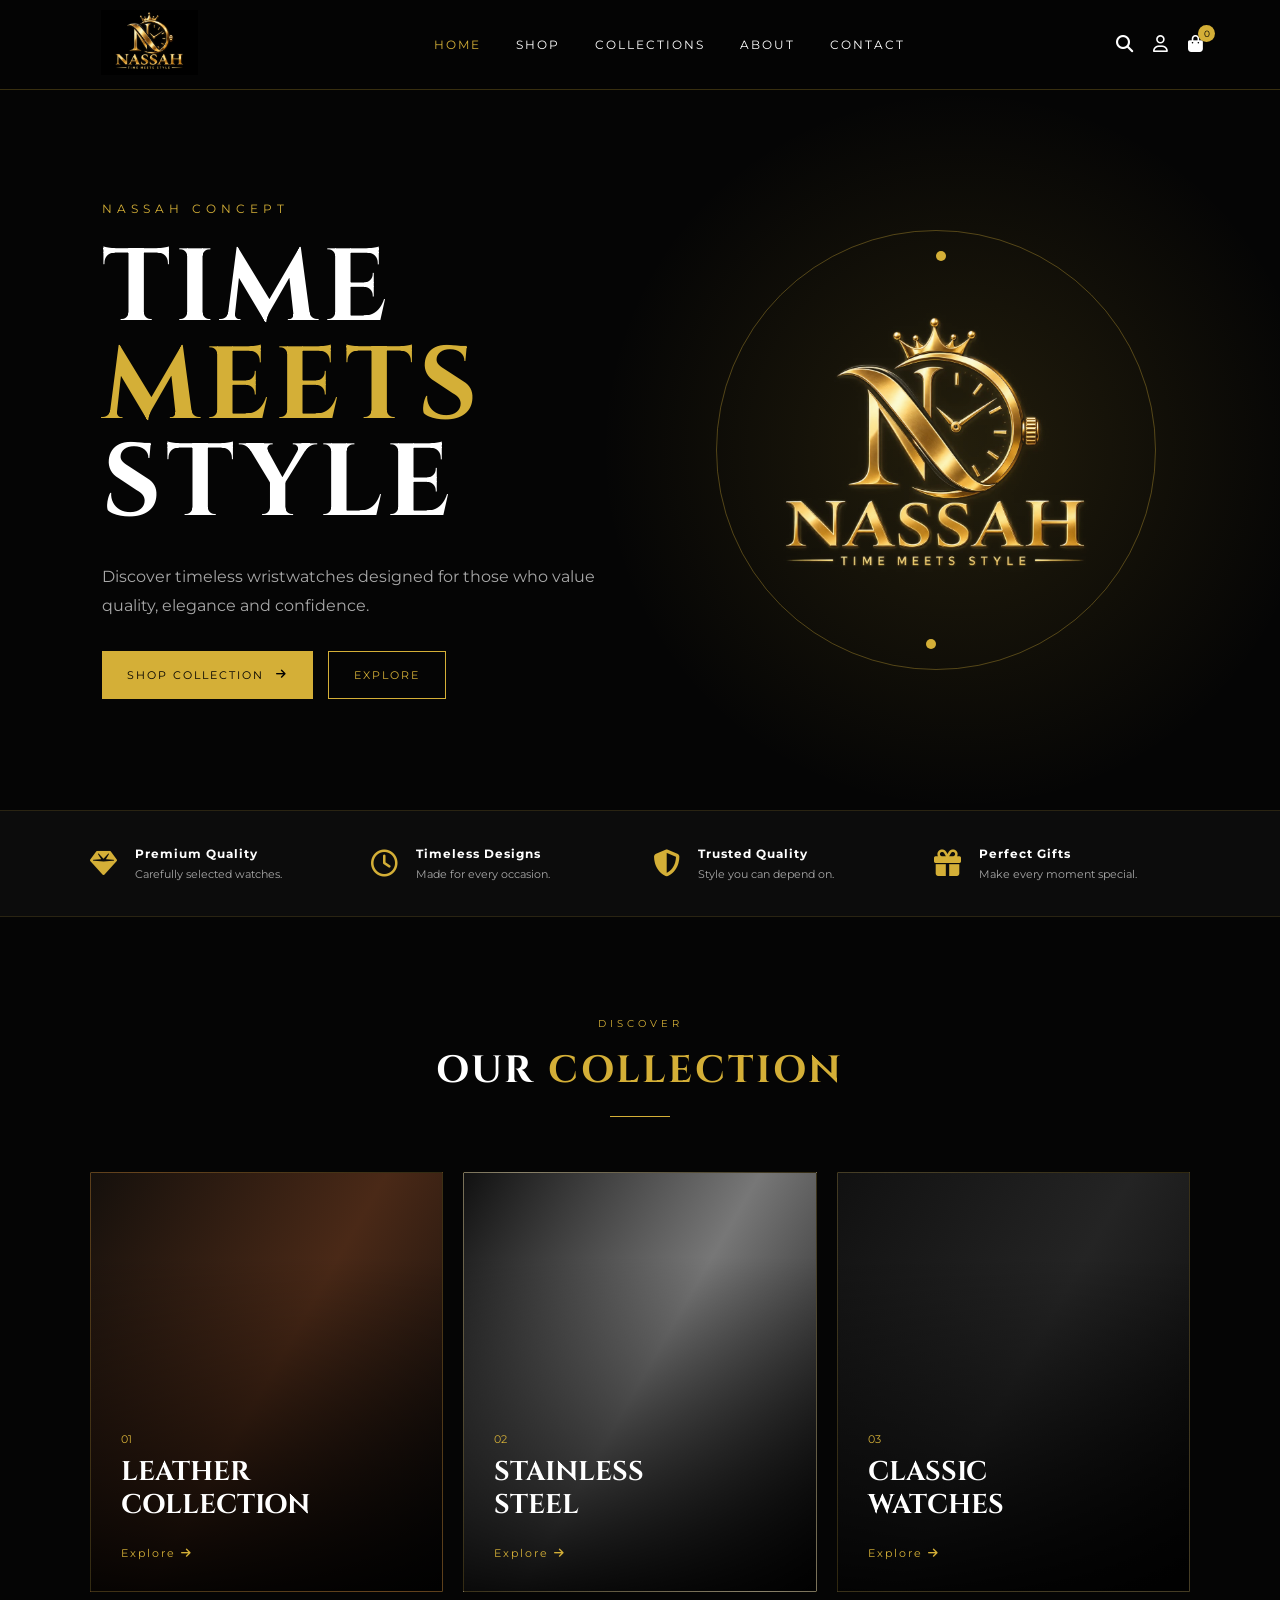
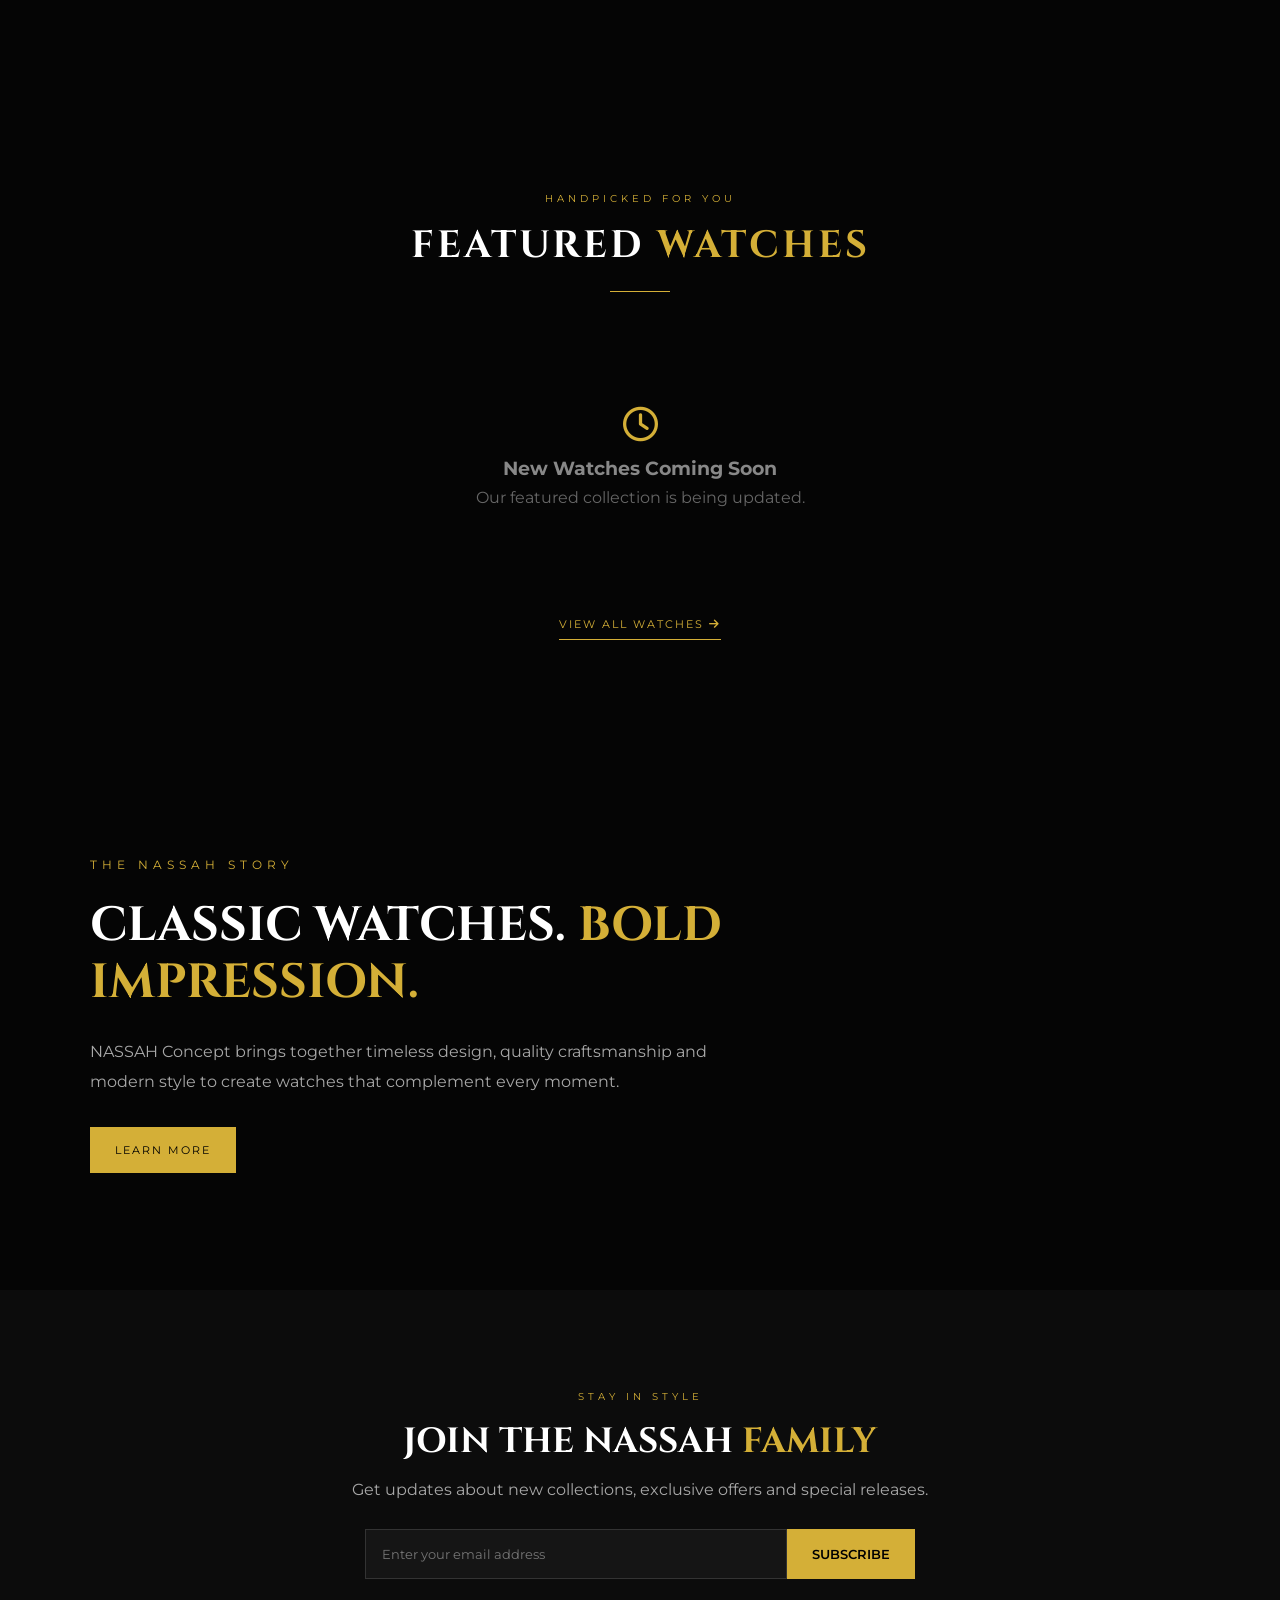
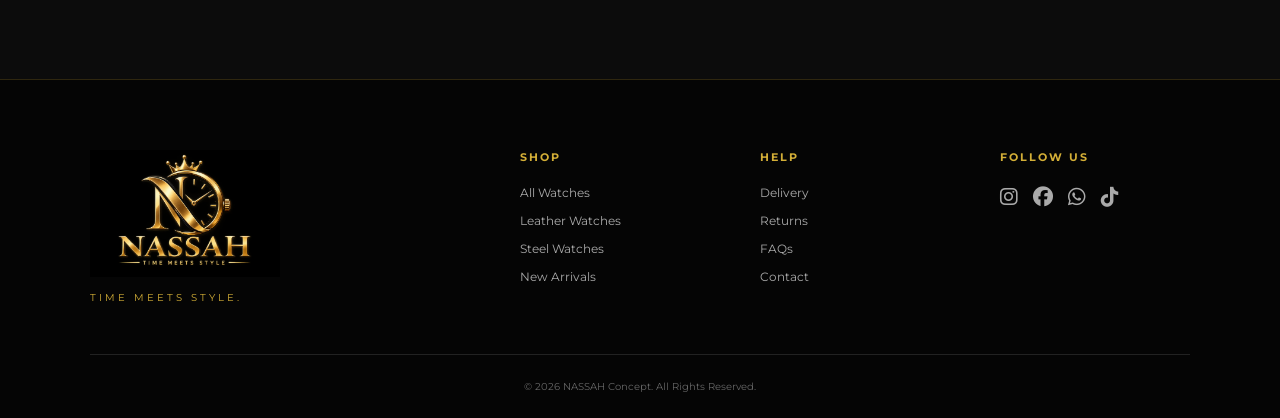
<file: index.html>
<!DOCTYPE html>
<html lang="en">
<head>
    <meta charset="UTF-8">
    <meta name="viewport" content="width=device-width, initial-scale=1.0">

    <title>NASSAH Concept | Time Meets Style</title>

    <link rel="stylesheet" href="./css/style.css">

    <link
        rel="stylesheet"
        href="https://cdnjs.cloudflare.com/ajax/libs/font-awesome/6.5.2/css/all.min.css"
    >
</head>

<body>

    <!-- ==============================
         HEADER
    =============================== -->

    <header class="header">

        <div class="logo">
            <img src="images/nassah-logo.jpeg" alt="NASSAH Concept">
        </div>

        <nav class="navbar">

            <a href="index.html" class="active">
                Home
            </a>

            <a href="pages/shop.html">
                Shop
            </a>

            <a href="#collections">
                Collections
            </a>

            <a href="#about">
                About
            </a>

            <a href="#contact">
                Contact
            </a>

        </nav>

        <div class="header-icons">

            <a href="#" title="Search">
                <i class="fa-solid fa-magnifying-glass"></i>
            </a>

            <a href="pages/login.html" title="Account">
                <i class="fa-regular fa-user"></i>
            </a>

            <a
                href="pages/cart.html"
                class="cart-icon"
                title="Cart"
            >

                <i class="fa-solid fa-bag-shopping"></i>

                <span id="cart-count">
                    0
                </span>

            </a>

            <button
                class="menu-btn"
                id="menu-btn"
                type="button"
            >

                <i class="fa-solid fa-bars"></i>

            </button>

        </div>

    </header>


    <!-- ==============================
         HERO
    =============================== -->

    <section class="hero">

        <div class="hero-content">

            <p class="small-title">
                NASSAH CONCEPT
            </p>

            <h1>
                TIME
                <span>MEETS</span>
                STYLE
            </h1>

            <p class="hero-description">

                Discover timeless wristwatches designed
                for those who value quality, elegance
                and confidence.

            </p>

            <div class="hero-buttons">

                <a
                    href="pages/shop.html"
                    class="gold-btn"
                >

                    SHOP COLLECTION

                    <i class="fa-solid fa-arrow-right"></i>

                </a>

                <a
                    href="#collections"
                    class="outline-btn"
                >
                    EXPLORE
                </a>

            </div>

        </div>


        <div class="hero-watch">

            <div class="gold-circle"></div>

            <img
                src="images/nassah-logo.jpeg"
                alt="NASSAH Luxury"
            >

        </div>

    </section>


    <!-- ==============================
         FEATURES
    =============================== -->

    <section class="features">

        <div class="feature">

            <i class="fa-solid fa-gem"></i>

            <div>

                <h3>
                    Premium Quality
                </h3>

                <p>
                    Carefully selected watches.
                </p>

            </div>

        </div>


        <div class="feature">

            <i class="fa-regular fa-clock"></i>

            <div>

                <h3>
                    Timeless Designs
                </h3>

                <p>
                    Made for every occasion.
                </p>

            </div>

        </div>


        <div class="feature">

            <i class="fa-solid fa-shield-halved"></i>

            <div>

                <h3>
                    Trusted Quality
                </h3>

                <p>
                    Style you can depend on.
                </p>

            </div>

        </div>


        <div class="feature">

            <i class="fa-solid fa-gift"></i>

            <div>

                <h3>
                    Perfect Gifts
                </h3>

                <p>
                    Make every moment special.
                </p>

            </div>

        </div>

    </section>


    <!-- ==============================
         COLLECTIONS
    =============================== -->

    <section
        class="collections"
        id="collections"
    >

        <div class="section-heading">

            <p>
                DISCOVER
            </p>

            <h2>
                OUR <span>COLLECTION</span>
            </h2>

            <div class="gold-line"></div>

        </div>


        <div class="category-grid">

            <div class="category-card leather">

                <div class="category-content">

                    <p>
                        01
                    </p>

                    <h3>
                        LEATHER<br>
                        COLLECTION
                    </h3>

                    <a href="pages/shop.html">
                        Explore
                        <i class="fa-solid fa-arrow-right"></i>
                    </a>

                </div>

            </div>


            <div class="category-card steel">

                <div class="category-content">

                    <p>
                        02
                    </p>

                    <h3>
                        STAINLESS<br>
                        STEEL
                    </h3>

                    <a href="pages/shop.html">
                        Explore
                        <i class="fa-solid fa-arrow-right"></i>
                    </a>

                </div>

            </div>


            <div class="category-card classic">

                <div class="category-content">

                    <p>
                        03
                    </p>

                    <h3>
                        CLASSIC<br>
                        WATCHES
                    </h3>

                    <a href="pages/shop.html">
                        Explore
                        <i class="fa-solid fa-arrow-right"></i>
                    </a>

                </div>

            </div>

        </div>

    </section>


    <!-- ==============================
         FEATURED PRODUCTS
    =============================== -->

    <section class="featured">

        <div class="section-heading">

            <p>
                HANDPICKED FOR YOU
            </p>

            <h2>
                FEATURED <span>WATCHES</span>
            </h2>

            <div class="gold-line"></div>

        </div>


        <!--
            PRODUCTS WILL BE LOADED HERE
            FROM nassahProducts
        -->

        <div
            class="products-grid"
            id="featuredProducts"
        >

        </div>


        <a
            href="pages/shop.html"
            class="view-all"
        >

            VIEW ALL WATCHES

            <i class="fa-solid fa-arrow-right"></i>

        </a>

    </section>


    <!-- ==============================
         ABOUT
    =============================== -->

    <section
        class="about"
        id="about"
    >

        <div class="about-content">

            <p class="small-title">
                THE NASSAH STORY
            </p>

            <h2>

                CLASSIC WATCHES.
                <span>BOLD IMPRESSION.</span>

            </h2>

            <p>

                NASSAH Concept brings together
                timeless design, quality craftsmanship
                and modern style to create watches
                that complement every moment.

            </p>

            <a
                href="#contact"
                class="gold-btn"
            >
                LEARN MORE
            </a>

        </div>

    </section>


    <!-- ==============================
         NEWSLETTER
    =============================== -->

    <section class="newsletter">

        <p>
            STAY IN STYLE
        </p>

        <h2>

            JOIN THE NASSAH
            <span>FAMILY</span>

        </h2>

        <p>

            Get updates about new collections,
            exclusive offers and special releases.

        </p>


        <form id="newsletterForm">

            <input
                type="email"
                placeholder="Enter your email address"
                required
            >

            <button type="submit">
                SUBSCRIBE
            </button>

        </form>

    </section>


    <!-- ==============================
         FOOTER
    =============================== -->

    <footer id="contact">

        <div class="footer-logo">

            <img
                src="images/nassah-logo.jpeg"
                alt="NASSAH Concept"
            >

            <p>
                TIME MEETS STYLE.
            </p>

        </div>


        <div class="footer-column">

            <h3>
                SHOP
            </h3>

            <a href="pages/shop.html">
                All Watches
            </a>

            <a href="pages/shop.html">
                Leather Watches
            </a>

            <a href="pages/shop.html">
                Steel Watches
            </a>

            <a href="pages/shop.html">
                New Arrivals
            </a>

        </div>


        <div class="footer-column">

            <h3>
                HELP
            </h3>

            <a href="#">
                Delivery
            </a>

            <a href="#">
                Returns
            </a>

            <a href="#">
                FAQs
            </a>

            <a href="#contact">
                Contact
            </a>

        </div>


        <div class="footer-column">

            <h3>
                FOLLOW US
            </h3>

            <div class="socials">

                <a href="#">
                    <i class="fa-brands fa-instagram"></i>
                </a>

                <a href="#">
                    <i class="fa-brands fa-facebook"></i>
                </a>

                <a href="#">
                    <i class="fa-brands fa-whatsapp"></i>
                </a>

                <a href="#">
                    <i class="fa-brands fa-tiktok"></i>
                </a>

            </div>

        </div>


        <div class="copyright">

            © 2026 NASSAH Concept.
            All Rights Reserved.

        </div>

    </footer>


    <!-- ==============================
         PAGE SCRIPT
    =============================== -->

    <script>

    /* =========================================
       GET PRODUCTS FROM ADMIN
    ========================================= */

    function getProducts() {

        try {

            const stored =
                localStorage.getItem(
                    "nassahProducts"
                );

            if (!stored) {

                return [];

            }

            return JSON.parse(stored);

        } catch (error) {

            console.error(
                "Could not load products:",
                error
            );

            return [];

        }

    }


    /* =========================================
       FORMAT PRICE
    ========================================= */

    function formatPrice(price) {

        return Number(price || 0)
            .toLocaleString("en-NG");

    }


    /* =========================================
       ESCAPE HTML
    ========================================= */

    function escapeHTML(value) {

        return String(value ?? "")
            .replace(/&/g, "&amp;")
            .replace(/</g, "&lt;")
            .replace(/>/g, "&gt;")
            .replace(/"/g, "&quot;")
            .replace(/'/g, "&#039;");

    }


    /* =========================================
       LOAD FEATURED PRODUCTS
    ========================================= */

    function loadFeaturedProducts() {

        const container =
            document.getElementById(
                "featuredProducts"
            );


        const products =
            getProducts();


        /*
            Only products marked as featured
            will appear here.
        */

        const featured =
            products.filter(
                product =>
                    product.featured === true &&
                    Number(product.stock) > 0
            );


        container.innerHTML = "";


        /* NO FEATURED PRODUCTS */

        if (featured.length === 0) {

            container.innerHTML = `

                <div style="
                    grid-column:1/-1;
                    text-align:center;
                    padding:60px 20px;
                    color:#666;
                ">

                    <i
                        class="fa-regular fa-clock"
                        style="
                            color:var(--gold);
                            font-size:35px;
                            margin-bottom:15px;
                        "
                    ></i>

                    <h3 style="
                        color:#888;
                        margin-bottom:8px;
                    ">
                        New Watches Coming Soon
                    </h3>

                    <p>
                        Our featured collection
                        is being updated.
                    </p>

                </div>

            `;

            return;

        }


        /*
            Display maximum 6 featured products
            on the homepage.
        */

        featured
            .slice(0, 6)
            .forEach(product => {

                const card =
                    document.createElement(
                        "div"
                    );

                card.className =
                    "product-card";


                const discount =
                    Number(
                        product.discount
                    ) || 0;


                let priceHTML = `

                    ₦${formatPrice(
                        product.price
                    )}

                `;


                /*
                    Calculate discounted price
                */

                if (discount > 0) {

                    const salePrice =
                        Number(
                            product.price
                        ) *
                        (1 - discount / 100);


                    priceHTML = `

                        <del>
                            ₦${formatPrice(
                                product.price
                            )}
                        </del>

                        ₦${formatPrice(
                            salePrice
                        )}

                    `;

                }


                /*
                    Badge
                */

                let badge =
                    "FEATURED";


                if (discount > 0) {

                    badge =
                        "SALE";

                }


                /*
                    Image
                */

                const imageHTML =
                    product.image
                    ? `

                        <img
                            src="${escapeHTML(
                                product.image
                            )}"
                            alt="${escapeHTML(
                                product.name
                            )}"
                        >

                    `
                    : `

                        <i
                            class="fa-regular fa-clock"
                        ></i>

                    `;


                card.innerHTML = `

                    <div class="product-image">

                        <span class="badge">
                            ${badge}
                        </span>


                        <div class="watch-placeholder">

                            ${imageHTML}

                        </div>


                        <button
                            class="wishlist"
                            type="button"
                            onclick="toggleWishlist(this)"
                            aria-label="Add to wishlist"
                        >

                            <i
                                class="fa-regular fa-heart"
                            ></i>

                        </button>

                    </div>


                    <div class="product-info">

                        <p>
                            ${escapeHTML(
                                String(
                                    product.category || "WATCH"
                                ).toUpperCase()
                            )}
                            COLLECTION
                        </p>


                        <h3>
                            ${escapeHTML(
                                product.name
                            )}
                        </h3>


                        <div class="price">

                            ${priceHTML}

                        </div>


                        <button
                            class="add-cart"
                            type="button"
                            onclick="addProductToCart('${escapeHTML(
                                product.id
                            )}')"
                        >

                            ADD TO CART

                        </button>

                    </div>

                `;


                container.appendChild(
                    card
                );

            });

    }


    /* =========================================
       CART
    ========================================= */

    function getCart() {

        try {

            const cart =
                localStorage.getItem(
                    "nassahCart"
                );

            return cart
                ? JSON.parse(cart)
                : [];

        } catch {

            return [];

        }

    }


    function saveCart(cart) {

        localStorage.setItem(
            "nassahCart",
            JSON.stringify(cart)
        );

    }


    /* =========================================
       ADD PRODUCT TO CART
    ========================================= */

    function addProductToCart(productId) {

        const products =
            getProducts();


        const product =
            products.find(
                item =>
                    item.id === productId
            );


        if (!product) {

            alert(
                "Sorry, this product could not be found."
            );

            return;

        }


        if (
            Number(product.stock) <= 0
        ) {

            alert(
                "Sorry, this product is out of stock."
            );

            return;

        }


        const cart =
            getCart();


        const existing =
            cart.find(
                item =>
                    item.id === product.id
            );


        if (existing) {

            if (
                existing.quantity <
                Number(product.stock)
            ) {

                existing.quantity++;

            } else {

                alert(
                    "You have reached the available stock."
                );

                return;

            }

        } else {

            cart.push({

                id:
                    product.id,

                name:
                    product.name,

                price:
                    Number(product.price),

                image:
                    product.image || "",

                quantity:
                    1

            });

        }


        saveCart(cart);


        updateCartCount();


        showCartMessage(
            product.name +
            " added to cart."
        );

    }


    /* =========================================
       CART COUNT
    ========================================= */

    function updateCartCount() {

        const cart =
            getCart();


        const count =
            cart.reduce(
                (total, item) =>
                    total +
                    Number(item.quantity || 0),
                0
            );


        const cartCount =
            document.getElementById(
                "cart-count"
            );


        if (cartCount) {

            cartCount.textContent =
                count;

        }

    }


    /* =========================================
       CART MESSAGE
    ========================================= */

    function showCartMessage(message) {

        let messageBox =
            document.getElementById(
                "cartMessage"
            );


        if (!messageBox) {

            messageBox =
                document.createElement(
                    "div"
                );

            messageBox.id =
                "cartMessage";


            messageBox.style.position =
                "fixed";

            messageBox.style.bottom =
                "25px";

            messageBox.style.right =
                "25px";

            messageBox.style.zIndex =
                "9999";

            messageBox.style.background =
                "#111";

            messageBox.style.color =
                "#fff";

            messageBox.style.border =
                "1px solid #c9a227";

            messageBox.style.padding =
                "14px 20px";

            messageBox.style.fontSize =
                "12px";

            messageBox.style.boxShadow =
                "0 10px 30px rgba(0,0,0,.4)";


            document.body.appendChild(
                messageBox
            );

        }


        messageBox.textContent =
            message;


        clearTimeout(
            window.cartMessageTimer
        );


        window.cartMessageTimer =
            setTimeout(
                () => {

                    messageBox.remove();

                },
                2500
            );

    }


    /* =========================================
       WISHLIST
    ========================================= */

    function toggleWishlist(button) {

        const icon =
            button.querySelector(
                "i"
            );


        icon.classList.toggle(
            "fa-regular"
        );

        icon.classList.toggle(
            "fa-solid"
        );

    }


    /* =========================================
       MOBILE MENU
    ========================================= */

    const menuButton =
        document.getElementById(
            "menu-btn"
        );


    const navbar =
        document.querySelector(
            ".navbar"
        );


    if (
        menuButton &&
        navbar
    ) {

        menuButton.addEventListener(
            "click",
            () => {

                navbar.classList.toggle(
                    "active"
                );

            }
        );

    }


    /* =========================================
       NEWSLETTER
    ========================================= */

    const newsletterForm =
        document.getElementById(
            "newsletterForm"
        );


    if (newsletterForm) {

        newsletterForm.addEventListener(
            "submit",
            function(event) {

                event.preventDefault();


                alert(
                    "Thank you for joining the NASSAH family!"
                );


                newsletterForm.reset();

            }
        );

    }


    /* =========================================
       INITIALIZE
    ========================================= */

    loadFeaturedProducts();

    updateCartCount();

    </script>

</body>
</html>
</file>
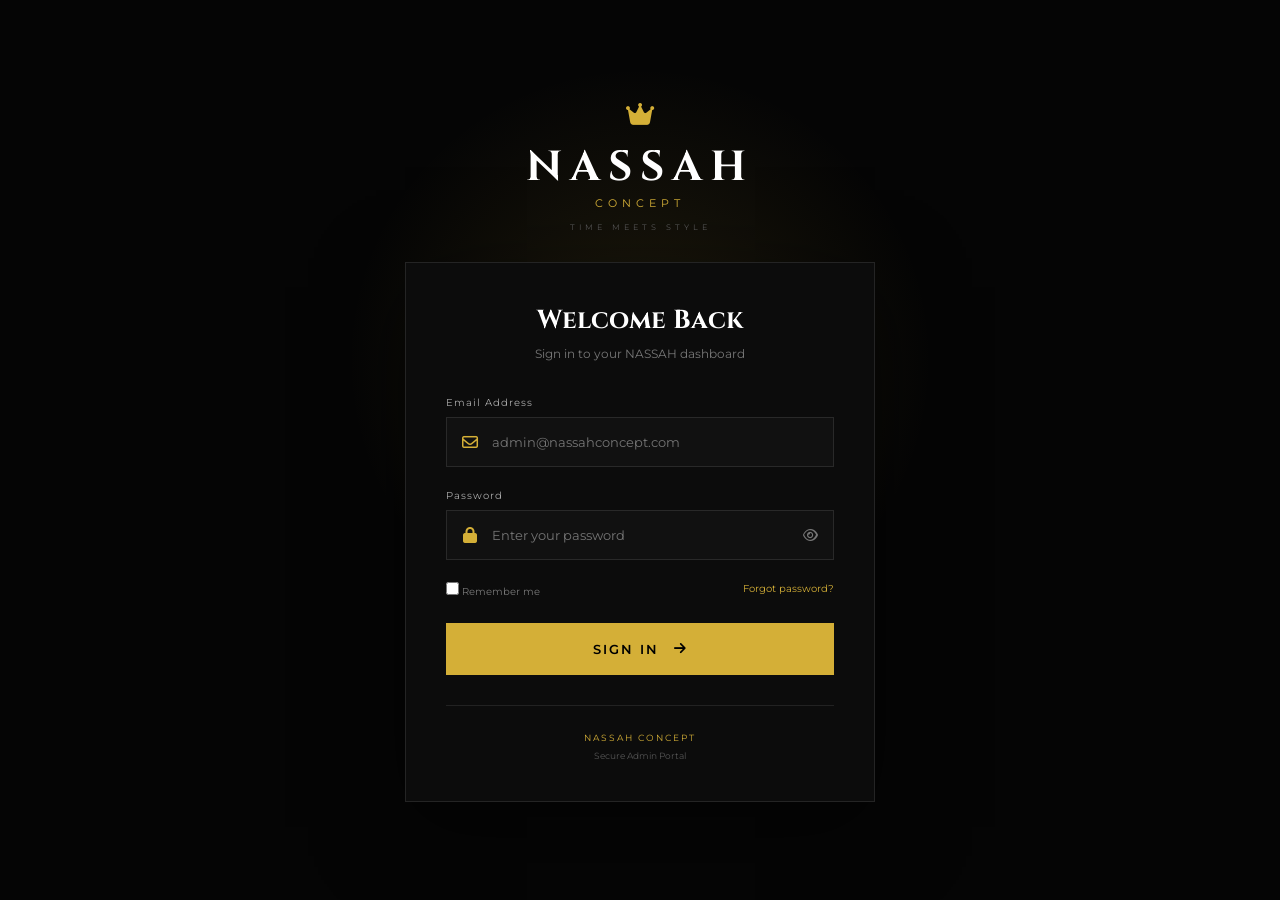
<file: admin/index.html>
<!DOCTYPE html>
<html lang="en">

<head>

    <meta charset="UTF-8">
    <meta
        name="viewport"
        content="width=device-width, initial-scale=1.0"
    >

    <title>NASSAH Concept | Admin Dashboard</title>

    <link
        rel="stylesheet"
        href="../admin-css/admin.css"
    >

    <link
        rel="stylesheet"
        href="https://cdnjs.cloudflare.com/ajax/libs/font-awesome/6.5.2/css/all.min.css"
    >

    <style>

        /* =====================================================
           DASHBOARD
        ===================================================== */

        .dashboard-page {
            padding: 35px;
        }

        .dashboard-header {
            display: flex;
            justify-content: space-between;
            align-items: flex-end;
            margin-bottom: 30px;
        }

        .dashboard-header small {
            display: block;
            color: var(--gold);
            font-size: 9px;
            letter-spacing: 2px;
            margin-bottom: 8px;
        }

        .dashboard-header h1 {
            margin: 0;
            font-family: 'Cinzel', serif;
            font-size: 30px;
        }

        .dashboard-date {
            color: #777;
            font-size: 10px;
        }


        /* =====================================================
           STATS
        ===================================================== */

        .stats-grid {
            display: grid;
            grid-template-columns: repeat(4, 1fr);
            gap: 18px;
            margin-bottom: 20px;
        }

        .stat-card {
            background: var(--card);
            border: 1px solid var(--border);
            padding: 22px;
            transition: .3s ease;
        }

        .stat-card:hover {
            border-color: var(--gold);
            transform: translateY(-3px);
        }

        .stat-card-top {
            display: flex;
            justify-content: space-between;
            align-items: center;
            margin-bottom: 18px;
        }

        .stat-icon {
            width: 44px;
            height: 44px;
            display: flex;
            align-items: center;
            justify-content: center;
            background: #191919;
            color: var(--gold);
            font-size: 17px;
        }

        .stat-card h2 {
            margin: 0 0 7px;
            color: #eee;
            font-size: 25px;
        }

        .stat-card p {
            margin: 0;
            color: #666;
            font-size: 9px;
            letter-spacing: 1px;
        }

        .stat-change {
            color: #73bd88;
            font-size: 9px;
        }


        /* =====================================================
           EXTRA STATS
        ===================================================== */

        .secondary-stats {
            display: grid;
            grid-template-columns: repeat(3, 1fr);
            gap: 18px;
            margin-bottom: 25px;
        }

        .mini-stat {
            background: var(--card);
            border: 1px solid var(--border);
            padding: 18px 20px;
            display: flex;
            align-items: center;
            gap: 15px;
        }

        .mini-stat-icon {
            width: 40px;
            height: 40px;
            display: flex;
            align-items: center;
            justify-content: center;
            background: #191919;
            color: var(--gold);
        }

        .mini-stat strong {
            display: block;
            color: #ddd;
            font-size: 16px;
            margin-bottom: 4px;
        }

        .mini-stat span {
            color: #666;
            font-size: 8px;
            letter-spacing: 1px;
        }

        .danger-number {
            color: #d95c5c !important;
        }

        .warning-number {
            color: #d5a832 !important;
        }


        /* =====================================================
           DASHBOARD GRID
        ===================================================== */

        .dashboard-grid {
            display: grid;
            grid-template-columns: 2fr 1fr;
            gap: 20px;
            margin-bottom: 20px;
        }

        .dashboard-card {
            background: var(--card);
            border: 1px solid var(--border);
            padding: 25px;
        }

        .card-heading {
            display: flex;
            justify-content: space-between;
            align-items: center;
            margin-bottom: 25px;
        }

        .card-heading h2 {
            margin: 0;
            font-family: 'Cinzel', serif;
            font-size: 16px;
        }

        .card-heading span {
            color: var(--gold);
            font-size: 8px;
            letter-spacing: 1px;
        }


        /* =====================================================
           SALES CHART
        ===================================================== */

        .sales-chart {
            height: 260px;
            display: flex;
            align-items: flex-end;
            gap: 14px;
            padding: 15px 5px 25px;
            border-bottom: 1px solid #292929;
        }

        .chart-column {
            flex: 1;
            height: 100%;
            display: flex;
            align-items: flex-end;
            justify-content: center;
            position: relative;
        }

        .chart-bar {
            width: 65%;
            min-height: 8px;
            background: var(--gold);
            opacity: .75;
            transition: .3s;
        }

        .chart-bar:hover {
            opacity: 1;
        }

        .chart-label {
            position: absolute;
            bottom: -23px;
            color: #666;
            font-size: 8px;
        }

        .chart-empty {
            width: 100%;
            height: 100%;
            display: flex;
            align-items: center;
            justify-content: center;
            color: #555;
            font-size: 9px;
        }


        /* =====================================================
           TOP PRODUCTS
        ===================================================== */

        .top-product {
            display: flex;
            align-items: center;
            gap: 12px;
            padding: 14px 0;
            border-bottom: 1px solid #202020;
        }

        .top-product:last-child {
            border-bottom: none;
        }

        .product-thumb {
            width: 48px;
            height: 48px;
            background: #191919;
            display: flex;
            align-items: center;
            justify-content: center;
            overflow: hidden;
            flex-shrink: 0;
        }

        .product-thumb img {
            width: 100%;
            height: 100%;
            object-fit: cover;
        }

        .product-thumb i {
            color: var(--gold);
        }

        .product-details {
            flex: 1;
        }

        .product-details strong {
            display: block;
            color: #ddd;
            font-size: 10px;
            margin-bottom: 5px;
        }

        .product-details small {
            color: #555;
            font-size: 8px;
        }

        .product-price {
            color: var(--gold);
            font-size: 9px;
        }


        /* =====================================================
           ORDERS
        ===================================================== */

        .orders-card {
            margin-bottom: 20px;
        }

        .table-scroll {
            width: 100%;
            overflow-x: auto;
        }

        .orders-table {
            width: 100%;
            border-collapse: collapse;
            min-width: 600px;
        }

        .orders-table th {
            text-align: left;
            color: #555;
            font-size: 8px;
            letter-spacing: 1px;
            padding: 12px 8px;
            border-bottom: 1px solid #292929;
        }

        .orders-table td {
            color: #aaa;
            font-size: 9px;
            padding: 15px 8px;
            border-bottom: 1px solid #202020;
        }

        .orders-table tr:hover td {
            background: rgba(255,255,255,.015);
        }

        .order-id {
            color: var(--gold) !important;
            font-weight: 700;
        }

        .order-status {
            display: inline-block;
            padding: 5px 8px;
            font-size: 7px;
            text-transform: uppercase;
        }

        .status-pending {
            color: #d5a832;
            background: rgba(213,168,50,.1);
        }

        .status-completed,
        .status-delivered {
            color: #73bd88;
            background: rgba(115,189,136,.1);
        }

        .status-cancelled {
            color: #d95c5c;
            background: rgba(217,92,92,.1);
        }

        .status-processing {
            color: #7da7d9;
            background: rgba(125,167,217,.1);
        }


        /* =====================================================
           LOW STOCK
        ===================================================== */

        .stock-list {
            display: flex;
            flex-direction: column;
        }

        .stock-item {
            display: flex;
            align-items: center;
            justify-content: space-between;
            padding: 14px 0;
            border-bottom: 1px solid #202020;
        }

        .stock-item:last-child {
            border-bottom: none;
        }

        .stock-name {
            color: #bbb;
            font-size: 9px;
        }

        .stock-number {
            color: #d95c5c;
            font-size: 9px;
        }

        .stock-ok {
            color: #73bd88;
        }


        /* =====================================================
           QUICK ACTIONS
        ===================================================== */

        .quick-actions {
            display: grid;
            grid-template-columns: repeat(4, 1fr);
            gap: 12px;
        }

        .quick-action {
            text-decoration: none;
            color: #aaa;
            background: #151515;
            border: 1px solid #252525;
            padding: 18px;
            display: flex;
            align-items: center;
            gap: 12px;
            transition: .3s;
        }

        .quick-action:hover {
            border-color: var(--gold);
            color: var(--gold);
        }

        .quick-action i {
            color: var(--gold);
            font-size: 14px;
        }

        .quick-action span {
            font-size: 9px;
        }


        /* =====================================================
           EMPTY
        ===================================================== */

        .empty-dashboard {
            text-align: center;
            padding: 35px 10px;
            color: #555;
        }

        .empty-dashboard i {
            color: var(--gold);
            font-size: 27px;
            margin-bottom: 12px;
        }

        .empty-dashboard p {
            margin: 0;
            font-size: 9px;
        }


        /* =====================================================
           MOBILE
        ===================================================== */

        @media (max-width: 1050px) {

            .stats-grid {
                grid-template-columns: repeat(2, 1fr);
            }

            .secondary-stats {
                grid-template-columns: 1fr 1fr;
            }

            .dashboard-grid {
                grid-template-columns: 1fr;
            }

            .quick-actions {
                grid-template-columns: repeat(2, 1fr);
            }

        }


        @media (max-width: 700px) {

            .dashboard-page {
                padding: 20px 15px;
            }

            .dashboard-header {
                flex-direction: column;
                align-items: flex-start;
                gap: 10px;
            }

            .stats-grid {
                grid-template-columns: 1fr;
            }

            .secondary-stats {
                grid-template-columns: 1fr;
            }

            .quick-actions {
                grid-template-columns: 1fr;
            }

            .dashboard-card {
                padding: 18px;
            }

            .sales-chart {
                min-width: 450px;
            }

        }

    </style>

</head>


<body>


<!-- =====================================================
     SIDEBAR
===================================================== -->

<aside class="sidebar" id="sidebar">

    <div class="sidebar-brand">

        <div class="brand-crown">
            <i class="fa-solid fa-crown"></i>
        </div>

        <div>
            <h2>NASSAH</h2>
            <span>CONCEPT</span>
        </div>

    </div>


    <div class="sidebar-menu">

        <p class="menu-label">
            MAIN MENU
        </p>

        <a
            href="index.html"
            class="menu-item active"
        >
            <i class="fa-solid fa-chart-pie"></i>
            <span>Dashboard</span>
        </a>

        <a
            href="products.html"
            class="menu-item"
        >
            <i class="fa-solid fa-box-open"></i>
            <span>Products</span>
        </a>

        <a
            href="orders.html"
            class="menu-item"
        >
            <i class="fa-solid fa-cart-shopping"></i>
            <span>Orders</span>
        </a>

        <a
            href="customers.html"
            class="menu-item"
        >
            <i class="fa-solid fa-users"></i>
            <span>Customers</span>
        </a>


        <p class="menu-label">
            MANAGEMENT
        </p>

        <a
            href="promotions.html"
            class="menu-item"
        >
            <i class="fa-solid fa-tags"></i>
            <span>Promotions</span>
        </a>

        <a
            href="inventory.html"
            class="menu-item"
        >
            <i class="fa-solid fa-warehouse"></i>
            <span>Inventory</span>
        </a>

        <a
            href="analytics.html"
            class="menu-item"
        >
            <i class="fa-solid fa-chart-line"></i>
            <span>Analytics</span>
        </a>


        <p class="menu-label">
            SYSTEM
        </p>

        <a
            href="settings.html"
            class="menu-item"
        >
            <i class="fa-solid fa-gear"></i>
            <span>Settings</span>
        </a>

        <button
            class="menu-item logout"
            type="button"
            onclick="logout()"
        >
            <i class="fa-solid fa-right-from-bracket"></i>
            <span>Logout</span>
        </button>

    </div>

</aside>



<!-- =====================================================
     MAIN
===================================================== -->

<main class="main-content">


    <!-- =================================================
         TOPBAR
    ================================================= -->

    <header class="topbar">

        <button
            class="mobile-menu"
            id="mobileMenu"
            type="button"
        >
            <i class="fa-solid fa-bars"></i>
        </button>


        <div class="page-location">

            <span>
                NASSAH CONCEPT
            </span>

            <i class="fa-solid fa-chevron-right"></i>

            <strong>
                Dashboard
            </strong>

        </div>


        <div class="topbar-actions">

            <button
                class="topbar-icon"
                type="button"
                title="Search"
            >
                <i class="fa-solid fa-magnifying-glass"></i>
            </button>


            <button
                class="topbar-icon notification"
                type="button"
                title="Notifications"
            >
                <i class="fa-regular fa-bell"></i>
                <span></span>
            </button>


            <div class="topbar-profile">

                <div class="admin-avatar">
                    A
                </div>

                <div class="profile-name">

                    <strong>
                        Admin
                    </strong>

                    <small>
                        Super Admin
                    </small>

                </div>

            </div>

        </div>

    </header>



    <!-- =================================================
         DASHBOARD CONTENT
    ================================================= -->

    <section class="dashboard-page">


        <!-- HEADER -->

        <div class="dashboard-header">

            <div>

                <small>
                    ADMINISTRATION
                </small>

                <h1>
                    Dashboard
                </h1>

            </div>

            <div
                class="dashboard-date"
                id="dashboardDate"
            ></div>

        </div>



        <!-- =================================================
             MAIN STATISTICS
        ================================================= -->

        <div class="stats-grid">


            <!-- SALES -->

            <div class="stat-card">

                <div class="stat-card-top">

                    <div class="stat-icon">
                        <i class="fa-solid fa-naira-sign"></i>
                    </div>

                    <span class="stat-change">
                        LIVE
                    </span>

                </div>

                <h2 id="totalSales">
                    ₦0
                </h2>

                <p>
                    TOTAL SALES
                </p>

            </div>


            <!-- ORDERS -->

            <div class="stat-card">

                <div class="stat-card-top">

                    <div class="stat-icon">
                        <i class="fa-solid fa-cart-shopping"></i>
                    </div>

                    <span class="stat-change">
                        LIVE
                    </span>

                </div>

                <h2 id="totalOrders">
                    0
                </h2>

                <p>
                    TOTAL ORDERS
                </p>

            </div>


            <!-- PRODUCTS -->

            <div class="stat-card">

                <div class="stat-card-top">

                    <div class="stat-icon">
                        <i class="fa-solid fa-box-open"></i>
                    </div>

                </div>

                <h2 id="totalProducts">
                    0
                </h2>

                <p>
                    TOTAL PRODUCTS
                </p>

            </div>


            <!-- CUSTOMERS -->

            <div class="stat-card">

                <div class="stat-card-top">

                    <div class="stat-icon">
                        <i class="fa-solid fa-users"></i>
                    </div>

                </div>

                <h2 id="totalCustomers">
                    0
                </h2>

                <p>
                    CUSTOMERS
                </p>

            </div>

        </div>



        <!-- =================================================
             SECONDARY STATISTICS
        ================================================= -->

        <div class="secondary-stats">


            <div class="mini-stat">

                <div class="mini-stat-icon">
                    <i class="fa-solid fa-clock"></i>
                </div>

                <div>

                    <strong id="pendingOrders">
                        0
                    </strong>

                    <span>
                        PENDING ORDERS
                    </span>

                </div>

            </div>


            <div class="mini-stat">

                <div class="mini-stat-icon">
                    <i class="fa-solid fa-triangle-exclamation"></i>
                </div>

                <div>

                    <strong
                        id="lowStock"
                        class="warning-number"
                    >
                        0
                    </strong>

                    <span>
                        LOW STOCK
                    </span>

                </div>

            </div>


            <div class="mini-stat">

                <div class="mini-stat-icon">
                    <i class="fa-solid fa-box-open"></i>
                </div>

                <div>

                    <strong
                        id="outOfStock"
                        class="danger-number"
                    >
                        0
                    </strong>

                    <span>
                        OUT OF STOCK
                    </span>

                </div>

            </div>

        </div>



        <!-- =================================================
             SALES + TOP PRODUCTS
        ================================================= -->

        <div class="dashboard-grid">


            <!-- SALES -->

            <div class="dashboard-card">

                <div class="card-heading">

                    <h2>
                        Sales Overview
                    </h2>

                    <span>
                        LAST 7 DAYS
                    </span>

                </div>


                <div
                    class="sales-chart"
                    id="salesChart"
                ></div>

            </div>



            <!-- TOP PRODUCTS -->

            <div class="dashboard-card">

                <div class="card-heading">

                    <h2>
                        Top Products
                    </h2>

                    <span>
                        CATALOG
                    </span>

                </div>


                <div id="topProducts"></div>

            </div>

        </div>



        <!-- =================================================
             RECENT ORDERS
        ================================================= -->

        <div class="dashboard-card orders-card">

            <div class="card-heading">

                <h2>
                    Recent Orders
                </h2>

                <span>
                    LATEST
                </span>

            </div>


            <div class="table-scroll">

                <table class="orders-table">

                    <thead>

                        <tr>

                            <th>
                                ORDER
                            </th>

                            <th>
                                CUSTOMER
                            </th>

                            <th>
                                AMOUNT
                            </th>

                            <th>
                                STATUS
                            </th>

                            <th>
                                DATE
                            </th>

                        </tr>

                    </thead>


                    <tbody id="recentOrders"></tbody>

                </table>

            </div>

        </div>



        <!-- =================================================
             LOW STOCK + QUICK ACTIONS
        ================================================= -->

        <div class="dashboard-grid">


            <!-- LOW STOCK -->

            <div class="dashboard-card">

                <div class="card-heading">

                    <h2>
                        Stock Alert
                    </h2>

                    <span>
                        INVENTORY
                    </span>

                </div>


                <div
                    class="stock-list"
                    id="lowStockList"
                ></div>

            </div>



            <!-- QUICK ACTIONS -->

            <div class="dashboard-card">

                <div class="card-heading">

                    <h2>
                        Quick Actions
                    </h2>

                    <span>
                        MANAGEMENT
                    </span>

                </div>


                <div class="quick-actions">


                    <a
                        href="products.html"
                        class="quick-action"
                    >
                        <i class="fa-solid fa-plus"></i>

                        <span>
                            Add Product
                        </span>
                    </a>


                    <a
                        href="orders.html"
                        class="quick-action"
                    >
                        <i class="fa-solid fa-cart-shopping"></i>

                        <span>
                            View Orders
                        </span>
                    </a>


                    <a
                        href="inventory.html"
                        class="quick-action"
                    >
                        <i class="fa-solid fa-warehouse"></i>

                        <span>
                            Inventory
                        </span>
                    </a>


                    <a
                        href="customers.html"
                        class="quick-action"
                    >
                        <i class="fa-solid fa-users"></i>

                        <span>
                            Customers
                        </span>
                    </a>

                </div>

            </div>

        </div>

    </section>

</main>



<!-- =====================================================
     JAVASCRIPT
===================================================== -->

<script>


/* =====================================================
   ADMIN LOGIN PROTECTION
===================================================== */

if (
    localStorage.getItem("nassahAdminLoggedIn")
    !== "true"
) {

    window.location.href =
        "login.html";

}



/* =====================================================
   GET PRODUCTS
===================================================== */

function getProducts() {

    try {

        const data =
            localStorage.getItem(
                "nassahProducts"
            );

        if (!data) {
            return [];
        }

        const products =
            JSON.parse(data);

        return Array.isArray(products)
            ? products
            : [];

    } catch (error) {

        console.error(
            "Products error:",
            error
        );

        return [];

    }

}



/* =====================================================
   GET ORDERS
===================================================== */

function getOrders() {

    try {

        const data =
            localStorage.getItem(
                "nassahOrders"
            );

        if (!data) {
            return [];
        }

        const orders =
            JSON.parse(data);

        return Array.isArray(orders)
            ? orders
            : [];

    } catch (error) {

        console.error(
            "Orders error:",
            error
        );

        return [];

    }

}



/* =====================================================
   FORMAT MONEY
===================================================== */

function formatMoney(amount) {

    return "₦" +
        Number(amount || 0)
            .toLocaleString("en-NG");

}



/* =====================================================
   CAPITALIZE
===================================================== */

function capitalize(text) {

    if (!text) {
        return "";
    }

    return text
        .charAt(0)
        .toUpperCase()
        + text.slice(1);

}



/* =====================================================
   GET ORDER TOTAL
===================================================== */

function getOrderTotal(order) {

    return Number(
        order.total ??
        order.amount ??
        order.grandTotal ??
        0
    );

}



/* =====================================================
   GET CUSTOMER NAME
===================================================== */

function getCustomerName(order) {

    return (
        order.customerName ||
        order.customer ||
        order.name ||
        order.email ||
        "Customer"
    );

}



/* =====================================================
   GET ORDER STATUS
===================================================== */

function getOrderStatus(order) {

    return (
        order.status ||
        "pending"
    ).toLowerCase();

}



/* =====================================================
   GET ORDER DATE
===================================================== */

function getOrderDate(order) {

    const date =
        order.date ||
        order.createdAt ||
        order.created ||
        order.timestamp;

    if (!date) {
        return "—";
    }

    const parsed =
        new Date(date);

    if (
        Number.isNaN(
            parsed.getTime()
        )
    ) {
        return "—";
    }

    return parsed.toLocaleDateString(
        "en-NG",
        {
            day: "2-digit",
            month: "short",
            year: "numeric"
        }
    );

}



/* =====================================================
   UPDATE MAIN STATS
===================================================== */

function updateStats() {

    const products =
        getProducts();

    const orders =
        getOrders();


    /* PRODUCTS */

    document
        .getElementById("totalProducts")
        .textContent =
            products.length;


    /* ORDERS */

    document
        .getElementById("totalOrders")
        .textContent =
            orders.length;


    /* SALES */

    const sales =
        orders
            .filter(order =>
                getOrderStatus(order)
                !== "cancelled"
            )
            .reduce(
                (sum, order) =>
                    sum +
                    getOrderTotal(order),
                0
            );


    document
        .getElementById("totalSales")
        .textContent =
            formatMoney(sales);


    /* PENDING */

    const pending =
        orders.filter(order => {

            const status =
                getOrderStatus(order);

            return (
                status === "pending" ||
                status === "processing"
            );

        }).length;


    document
        .getElementById("pendingOrders")
        .textContent =
            pending;


    /* LOW STOCK */

    const low =
        products.filter(product => {

            const stock =
                Number(product.stock || 0);

            return (
                stock > 0 &&
                stock <= 10
            );

        }).length;


    document
        .getElementById("lowStock")
        .textContent =
            low;


    /* OUT OF STOCK */

    const out =
        products.filter(product =>
            Number(product.stock || 0)
            === 0
        ).length;


    document
        .getElementById("outOfStock")
        .textContent =
            out;


    /* CUSTOMERS */

    const customerSet =
        new Set();


    orders.forEach(order => {

        const customer =
            getCustomerName(order);

        if (
            customer &&
            customer !== "Customer"
        ) {

            customerSet.add(
                String(customer)
                    .toLowerCase()
            );

        }

    });


    /*
       If your customer page already
       stores customers, use them.
    */

    try {

        const storedCustomers =
            JSON.parse(
                localStorage.getItem(
                    "nassahCustomers"
                )
            );

        if (
            Array.isArray(
                storedCustomers
            )
        ) {

            storedCustomers.forEach(
                customer => {

                    customerSet.add(
                        String(
                            customer.email ||
                            customer.name ||
                            customer
                        ).toLowerCase()
                    );

                }
            );

        }

    } catch {}


    document
        .getElementById("totalCustomers")
        .textContent =
            customerSet.size;

}



/* =====================================================
   TOP PRODUCTS
===================================================== */

function renderTopProducts() {

    const products =
        getProducts();

    const container =
        document.getElementById(
            "topProducts"
        );


    container.innerHTML = "";


    if (products.length === 0) {

        container.innerHTML = `

            <div class="empty-dashboard">

                <i class="fa-solid fa-box-open"></i>

                <p>
                    No products added yet.
                </p>

            </div>

        `;

        return;

    }


    /*
       Featured products first.
       Then highest stock / catalog items.
    */

    const sorted =
        [...products]
            .sort(
                (a, b) =>
                    Number(b.featured) -
                    Number(a.featured)
            )
            .slice(0, 5);


    sorted.forEach(product => {

        const item =
            document.createElement(
                "div"
            );

        item.className =
            "top-product";


        const image =
            product.image
                ? `
                    <img
                        src="${product.image}"
                        alt="${product.name || "Product"}"
                    >
                  `
                : `
                    <i class="fa-regular fa-clock"></i>
                  `;


        item.innerHTML = `

            <div class="product-thumb">

                ${image}

            </div>


            <div class="product-details">

                <strong>
                    ${product.name || "Unnamed Product"}
                </strong>

                <small>
                    ${capitalize(
                        product.category ||
                        "General"
                    )}
                </small>

            </div>


            <div class="product-price">

                ${formatMoney(
                    product.price
                )}

            </div>

        `;


        container.appendChild(item);

    });

}



/* =====================================================
   RECENT ORDERS
===================================================== */

function renderRecentOrders() {

    const orders =
        getOrders();

    const container =
        document.getElementById(
            "recentOrders"
        );


    container.innerHTML = "";


    if (orders.length === 0) {

        container.innerHTML = `

            <tr>

                <td
                    colspan="5"
                    style="
                        text-align:center;
                        padding:40px;
                        color:#555;
                    "
                >

                    <i
                        class="fa-solid fa-cart-shopping"
                        style="
                            color:var(--gold);
                            font-size:24px;
                            margin-bottom:10px;
                        "
                    ></i>

                    <br>

                    No orders yet.

                </td>

            </tr>

        `;

        return;

    }


    const recent =
        [...orders]
            .reverse()
            .slice(0, 8);


    recent.forEach(order => {

        const row =
            document.createElement(
                "tr"
            );


        const status =
            getOrderStatus(order);


        let statusClass =
            "status-pending";


        if (
            status === "completed"
        ) {

            statusClass =
                "status-completed";

        } else if (
            status === "delivered"
        ) {

            statusClass =
                "status-delivered";

        } else if (
            status === "cancelled"
        ) {

            statusClass =
                "status-cancelled";

        } else if (
            status === "processing"
        ) {

            statusClass =
                "status-processing";

        }


        const orderId =
            order.id ||
            order.orderId ||
            "NASSAH";


        row.innerHTML = `

            <td class="order-id">

                #${orderId}

            </td>


            <td>

                ${getCustomerName(order)}

            </td>


            <td>

                ${formatMoney(
                    getOrderTotal(order)
                )}

            </td>


            <td>

                <span
                    class="
                        order-status
                        ${statusClass}
                    "
                >

                    ${capitalize(status)}

                </span>

            </td>


            <td>

                ${getOrderDate(order)}

            </td>

        `;


        container.appendChild(row);

    });

}



/* =====================================================
   LOW STOCK LIST
===================================================== */

function renderLowStock() {

    const products =
        getProducts();

    const container =
        document.getElementById(
            "lowStockList"
        );


    container.innerHTML = "";


    const lowProducts =
        products
            .filter(product =>
                Number(product.stock || 0)
                <= 10
            )
            .sort(
                (a, b) =>
                    Number(a.stock || 0) -
                    Number(b.stock || 0)
            )
            .slice(0, 6);


    if (lowProducts.length === 0) {

        container.innerHTML = `

            <div class="empty-dashboard">

                <i class="fa-solid fa-circle-check"></i>

                <p>
                    All products have healthy stock.
                </p>

            </div>

        `;

        return;

    }


    lowProducts.forEach(product => {

        const item =
            document.createElement(
                "div"
            );

        item.className =
            "stock-item";


        const stock =
            Number(product.stock || 0);


        item.innerHTML = `

            <span class="stock-name">

                ${product.name || "Unnamed Product"}

            </span>


            <span
                class="
                    stock-number
                    ${
                        stock === 0
                            ? ""
                            : "warning-number"
                    }
                "
            >

                ${
                    stock === 0
                        ? "OUT OF STOCK"
                        : `${stock} units left`
                }

            </span>

        `;


        container.appendChild(item);

    });

}



/* =====================================================
   SALES CHART
===================================================== */

function renderSalesChart() {

    const container =
        document.getElementById(
            "salesChart"
        );

    const orders =
        getOrders();


    container.innerHTML = "";


    /*
       Create last 7 days.
    */

    const days = [];


    for (
        let i = 6;
        i >= 0;
        i--
    ) {

        const date =
            new Date();

        date.setHours(
            0,
            0,
            0,
            0
        );

        date.setDate(
            date.getDate() - i
        );


        days.push({
            date: date,
            amount: 0
        });

    }


    orders.forEach(order => {

        const status =
            getOrderStatus(order);


        if (
            status === "cancelled"
        ) {
            return;
        }


        const rawDate =
            order.date ||
            order.createdAt ||
            order.created ||
            order.timestamp;


        if (!rawDate) {
            return;
        }


        const orderDate =
            new Date(rawDate);


        if (
            Number.isNaN(
                orderDate.getTime()
            )
        ) {
            return;
        }


        days.forEach(day => {

            if (
                orderDate.toDateString()
                ===
                day.date.toDateString()
            ) {

                day.amount +=
                    getOrderTotal(order);

            }

        });

    });


    const max =
        Math.max(
            ...days.map(
                day => day.amount
            ),
            1
        );


    days.forEach(day => {

        const column =
            document.createElement(
                "div"
            );

        column.className =
            "chart-column";


        const bar =
            document.createElement(
                "div"
            );

        bar.className =
            "chart-bar";


        const percentage =
            day.amount === 0
                ? 4
                : Math.max(
                    8,
                    (
                        day.amount /
                        max
                    ) * 100
                );


        bar.style.height =
            percentage + "%";


        const label =
            document.createElement(
                "span"
            );

        label.className =
            "chart-label";


        label.textContent =
            day.date
                .toLocaleDateString(
                    "en-US",
                    {
                        weekday: "short"
                    }
                )
                .toUpperCase();


        column.appendChild(bar);

        column.appendChild(label);

        container.appendChild(column);

    });

}



/* =====================================================
   DATE
===================================================== */

function updateDate() {

    const dateElement =
        document.getElementById(
            "dashboardDate"
        );


    const now =
        new Date();


    dateElement.textContent =
        now.toLocaleDateString(
            "en-US",
            {
                weekday: "long",
                month: "long",
                day: "numeric",
                year: "numeric"
            }
        );

}



/* =====================================================
   COMPLETE DASHBOARD UPDATE
===================================================== */

function updateDashboard() {

    updateDate();

    updateStats();

    renderTopProducts();

    renderRecentOrders();

    renderLowStock();

    renderSalesChart();

}



/* =====================================================
   MOBILE SIDEBAR
===================================================== */

const mobileMenu =
    document.getElementById(
        "mobileMenu"
    );


if (mobileMenu) {

    mobileMenu.addEventListener(
        "click",
        function () {

            document
                .getElementById(
                    "sidebar"
                )
                .classList.toggle(
                    "open"
                );

        }
    );

}



/* =====================================================
   LOGOUT
===================================================== */

function logout() {

    localStorage.removeItem(
        "nassahAdminLoggedIn"
    );

    window.location.href =
        "login.html";

}



/* =====================================================
   STORAGE UPDATE
===================================================== */

window.addEventListener(
    "storage",
    function () {

        updateDashboard();

    }
);



/*
   Refresh when returning to dashboard.
*/

window.addEventListener(
    "focus",
    function () {

        updateDashboard();

    }
);



/* =====================================================
   START DASHBOARD
===================================================== */

updateDashboard();

</script>


</body>
</html>
</file>
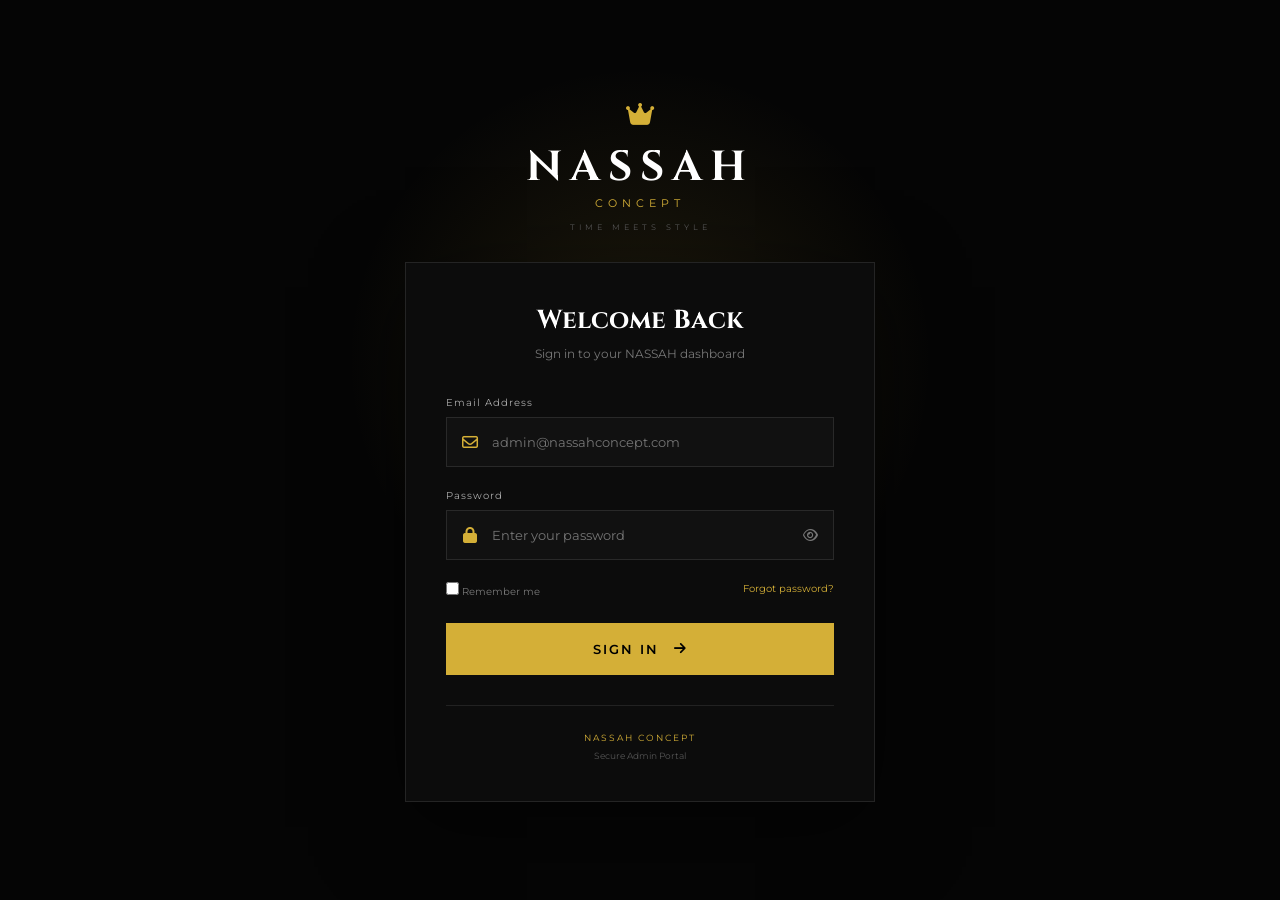
<file: admin/login.html>
<!DOCTYPE html>
<html lang="en">

<head>

    <meta charset="UTF-8">

    <meta
        name="viewport"
        content="width=device-width, initial-scale=1.0"
    >

    <title>NASSAH Admin Login</title>

    <link
        rel="stylesheet"
        href="../admin-css/admin.css"
    >

    <link
        rel="stylesheet"
        href="https://cdnjs.cloudflare.com/ajax/libs/font-awesome/6.5.2/css/all.min.css"
    >

</head>

<body class="login-page">


    <div class="login-container">


        <div class="login-brand">

            <div class="crown">
                <i class="fa-solid fa-crown"></i>
            </div>

            <h1>NASSAH</h1>

            <p>CONCEPT</p>

            <span>
                TIME MEETS STYLE
            </span>

        </div>


        <div class="login-card">

            <div class="login-heading">

                <h2>Welcome Back</h2>

                <p>
                    Sign in to your NASSAH dashboard
                </p>

            </div>


            <form id="adminLoginForm">


                <div class="input-group">

                    <label>
                        Email Address
                    </label>

                    <div class="input-wrapper">

                        <i class="fa-regular fa-envelope"></i>

                        <input
                            type="email"
                            id="email"
                            placeholder="admin@nassahconcept.com"
                            required
                        >

                    </div>

                </div>


                <div class="input-group">

                    <label>
                        Password
                    </label>

                    <div class="input-wrapper">

                        <i class="fa-solid fa-lock"></i>

                        <input
                            type="password"
                            id="password"
                            placeholder="Enter your password"
                            required
                        >

                        <button
                            type="button"
                            id="togglePassword"
                            class="password-toggle"
                        >
                            <i class="fa-regular fa-eye"></i>
                        </button>

                    </div>

                </div>


                <div class="login-options">

                    <label>

                        <input
                            type="checkbox"
                            id="remember"
                        >

                        Remember me

                    </label>

                    <a href="#">
                        Forgot password?
                    </a>

                </div>


                <button
                    type="submit"
                    class="login-btn"
                >

                    <span>
                        SIGN IN
                    </span>

                    <i class="fa-solid fa-arrow-right"></i>

                </button>


                <p
                    id="loginMessage"
                    class="login-message"
                ></p>


            </form>


            <div class="login-footer">

                <span>
                    NASSAH CONCEPT
                </span>

                <p>
                    Secure Admin Portal
                </p>

            </div>

        </div>

    </div>


<script>

    const loginForm =
        document.getElementById("adminLoginForm");

    const password =
        document.getElementById("password");

    const togglePassword =
        document.getElementById("togglePassword");

    const message =
        document.getElementById("loginMessage");


    togglePassword.addEventListener(
        "click",
        () => {

            const type =
                password.type === "password"
                    ? "text"
                    : "password";

            password.type = type;

            togglePassword.innerHTML =
                type === "password"
                    ? '<i class="fa-regular fa-eye"></i>'
                    : '<i class="fa-regular fa-eye-slash"></i>';

        }
    );


    loginForm.addEventListener(
        "submit",
        (event) => {

            event.preventDefault();


            const email =
                document.getElementById("email").value;

            const pass =
                document.getElementById("password").value;


            /*
                TEMPORARY DEMO LOGIN

                We will replace this with
                real authentication later.
            */

            if (
                email === "admin@nassah.com" &&
                pass === "admin123"
            ) {

                localStorage.setItem(
                    "nassahAdminLoggedIn",
                    "true"
                );

                window.location.href =
                    "index.html";

            } else {

                message.textContent =
                    "Invalid admin email or password.";

                message.classList.add("error");

            }

        }
    );

</script>

</body>

</html>
</file>
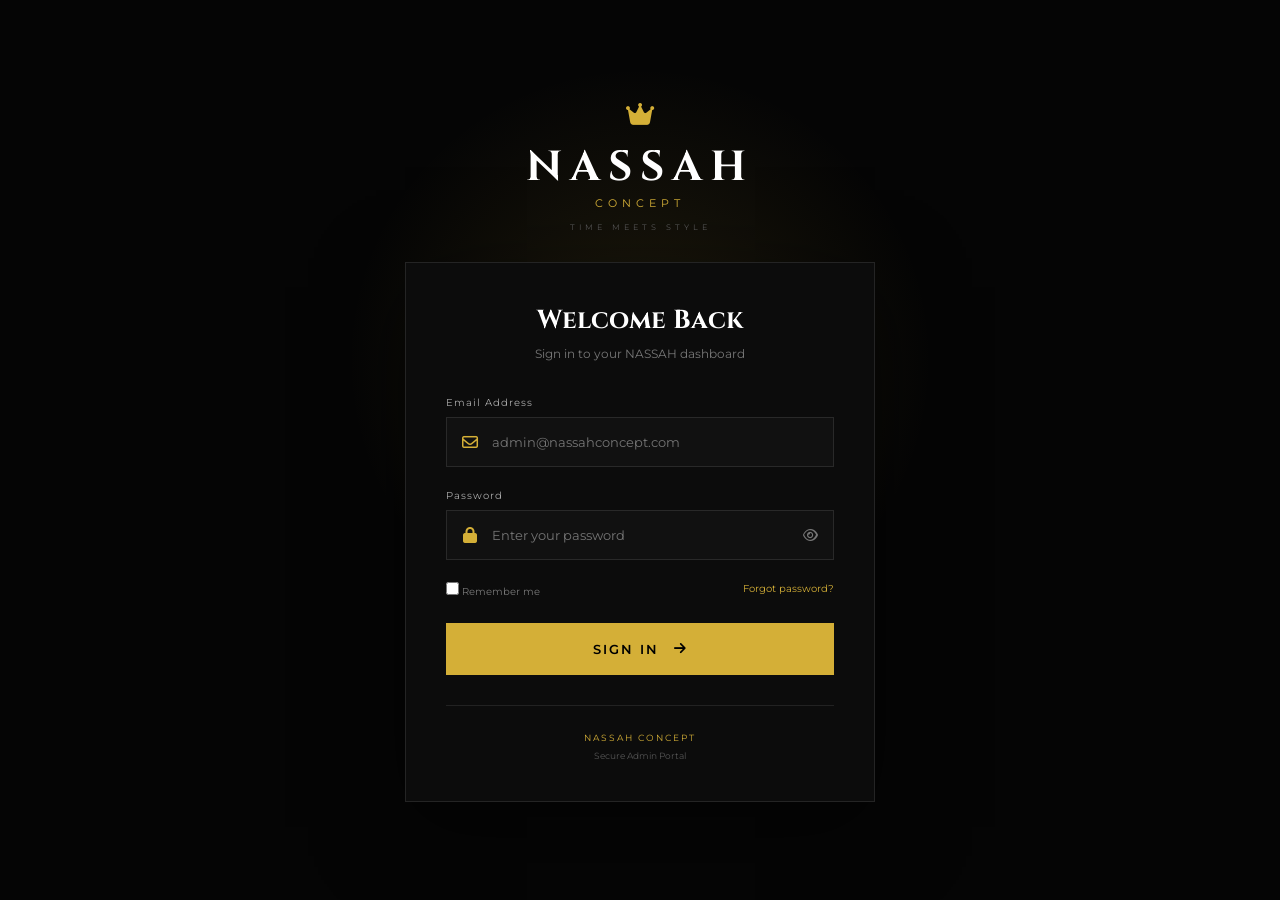
<file: admin/orders.html>
<!DOCTYPE html>
<html lang="en">

<head>

    <meta charset="UTF-8">

    <meta
        name="viewport"
        content="width=device-width, initial-scale=1.0"
    >

    <title>Orders | NASSAH Concept</title>

    <!-- ADMIN CSS -->
    <link
        rel="stylesheet"
        href="../admin-css/admin.css"
    >

    <!-- FONT AWESOME -->
    <link
        rel="stylesheet"
        href="https://cdnjs.cloudflare.com/ajax/libs/font-awesome/6.5.2/css/all.min.css"
    >

    <style>

        /* =========================================
           ORDERS PAGE
        ========================================= */

        .orders-page {

            padding: 35px;

        }


        .orders-header {

            display: flex;

            justify-content: space-between;

            align-items: center;

            margin-bottom: 30px;

        }


        .orders-header span {

            color: var(--gold);

            font-size: 8px;

            letter-spacing: 2px;

        }


        .orders-header h1 {

            font-family: 'Cinzel', serif;

            font-size: 28px;

            margin-top: 7px;

        }


        /* =========================================
           ORDER SUMMARY
        ========================================= */

        .order-summary {

            display: grid;

            grid-template-columns:
                repeat(4, 1fr);

            gap: 15px;

            margin-bottom: 25px;

        }


        .order-summary-card {

            background: var(--card);

            border: 1px solid var(--border);

            padding: 20px;

        }


        .order-summary-card p {

            color: #666;

            font-size: 8px;

            letter-spacing: 1px;

            margin-bottom: 8px;

        }


        .order-summary-card h2 {

            color: #ddd;

            font-size: 22px;

        }


        .order-summary-icon {

            width: 35px;

            height: 35px;

            display: flex;

            align-items: center;

            justify-content: center;

            background: #191919;

            border: 1px solid #292929;

            color: var(--gold);

            margin-bottom: 15px;

        }


        /* =========================================
           TOOLS
        ========================================= */

        .order-tools {

            display: flex;

            gap: 12px;

            margin-bottom: 20px;

        }


        .order-search {

            flex: 1;

            max-width: 420px;

            height: 45px;

            display: flex;

            align-items: center;

            background: var(--card);

            border: 1px solid var(--border);

        }


        .order-search i {

            color: #555;

            padding: 0 15px;

        }


        .order-search input {

            width: 100%;

            height: 100%;

            border: none;

            outline: none;

            background: transparent;

            color: white;

        }


        .order-filter {

            background: var(--card);

            border: 1px solid var(--border);

            color: #888;

            padding: 0 15px;

            outline: none;

        }


        /* =========================================
           TABLE
        ========================================= */

        .orders-table-card {

            background: var(--card);

            border: 1px solid var(--border);

            padding: 25px;

        }


        table {

            width: 100%;

            border-collapse: collapse;

        }


        th {

            text-align: left;

            color: #555;

            font-size: 8px;

            letter-spacing: 1px;

            padding: 15px 10px;

            border-bottom: 1px solid #292929;

        }


        td {

            padding: 17px 10px;

            border-bottom: 1px solid #202020;

            color: #aaa;

            font-size: 10px;

        }


        tr:last-child td {

            border-bottom: none;

        }


        .order-id {

            color: var(--gold);

            font-weight: 700;

        }


        .customer-info strong {

            display: block;

            color: #ddd;

            font-size: 10px;

        }


        .customer-info small {

            display: block;

            color: #555;

            font-size: 8px;

            margin-top: 4px;

        }


        .order-products {

            color: #aaa;

        }


        .order-amount {

            color: #ddd;

            font-weight: 700;

        }


        /* =========================================
           STATUS
        ========================================= */

        .order-status {

            display: inline-block;

            padding: 6px 9px;

            font-size: 7px;

            letter-spacing: .7px;

            text-transform: uppercase;

        }


        .status-pending {

            color: #d5a832;

            background: rgba(213,168,50,.08);

        }


        .status-processing {

            color: #6fa8dc;

            background: rgba(111,168,220,.08);

        }


        .status-shipped {

            color: #b48bd8;

            background: rgba(180,139,216,.08);

        }


        .status-delivered {

            color: #73bd88;

            background: rgba(115,189,136,.08);

        }


        .status-cancelled {

            color: #d95c5c;

            background: rgba(217,92,92,.08);

        }


        /* =========================================
           ACTIONS
        ========================================= */

        .order-actions {

            display: flex;

            gap: 7px;

        }


        .order-action {

            width: 32px;

            height: 32px;

            background: #181818;

            border: 1px solid #292929;

            color: #777;

            cursor: pointer;

        }


        .order-action:hover {

            color: var(--gold);

            border-color: var(--gold);

        }


        .order-delete:hover {

            color: #e74c3c;

            border-color: #e74c3c;

        }


        /* =========================================
           EMPTY
        ========================================= */

        .empty-orders {

            text-align: center;

            padding: 70px 20px;

            color: #555;

        }


        .empty-orders i {

            color: var(--gold);

            font-size: 38px;

            margin-bottom: 15px;

        }


        .empty-orders h3 {

            color: #777;

            margin-bottom: 8px;

        }


        .empty-orders p {

            font-size: 9px;

        }


        /* =========================================
           ORDER MODAL
        ========================================= */

        .order-modal {

            position: fixed;

            inset: 0;

            background: rgba(0,0,0,.82);

            display: none;

            align-items: center;

            justify-content: center;

            padding: 20px;

            z-index: 3000;

        }


        .order-modal.show {

            display: flex;

        }


        .order-modal-box {

            width: 100%;

            max-width: 650px;

            max-height: 90vh;

            overflow-y: auto;

            background: #101010;

            border: 1px solid #333;

            padding: 30px;

        }


        .order-modal-header {

            display: flex;

            justify-content: space-between;

            align-items: center;

            margin-bottom: 25px;

        }


        .order-modal-header span {

            color: var(--gold);

            font-size: 8px;

            letter-spacing: 2px;

        }


        .order-modal-header h2 {

            font-family: 'Cinzel', serif;

            margin-top: 6px;

        }


        .close-order-modal {

            background: transparent;

            border: none;

            color: #777;

            font-size: 22px;

            cursor: pointer;

        }


        .close-order-modal:hover {

            color: var(--gold);

        }


        .order-detail-grid {

            display: grid;

            grid-template-columns: 1fr 1fr;

            gap: 15px;

        }


        .order-detail {

            background: #171717;

            border: 1px solid #292929;

            padding: 15px;

        }


        .order-detail.full {

            grid-column: 1 / -1;

        }


        .order-detail label {

            display: block;

            color: #555;

            font-size: 8px;

            letter-spacing: 1px;

            margin-bottom: 7px;

        }


        .order-detail strong {

            color: #ddd;

            font-size: 11px;

        }


        .modal-close-btn {

            margin-top: 20px;

            width: 100%;

            padding: 13px;

            background: var(--gold);

            border: none;

            color: #000;

            font-weight: 700;

            cursor: pointer;

        }


        /* =========================================
           MOBILE
        ========================================= */

        @media (max-width: 850px) {

            .order-summary {

                grid-template-columns:
                    repeat(2, 1fr);

            }

        }


        @media (max-width: 700px) {

            .orders-page {

                padding: 20px 15px;

            }


            .orders-header {

                flex-direction: column;

                align-items: flex-start;

                gap: 15px;

            }


            .order-tools {

                flex-direction: column;

            }


            .order-search {

                max-width: none;

            }


            .orders-table-card {

                padding: 15px;

                overflow-x: auto;

            }


            table {

                min-width: 750px;

            }


            .order-detail-grid {

                grid-template-columns: 1fr;

            }


            .order-detail.full {

                grid-column: auto;

            }

        }

    </style>

</head>


<body>


<!-- =========================================
     SIDEBAR
========================================= -->

<aside
    class="sidebar"
    id="sidebar"
>

    <div class="sidebar-brand">

        <div class="brand-crown">

            <i class="fa-solid fa-crown"></i>

        </div>

        <div>

            <h2>NASSAH</h2>

            <span>CONCEPT</span>

        </div>

    </div>


    <div class="sidebar-menu">

        <p class="menu-label">
            MAIN MENU
        </p>


        <a
            href="index.html"
            class="menu-item"
        >

            <i class="fa-solid fa-chart-pie"></i>

            <span>Dashboard</span>

        </a>


        <a
            href="products.html"
            class="menu-item"
        >

            <i class="fa-solid fa-box-open"></i>

            <span>Products</span>

        </a>


        <a
            href="orders.html"
            class="menu-item active"
        >

            <i class="fa-solid fa-cart-shopping"></i>

            <span>Orders</span>

        </a>


        <a
            href="customers.html"
            class="menu-item"
        >

            <i class="fa-solid fa-users"></i>

            <span>Customers</span>

        </a>


        <p class="menu-label">
            MANAGEMENT
        </p>


        <a
            href="promotions.html"
            class="menu-item"
        >

            <i class="fa-solid fa-tags"></i>

            <span>Promotions</span>

        </a>


        <a
            href="inventory.html"
            class="menu-item"
        >

            <i class="fa-solid fa-warehouse"></i>

            <span>Inventory</span>

        </a>


        <a
            href="analytics.html"
            class="menu-item"
        >

            <i class="fa-solid fa-chart-line"></i>

            <span>Analytics</span>

        </a>


        <p class="menu-label">
            SYSTEM
        </p>


        <a
            href="settings.html"
            class="menu-item"
        >

            <i class="fa-solid fa-gear"></i>

            <span>Settings</span>

        </a>


        <button
            class="menu-item logout"
            onclick="logout()"
        >

            <i class="fa-solid fa-right-from-bracket"></i>

            <span>Logout</span>

        </button>

    </div>

</aside>



<!-- =========================================
     MAIN
========================================= -->

<main class="main-content">


    <!-- TOPBAR -->

    <header class="topbar">

        <button
            class="mobile-menu"
            id="mobileMenu"
        >

            <i class="fa-solid fa-bars"></i>

        </button>


        <div class="page-location">

            <span>Management</span>

            <i class="fa-solid fa-chevron-right"></i>

            <strong>Orders</strong>

        </div>


        <div class="topbar-actions">

            <button class="topbar-icon">

                <i class="fa-solid fa-magnifying-glass"></i>

            </button>


            <button
                class="topbar-icon notification"
            >

                <i class="fa-regular fa-bell"></i>

                <span></span>

            </button>


            <div class="topbar-profile">

                <div class="admin-avatar">
                    A
                </div>

                <div class="profile-name">

                    <strong>Admin</strong>

                    <small>
                        Super Admin
                    </small>

                </div>

            </div>

        </div>

    </header>



    <!-- ORDERS -->

    <section class="orders-page">


        <div class="orders-header">

            <div>

                <span>
                    SALES MANAGEMENT
                </span>

                <h1>
                    Orders
                </h1>

            </div>

        </div>



        <!-- SUMMARY -->

        <div class="order-summary">


            <div class="order-summary-card">

                <div class="order-summary-icon">

                    <i class="fa-solid fa-cart-shopping"></i>

                </div>

                <p>
                    TOTAL ORDERS
                </p>

                <h2 id="totalOrders">
                    0
                </h2>

            </div>


            <div class="order-summary-card">

                <div class="order-summary-icon">

                    <i class="fa-solid fa-clock"></i>

                </div>

                <p>
                    PENDING
                </p>

                <h2 id="pendingOrders">
                    0
                </h2>

            </div>


            <div class="order-summary-card">

                <div class="order-summary-icon">

                    <i class="fa-solid fa-truck"></i>

                </div>

                <p>
                    SHIPPED
                </p>

                <h2 id="shippedOrders">
                    0
                </h2>

            </div>


            <div class="order-summary-card">

                <div class="order-summary-icon">

                    <i class="fa-solid fa-check"></i>

                </div>

                <p>
                    DELIVERED
                </p>

                <h2 id="deliveredOrders">
                    0
                </h2>

            </div>

        </div>



        <!-- SEARCH -->

        <div class="order-tools">


            <div class="order-search">

                <i class="fa-solid fa-magnifying-glass"></i>

                <input
                    type="search"
                    id="orderSearch"
                    placeholder="Search order or customer..."
                >

            </div>


            <select
                class="order-filter"
                id="statusFilter"
            >

                <option value="all">
                    All Status
                </option>

                <option value="pending">
                    Pending
                </option>

                <option value="processing">
                    Processing
                </option>

                <option value="shipped">
                    Shipped
                </option>

                <option value="delivered">
                    Delivered
                </option>

                <option value="cancelled">
                    Cancelled
                </option>

            </select>

        </div>



        <!-- TABLE -->

        <div class="orders-table-card">

            <div class="table-wrapper">

                <table>

                    <thead>

                        <tr>

                            <th>
                                ORDER
                            </th>

                            <th>
                                CUSTOMER
                            </th>

                            <th>
                                PRODUCTS
                            </th>

                            <th>
                                AMOUNT
                            </th>

                            <th>
                                STATUS
                            </th>

                            <th>
                                DATE
                            </th>

                            <th>
                                ACTIONS
                            </th>

                        </tr>

                    </thead>


                    <tbody id="ordersTable">

                    </tbody>

                </table>

            </div>

        </div>


    </section>

</main>



<!-- =========================================
     ORDER DETAILS MODAL
========================================= -->

<div
    class="order-modal"
    id="orderModal"
>

    <div class="order-modal-box">


        <div class="order-modal-header">

            <div>

                <span>
                    ORDER DETAILS
                </span>

                <h2 id="modalOrderId">
                    Order
                </h2>

            </div>


            <button
                class="close-order-modal"
                onclick="closeOrderModal()"
            >

                ×

            </button>

        </div>



        <div
            class="order-detail-grid"
            id="orderDetails"
        >

        </div>


        <button
            class="modal-close-btn"
            onclick="closeOrderModal()"
        >

            CLOSE

        </button>

    </div>

</div>



<script>

/* =========================================
   ADMIN PROTECTION
========================================= */

if (
    localStorage.getItem(
        "nassahAdminLoggedIn"
    ) !== "true"
) {

    window.location.href =
        "login.html";

}



/* =========================================
   ORDER STORAGE
========================================= */

function getOrders() {

    try {

        return JSON.parse(
            localStorage.getItem(
                "nassahOrders"
            )
        ) || [];

    } catch (error) {

        console.error(error);

        return [];

    }

}


function saveOrders(orders) {

    localStorage.setItem(
        "nassahOrders",
        JSON.stringify(orders)
    );

}



/* =========================================
   DISPLAY ORDERS
========================================= */

function renderOrders() {

    const orders =
        getOrders();


    const table =
        document.getElementById(
            "ordersTable"
        );


    const search =
        document.getElementById(
            "orderSearch"
        )
        .value
        .toLowerCase();


    const status =
        document.getElementById(
            "statusFilter"
        )
        .value;


    table.innerHTML = "";


    updateOrderSummary(orders);


    const filtered =
        orders.filter(order => {


            const searchText = `

                ${order.id || ""}

                ${order.customerName || ""}

                ${order.email || ""}

            `.toLowerCase();


            const matchesSearch =
                searchText.includes(search);


            const matchesStatus =
                status === "all" ||
                order.status === status;


            return (
                matchesSearch &&
                matchesStatus
            );

        });



    if (filtered.length === 0) {

        table.innerHTML = `

            <tr>

                <td
                    colspan="7"
                    class="empty-orders"
                >

                    <i class="fa-solid fa-bag-shopping"></i>

                    <h3>
                        No Orders Yet
                    </h3>

                    <p>
                        Customer orders will appear here.
                    </p>

                </td>

            </tr>

        `;

        return;

    }



    filtered.forEach(order => {


        const originalIndex =
            orders.indexOf(order);


        const statusClass =
            getStatusClass(
                order.status
            );


        const productsText =
            getProductsText(order);


        const row =
            document.createElement("tr");


        row.innerHTML = `

            <td>

                <span class="order-id">

                    #${order.id || "NASSAH"}

                </span>

            </td>


            <td>

                <div class="customer-info">

                    <strong>
                        ${order.customerName || "Customer"}
                    </strong>

                    <small>
                        ${order.email || "No email"}
                    </small>

                </div>

            </td>


            <td>

                <span class="order-products">

                    ${productsText}

                </span>

            </td>


            <td>

                <span class="order-amount">

                    ₦${Number(
                        order.total || 0
                    ).toLocaleString("en-NG")}

                </span>

            </td>


            <td>

                <span
                    class="order-status ${statusClass}"
                >

                    ${capitalize(
                        order.status || "pending"
                    )}

                </span>

            </td>


            <td>

                ${formatDate(
                    order.date
                )}

            </td>


            <td>

                <div class="order-actions">


                    <button
                        class="order-action"
                        onclick="viewOrder(${originalIndex})"
                        title="View Order"
                    >

                        <i class="fa-solid fa-eye"></i>

                    </button>


                    <button
                        class="order-action"
                        onclick="changeOrderStatus(${originalIndex})"
                        title="Change Status"
                    >

                        <i class="fa-solid fa-pen"></i>

                    </button>


                    <button
                        class="order-action order-delete"
                        onclick="deleteOrder(${originalIndex})"
                        title="Delete Order"
                    >

                        <i class="fa-solid fa-trash"></i>

                    </button>

                </div>

            </td>

        `;


        table.appendChild(row);

    });

}



/* =========================================
   ORDER SUMMARY
========================================= */

function updateOrderSummary(orders) {

    document.getElementById(
        "totalOrders"
    ).textContent =
        orders.length;


    document.getElementById(
        "pendingOrders"
    ).textContent =
        orders.filter(
            order =>
                order.status === "pending"
        ).length;


    document.getElementById(
        "shippedOrders"
    ).textContent =
        orders.filter(
            order =>
                order.status === "shipped"
        ).length;


    document.getElementById(
        "deliveredOrders"
    ).textContent =
        orders.filter(
            order =>
                order.status === "delivered"
        ).length;

}



/* =========================================
   STATUS CLASS
========================================= */

function getStatusClass(status) {

    switch (status) {

        case "processing":
            return "status-processing";

        case "shipped":
            return "status-shipped";

        case "delivered":
            return "status-delivered";

        case "cancelled":
            return "status-cancelled";

        default:
            return "status-pending";

    }

}



/* =========================================
   PRODUCTS TEXT
========================================= */

function getProductsText(order) {

    if (
        !order.products ||
        !Array.isArray(order.products)
    ) {

        return "NASSAH Watch";

    }


    return order.products
        .map(
            product =>
                `${product.name || "Watch"} × ${product.quantity || 1}`
        )
        .join(", ");

}



/* =========================================
   DATE
========================================= */

function formatDate(date) {

    if (!date) {

        return "—";

    }


    const d =
        new Date(date);


    if (isNaN(d.getTime())) {

        return "—";

    }


    return d.toLocaleDateString(
        "en-NG",
        {
            day: "numeric",
            month: "short",
            year: "numeric"
        }
    );

}



/* =========================================
   CAPITALIZE
========================================= */

function capitalize(text) {

    return (
        text.charAt(0).toUpperCase()
        +
        text.slice(1)
    );

}



/* =========================================
   VIEW ORDER
========================================= */

function viewOrder(index) {

    const orders =
        getOrders();


    const order =
        orders[index];


    if (!order) return;


    document.getElementById(
        "modalOrderId"
    ).textContent =
        "#" + (
            order.id ||
            "NASSAH"
        );


    const details =
        document.getElementById(
            "orderDetails"
        );


    details.innerHTML = `

        <div class="order-detail">

            <label>
                CUSTOMER
            </label>

            <strong>
                ${order.customerName || "Customer"}
            </strong>

        </div>


        <div class="order-detail">

            <label>
                EMAIL
            </label>

            <strong>
                ${order.email || "—"}
            </strong>

        </div>


        <div class="order-detail">

            <label>
                PHONE
            </label>

            <strong>
                ${order.phone || "—"}
            </strong>

        </div>


        <div class="order-detail">

            <label>
                STATUS
            </label>

            <strong>
                ${capitalize(
                    order.status ||
                    "pending"
                )}
            </strong>

        </div>


        <div class="order-detail full">

            <label>
                DELIVERY ADDRESS
            </label>

            <strong>
                ${order.address || "—"}
            </strong>

        </div>


        <div class="order-detail full">

            <label>
                PRODUCTS
            </label>

            <strong>
                ${getProductsText(order)}
            </strong>

        </div>


        <div class="order-detail">

            <label>
                TOTAL
            </label>

            <strong>
                ₦${Number(
                    order.total || 0
                ).toLocaleString("en-NG")}
            </strong>

        </div>


        <div class="order-detail">

            <label>
                DATE
            </label>

            <strong>
                ${formatDate(order.date)}
            </strong>

        </div>

    `;


    document.getElementById(
        "orderModal"
    ).classList.add("show");

}



/* =========================================
   CLOSE MODAL
========================================= */

function closeOrderModal() {

    document.getElementById(
        "orderModal"
    ).classList.remove("show");

}



/* =========================================
   CHANGE STATUS
========================================= */

function changeOrderStatus(index) {

    const orders =
        getOrders();


    const order =
        orders[index];


    if (!order) return;


    const newStatus =
        prompt(
            "Enter status:\n\npending\nprocessing\nshipped\ndelivered\ncancelled",
            order.status || "pending"
        );


    if (!newStatus) return;


    const allowed = [

        "pending",
        "processing",
        "shipped",
        "delivered",
        "cancelled"

    ];


    const cleanStatus =
        newStatus
            .trim()
            .toLowerCase();


    if (
        !allowed.includes(
            cleanStatus
        )
    ) {

        alert(
            "Invalid status."
        );

        return;

    }


    order.status =
        cleanStatus;


    saveOrders(orders);

    renderOrders();

}



/* =========================================
   DELETE ORDER
========================================= */

function deleteOrder(index) {

    const orders =
        getOrders();


    if (!orders[index]) return;


    const confirmDelete =
        confirm(
            "Delete this order?"
        );


    if (!confirmDelete) return;


    orders.splice(
        index,
        1
    );


    saveOrders(orders);

    renderOrders();

}



/* =========================================
   SEARCH
========================================= */

document
    .getElementById(
        "orderSearch"
    )
    .addEventListener(
        "input",
        renderOrders
    );


document
    .getElementById(
        "statusFilter"
    )
    .addEventListener(
        "change",
        renderOrders
    );



/* =========================================
   MOBILE MENU
========================================= */

document
    .getElementById(
        "mobileMenu"
    )
    .addEventListener(
        "click",
        function() {

            document
                .getElementById(
                    "sidebar"
                )
                .classList.toggle(
                    "open"
                );

        }
    );



/* =========================================
   LOGOUT
========================================= */

function logout() {

    localStorage.removeItem(
        "nassahAdminLoggedIn"
    );


    window.location.href =
        "login.html";

}



/* =========================================
   START
========================================= */

renderOrders();

</script>

</body>

</html>
</file>
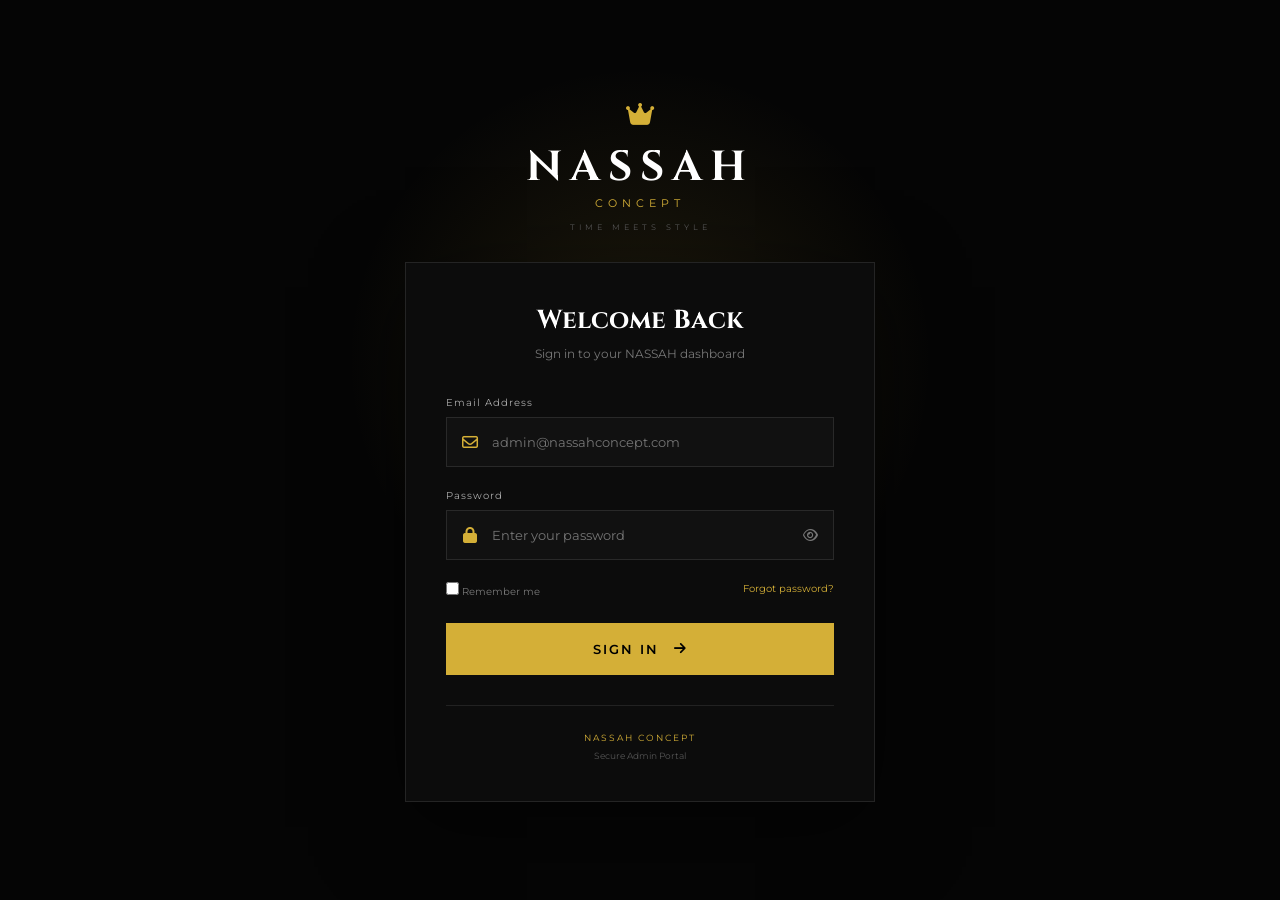
<file: admin/products.html>
```html
<!DOCTYPE html>
<html lang="en">
<head>
    <meta charset="UTF-8">
    <meta name="viewport" content="width=device-width, initial-scale=1.0">

    <title>Products | NASSAH Concept</title>

    <link rel="stylesheet" href="../admin-css/admin.css">

    <link
        rel="stylesheet"
        href="https://cdnjs.cloudflare.com/ajax/libs/font-awesome/6.5.2/css/all.min.css"
    >

    <style>
        /* =========================================
           PRODUCTS PAGE
        ========================================= */

        .products-page {
            padding: 35px;
        }

        .products-header {
            display: flex;
            justify-content: space-between;
            align-items: center;
            margin-bottom: 30px;
        }

        .products-header span {
            color: var(--gold);
            font-size: 8px;
            letter-spacing: 2px;
        }

        .products-header h1 {
            font-family: 'Cinzel', serif;
            font-size: 28px;
            margin-top: 7px;
        }

        .add-product-btn {
            background: var(--gold);
            color: #000;
            border: none;
            padding: 13px 20px;
            font-size: 10px;
            font-weight: 700;
            cursor: pointer;
            transition: .3s;
        }

        .add-product-btn:hover {
            background: var(--gold-light);
            transform: translateY(-2px);
        }

        /* =========================================
           PRODUCT TOOLS
        ========================================= */

        .product-tools {
            display: flex;
            gap: 12px;
            margin-bottom: 20px;
            flex-wrap: wrap;
        }

        .search-box {
            flex: 1;
            max-width: 450px;
            min-width: 220px;
            height: 45px;
            display: flex;
            align-items: center;
            background: var(--card);
            border: 1px solid var(--border);
        }

        .search-box i {
            color: #555;
            padding: 0 15px;
        }

        .search-box input {
            width: 100%;
            height: 100%;
            border: none;
            outline: none;
            background: transparent;
            color: white;
        }

        .search-box input::placeholder {
            color: #555;
        }

        .filter-select {
            height: 45px;
            background: var(--card);
            border: 1px solid var(--border);
            color: #888;
            padding: 0 15px;
            outline: none;
            cursor: pointer;
        }

        .filter-select:focus {
            border-color: var(--gold);
        }

        /* =========================================
           PRODUCT TABLE
        ========================================= */

        .products-table-card {
            background: var(--card);
            border: 1px solid var(--border);
            padding: 25px;
        }

        .table-wrapper {
            width: 100%;
            overflow-x: auto;
        }

        table {
            width: 100%;
            min-width: 850px;
            border-collapse: collapse;
        }

        table th {
            color: #555;
            font-size: 8px;
            letter-spacing: 1px;
            text-align: left;
            padding: 15px 12px;
            border-bottom: 1px solid var(--border);
        }

        table td {
            color: #888;
            font-size: 10px;
            padding: 16px 12px;
            border-bottom: 1px solid #1c1c1c;
            vertical-align: middle;
        }

        table tbody tr {
            transition: .2s;
        }

        table tbody tr:hover {
            background: #151515;
        }

        /* =========================================
           PRODUCT IMAGE
        ========================================= */

        .product-table-image {
            width: 55px;
            height: 55px;
            background: #191919;
            border: 1px solid #242424;
            display: flex;
            align-items: center;
            justify-content: center;
            overflow: hidden;
            flex-shrink: 0;
        }

        .product-table-image img {
            width: 100%;
            height: 100%;
            object-fit: cover;
        }

        .product-table-image i {
            color: var(--gold);
            font-size: 22px;
        }

        .product-name {
            display: flex;
            align-items: center;
            gap: 12px;
        }

        .product-name strong {
            color: #ddd;
            font-size: 10px;
            display: block;
        }

        .product-name small {
            display: block;
            color: #555;
            margin-top: 5px;
            font-size: 8px;
        }

        .sku-text {
            color: #444 !important;
            font-size: 7px !important;
        }

        /* =========================================
           STOCK
        ========================================= */

        .stock-good {
            color: #73bd88;
        }

        .stock-low {
            color: #d5a832;
        }

        .stock-out {
            color: #d95c5c;
        }

        /* =========================================
           BADGES
        ========================================= */

        .product-badge {
            display: inline-flex;
            align-items: center;
            gap: 5px;
            padding: 5px 8px;
            font-size: 7px;
            letter-spacing: .5px;
            text-transform: uppercase;
        }

        .featured-badge {
            color: var(--gold);
            background: rgba(212, 175, 55, .08);
            border: 1px solid rgba(212, 175, 55, .2);
        }

        .discount-badge {
            color: #73bd88;
            background: rgba(115, 189, 136, .07);
            border: 1px solid rgba(115, 189, 136, .15);
            margin-left: 5px;
        }

        /* =========================================
           ACTION BUTTONS
        ========================================= */

        .action-buttons {
            display: flex;
            gap: 7px;
        }

        .action-btn {
            width: 32px;
            height: 32px;
            background: #181818;
            border: 1px solid #292929;
            color: #777;
            cursor: pointer;
            transition: .2s;
        }

        .action-btn:hover {
            color: var(--gold);
            border-color: var(--gold);
        }

        .delete-btn:hover {
            color: #e74c3c;
            border-color: #e74c3c;
        }

        /* =========================================
           MODAL
        ========================================= */

        .modal {
            position: fixed;
            inset: 0;
            background: rgba(0, 0, 0, .82);
            display: none;
            align-items: center;
            justify-content: center;
            padding: 20px;
            z-index: 2000;
            backdrop-filter: blur(5px);
        }

        .modal.show {
            display: flex;
        }

        .modal-box {
            width: 100%;
            max-width: 700px;
            max-height: 90vh;
            overflow-y: auto;
            background: #101010;
            border: 1px solid #333;
            padding: 30px;
            box-shadow: 0 20px 60px rgba(0,0,0,.5);
        }

        .modal-header {
            display: flex;
            justify-content: space-between;
            align-items: center;
            margin-bottom: 25px;
        }

        .modal-header h2 {
            font-family: 'Cinzel', serif;
            margin-top: 6px;
        }

        .close-modal {
            background: transparent;
            border: none;
            color: #777;
            font-size: 25px;
            cursor: pointer;
            width: 35px;
            height: 35px;
        }

        .close-modal:hover {
            color: var(--gold);
        }

        /* =========================================
           FORM
        ========================================= */

        .form-grid {
            display: grid;
            grid-template-columns: 1fr 1fr;
            gap: 18px;
        }

        .form-group {
            margin-bottom: 5px;
        }

        .form-group.full {
            grid-column: 1 / -1;
        }

        .form-group label {
            display: block;
            color: #888;
            font-size: 9px;
            margin-bottom: 8px;
            letter-spacing: 1px;
        }

        .form-group input,
        .form-group select,
        .form-group textarea {
            width: 100%;
            box-sizing: border-box;
            background: #171717;
            border: 1px solid #292929;
            color: white;
            padding: 13px;
            outline: none;
            font-family: inherit;
        }

        .form-group select {
            cursor: pointer;
        }

        .form-group textarea {
            min-height: 100px;
            resize: vertical;
        }

        .form-group input:focus,
        .form-group select:focus,
        .form-group textarea:focus {
            border-color: var(--gold);
        }

        /* =========================================
           IMAGE PREVIEW
        ========================================= */

        .image-preview {
            width: 100%;
            height: 180px;
            background: #151515;
            border: 1px dashed #333;
            display: flex;
            align-items: center;
            justify-content: center;
            margin-bottom: 10px;
            overflow: hidden;
            position: relative;
        }

        .image-preview img {
            width: 100%;
            height: 100%;
            object-fit: contain;
            display: none;
        }

        .image-preview i {
            color: #444;
            font-size: 35px;
        }

        .image-help {
            color: #444;
            font-size: 8px;
            margin-top: 7px;
        }

        /* =========================================
           MODAL ACTIONS
        ========================================= */

        .modal-actions {
            display: flex;
            justify-content: flex-end;
            gap: 10px;
            margin-top: 25px;
        }

        .cancel-btn {
            background: #191919;
            border: 1px solid #292929;
            color: #888;
            padding: 13px 20px;
            cursor: pointer;
        }

        .cancel-btn:hover {
            color: #ddd;
            border-color: #444;
        }

        .save-btn {
            background: var(--gold);
            border: none;
            color: #000;
            padding: 13px 25px;
            font-weight: 700;
            cursor: pointer;
            transition: .2s;
        }

        .save-btn:hover {
            background: var(--gold-light);
        }

        /* =========================================
           EMPTY STATE
        ========================================= */

        .empty-products {
            text-align: center;
            padding: 70px 20px !important;
            color: #555;
        }

        .empty-products i {
            color: var(--gold);
            font-size: 35px;
            margin-bottom: 15px;
        }

        .empty-products strong {
            display: block;
            color: #777;
            margin-bottom: 6px;
        }

        /* =========================================
           TOAST
        ========================================= */

        .toast {
            position: fixed;
            right: 25px;
            bottom: 25px;
            background: #171717;
            border: 1px solid var(--gold);
            color: #ddd;
            padding: 14px 18px;
            display: flex;
            align-items: center;
            gap: 10px;
            font-size: 10px;
            transform: translateY(100px);
            opacity: 0;
            pointer-events: none;
            transition: .3s;
            z-index: 5000;
        }

        .toast.show {
            transform: translateY(0);
            opacity: 1;
        }

        .toast i {
            color: var(--gold);
        }

        /* =========================================
           MOBILE
        ========================================= */

        @media (max-width: 700px) {

            .products-page {
                padding: 20px 15px;
            }

            .products-header {
                align-items: flex-start;
                flex-direction: column;
                gap: 15px;
            }

            .add-product-btn {
                width: 100%;
            }

            .product-tools {
                flex-direction: column;
            }

            .search-box {
                max-width: none;
                width: 100%;
            }

            .filter-select {
                width: 100%;
            }

            .products-table-card {
                padding: 12px;
            }

            .form-grid {
                grid-template-columns: 1fr;
            }

            .form-group.full {
                grid-column: auto;
            }

            .modal {
                padding: 10px;
            }

            .modal-box {
                padding: 20px;
                max-height: 94vh;
            }

            .modal-actions {
                flex-direction: column-reverse;
            }

            .cancel-btn,
            .save-btn {
                width: 100%;
            }

            .toast {
                left: 15px;
                right: 15px;
                bottom: 15px;
            }
        }
    </style>
</head>

<body>

<!-- =========================================
     SIDEBAR
========================================= -->

<aside class="sidebar" id="sidebar">

    <div class="sidebar-brand">

        <div class="brand-crown">
            <i class="fa-solid fa-crown"></i>
        </div>

        <div>
            <h2>NASSAH</h2>
            <span>CONCEPT</span>
        </div>

    </div>

    <div class="sidebar-menu">

        <p class="menu-label">MAIN MENU</p>

        <a href="index.html" class="menu-item">
            <i class="fa-solid fa-chart-pie"></i>
            <span>Dashboard</span>
        </a>

        <a href="products.html" class="menu-item active">
            <i class="fa-solid fa-box-open"></i>
            <span>Products</span>
        </a>

        <a href="orders.html" class="menu-item">
            <i class="fa-solid fa-cart-shopping"></i>
            <span>Orders</span>
        </a>

        <a href="customers.html" class="menu-item">
            <i class="fa-solid fa-users"></i>
            <span>Customers</span>
        </a>

        <p class="menu-label">MANAGEMENT</p>

        <a href="promotions.html" class="menu-item">
            <i class="fa-solid fa-tags"></i>
            <span>Promotions</span>
        </a>

        <a href="inventory.html" class="menu-item">
            <i class="fa-solid fa-warehouse"></i>
            <span>Inventory</span>
        </a>

        <a href="analytics.html" class="menu-item">
            <i class="fa-solid fa-chart-line"></i>
            <span>Analytics</span>
        </a>

        <p class="menu-label">SYSTEM</p>

        <a href="settings.html" class="menu-item">
            <i class="fa-solid fa-gear"></i>
            <span>Settings</span>
        </a>

        <button class="menu-item logout" onclick="logout()">
            <i class="fa-solid fa-right-from-bracket"></i>
            <span>Logout</span>
        </button>

    </div>

</aside>


<!-- =========================================
     MAIN CONTENT
========================================= -->

<main class="main-content">

    <header class="topbar">

        <button class="mobile-menu" id="mobileMenu">
            <i class="fa-solid fa-bars"></i>
        </button>

        <div class="page-location">
            <span>Management</span>
            <i class="fa-solid fa-chevron-right"></i>
            <strong>Products</strong>
        </div>

        <div class="topbar-actions">

            <button class="topbar-icon">
                <i class="fa-solid fa-magnifying-glass"></i>
            </button>

            <button class="topbar-icon notification">
                <i class="fa-regular fa-bell"></i>
                <span></span>
            </button>

            <div class="topbar-profile">

                <div class="admin-avatar">
                    A
                </div>

                <div class="profile-name">
                    <strong>Admin</strong>
                    <small>Super Admin</small>
                </div>

            </div>

        </div>

    </header>


    <section class="products-page">

        <!-- HEADER -->

        <div class="products-header">

            <div>

                <span>CATALOG MANAGEMENT</span>

                <h1>Products</h1>

            </div>

            <button
                class="add-product-btn"
                onclick="openProductModal()"
            >
                <i class="fa-solid fa-plus"></i>
                ADD PRODUCT
            </button>

        </div>


        <!-- SEARCH + FILTER -->

        <div class="product-tools">

            <div class="search-box">

                <i class="fa-solid fa-magnifying-glass"></i>

                <input
                    type="search"
                    id="searchProducts"
                    placeholder="Search watches..."
                    autocomplete="off"
                >

            </div>


            <select
                class="filter-select"
                id="categoryFilter"
            >

                <option value="all">
                    All Categories
                </option>

                <option value="classic">
                    Classic
                </option>

                <option value="luxury">
                    Luxury
                </option>

                <option value="sport">
                    Sport
                </option>

            </select>


            <select
                class="filter-select"
                id="stockFilter"
            >

                <option value="all">
                    All Stock
                </option>

                <option value="in">
                    In Stock
                </option>

                <option value="low">
                    Low Stock
                </option>

                <option value="out">
                    Out of Stock
                </option>

            </select>

        </div>


        <!-- PRODUCTS TABLE -->

        <div class="products-table-card">

            <div class="table-wrapper">

                <table>

                    <thead>

                        <tr>

                            <th>PRODUCT</th>
                            <th>CATEGORY</th>
                            <th>PRICE</th>
                            <th>STOCK</th>
                            <th>STATUS</th>
                            <th>ACTIONS</th>

                        </tr>

                    </thead>

                    <tbody id="productsTable"></tbody>

                </table>

            </div>

        </div>

    </section>

</main>


<!-- =========================================
     PRODUCT MODAL
========================================= -->

<div class="modal" id="productModal">

    <div class="modal-box">

        <div class="modal-header">

            <div>

                <span style="
                    color:var(--gold);
                    font-size:8px;
                    letter-spacing:2px;
                ">
                    PRODUCT MANAGEMENT
                </span>

                <h2 id="modalTitle">
                    Add New Watch
                </h2>

            </div>

            <button
                class="close-modal"
                onclick="closeProductModal()"
                type="button"
            >
                ×
            </button>

        </div>


        <form id="productForm">

            <!-- EDIT INDEX -->

            <input
                type="hidden"
                id="editIndex"
            >


            <div class="form-grid">

                <!-- IMAGE -->

                <div class="form-group full">

                    <label>
                        PRODUCT IMAGE
                    </label>

                    <div class="image-preview">

                        <i
                            id="previewIcon"
                            class="fa-regular fa-image"
                        ></i>

                        <img
                            id="imagePreview"
                            alt="Product preview"
                        >

                    </div>

                    <input
                        type="file"
                        id="productImage"
                        accept="image/*"
                    >

                    <div class="image-help">
                        JPG, PNG or WEBP recommended.
                    </div>

                </div>


                <!-- PRODUCT NAME -->

                <div class="form-group">

                    <label>
                        PRODUCT NAME
                    </label>

                    <input
                        type="text"
                        id="productName"
                        placeholder="NASSAH Royal Steel"
                        required
                    >

                </div>


                <!-- PRICE -->

                <div class="form-group">

                    <label>
                        PRICE (₦)
                    </label>

                    <input
                        type="number"
                        id="productPrice"
                        placeholder="120000"
                        min="0"
                        required
                    >

                </div>


                <!-- CATEGORY -->

                <div class="form-group">

                    <label>
                        CATEGORY
                    </label>

                    <select id="productCategory">

                        <option value="classic">
                            Classic
                        </option>

                        <option value="luxury">
                            Luxury
                        </option>

                        <option value="sport">
                            Sport
                        </option>

                    </select>

                </div>


                <!-- STOCK -->

                <div class="form-group">

                    <label>
                        STOCK
                    </label>

                    <input
                        type="number"
                        id="productStock"
                        placeholder="50"
                        min="0"
                        required
                    >

                </div>


                <!-- DISCOUNT -->

                <div class="form-group">

                    <label>
                        DISCOUNT (%)
                    </label>

                    <input
                        type="number"
                        id="productDiscount"
                        placeholder="0"
                        min="0"
                        max="100"
                        value="0"
                    >

                </div>


                <!-- FEATURED -->

                <div class="form-group">

                    <label>
                        FEATURED
                    </label>

                    <select id="productFeatured">

                        <option value="false">
                            No
                        </option>

                        <option value="true">
                            Yes
                        </option>

                    </select>

                </div>


                <!-- DESCRIPTION -->

                <div class="form-group full">

                    <label>
                        DESCRIPTION
                    </label>

                    <textarea
                        id="productDescription"
                        placeholder="Describe this watch..."
                    ></textarea>

                </div>

            </div>


            <!-- BUTTONS -->

            <div class="modal-actions">

                <button
                    type="button"
                    class="cancel-btn"
                    onclick="closeProductModal()"
                >
                    CANCEL
                </button>

                <button
                    type="submit"
                    class="save-btn"
                >
                    <i class="fa-solid fa-check"></i>
                    SAVE PRODUCT
                </button>

            </div>

        </form>

    </div>

</div>


<!-- =========================================
     TOAST
========================================= -->

<div
    class="toast"
    id="toast"
>
    <i class="fa-solid fa-check"></i>
    <span id="toastMessage">
        Product saved successfully.
    </span>
</div>


<script>

/* =========================================
   ADMIN PROTECTION
========================================= */

if (
    localStorage.getItem("nassahAdminLoggedIn") !== "true"
) {
    window.location.href = "login.html";
}


/* =========================================
   DEFAULT PRODUCTS
========================================= */

const defaultProducts = [

    {
        id: "NAS-001",
        name: "NASSAH Royal Steel",
        price: 120000,
        category: "luxury",
        stock: 42,
        discount: 0,
        featured: true,
        description: "A premium steel watch designed for timeless elegance.",
        image: ""
    },

    {
        id: "NAS-002",
        name: "NASSAH Executive",
        price: 110000,
        category: "classic",
        stock: 28,
        discount: 10,
        featured: true,
        description: "A sophisticated classic watch for everyday luxury.",
        image: ""
    },

    {
        id: "NAS-003",
        name: "NASSAH Gold Elite",
        price: 250000,
        category: "luxury",
        stock: 12,
        discount: 0,
        featured: true,
        description: "An elegant gold-inspired timepiece for special occasions.",
        image: ""
    },

    {
        id: "NAS-004",
        name: "NASSAH Classic Black",
        price: 85000,
        category: "classic",
        stock: 7,
        discount: 5,
        featured: false,
        description: "A clean black classic watch with a refined appearance.",
        image: ""
    }

];


/* =========================================
   PRODUCT STORAGE
========================================= */

function getProducts() {

    const stored =
        localStorage.getItem("nassahProducts");

    if (!stored) {

        localStorage.setItem(
            "nassahProducts",
            JSON.stringify(defaultProducts)
        );

        return [...defaultProducts];

    }

    try {

        const products =
            JSON.parse(stored);

        /*
            Add missing IDs to old products
            created by the previous version.
        */

        let changed = false;

        products.forEach((product, index) => {

            if (!product.id) {

                product.id =
                    generateProductId(products);

                changed = true;

            }

            if (!product.description) {

                product.description = "";

                changed = true;

            }

            if (
                typeof product.discount !== "number"
            ) {

                product.discount =
                    Number(product.discount) || 0;

                changed = true;

            }

            if (
                typeof product.featured !== "boolean"
            ) {

                product.featured =
                    product.featured === true ||
                    product.featured === "true";

                changed = true;

            }

        });

        if (changed) {

            saveProducts(products);

        }

        return products;

    } catch (error) {

        console.error(
            "Product storage error:",
            error
        );

        localStorage.setItem(
            "nassahProducts",
            JSON.stringify(defaultProducts)
        );

        return [...defaultProducts];

    }

}


function saveProducts(products) {

    localStorage.setItem(
        "nassahProducts",
        JSON.stringify(products)
    );

}


/* =========================================
   PRODUCT ID
========================================= */

function generateProductId(products) {

    let number = products.length + 1;

    let id =
        "NAS-" +
        String(number).padStart(3, "0");

    while (
        products.some(
            product => product.id === id
        )
    ) {

        number++;

        id =
            "NAS-" +
            String(number).padStart(3, "0");

    }

    return id;

}


/* =========================================
   ESCAPE HTML
   Prevents product text from injecting HTML.
========================================= */

function escapeHTML(value) {

    return String(value ?? "")
        .replace(/&/g, "&amp;")
        .replace(/</g, "&lt;")
        .replace(/>/g, "&gt;")
        .replace(/"/g, "&quot;")
        .replace(/'/g, "&#039;");

}


/* =========================================
   FORMAT PRICE
========================================= */

function formatPrice(price) {

    return Number(price || 0)
        .toLocaleString("en-NG");

}


/* =========================================
   CAPITALIZE
========================================= */

function capitalize(text) {

    if (!text) return "";

    return text.charAt(0).toUpperCase()
        + text.slice(1);

}


/* =========================================
   DISPLAY PRODUCTS
========================================= */

function renderProducts() {

    const products =
        getProducts();

    const table =
        document.getElementById(
            "productsTable"
        );

    const search =
        document.getElementById(
            "searchProducts"
        )
        .value
        .trim()
        .toLowerCase();

    const category =
        document.getElementById(
            "categoryFilter"
        ).value;

    const stockFilter =
        document.getElementById(
            "stockFilter"
        ).value;


    table.innerHTML = "";


    const filtered =
        products.filter(product => {

            const productName =
                String(product.name || "")
                    .toLowerCase();

            const productId =
                String(product.id || "")
                    .toLowerCase();

            const matchesSearch =
                productName.includes(search) ||
                productId.includes(search);


            const matchesCategory =
                category === "all" ||
                product.category === category;


            let matchesStock = true;


            if (stockFilter === "in") {

                matchesStock =
                    Number(product.stock) > 10;

            }


            if (stockFilter === "low") {

                matchesStock =
                    Number(product.stock) > 0 &&
                    Number(product.stock) <= 10;

            }


            if (stockFilter === "out") {

                matchesStock =
                    Number(product.stock) === 0;

            }


            return (
                matchesSearch &&
                matchesCategory &&
                matchesStock
            );

        });


    /* EMPTY STATE */

    if (filtered.length === 0) {

        table.innerHTML = `

            <tr>

                <td
                    colspan="6"
                    class="empty-products"
                >

                    <i class="fa-regular fa-clock"></i>

                    <strong>
                        No products found
                    </strong>

                    <span>
                        Try changing your search or filters.
                    </span>

                </td>

            </tr>

        `;

        return;

    }


    /* PRODUCTS */

    filtered.forEach(product => {

        const originalIndex =
            products.indexOf(product);


        const stock =
            Number(product.stock) || 0;


        let stockClass =
            "stock-good";

        let stockText =
            `${stock} units`;


        if (stock === 0) {

            stockClass =
                "stock-out";

            stockText =
                "Out of stock";

        } else if (stock <= 10) {

            stockClass =
                "stock-low";

        }


        /* IMAGE */

        const image =
            product.image
                ? `
                    <img
                        src="${escapeHTML(product.image)}"
                        alt="${escapeHTML(product.name)}"
                    >
                  `
                : `
                    <i class="fa-regular fa-clock"></i>
                  `;


        /* STATUS */

        let status = "";

        if (product.featured) {

            status += `

                <span class="product-badge featured-badge">

                    <i class="fa-solid fa-star"></i>

                    Featured

                </span>

            `;

        }


        if (
            Number(product.discount) > 0
        ) {

            status += `

                <span class="product-badge discount-badge">

                    -${Number(product.discount)}%

                </span>

            `;

        }


        if (!status) {

            status = `
                <span style="color:#555;">
                    —
                </span>
            `;

        }


        const row =
            document.createElement("tr");


        row.innerHTML = `

            <td>

                <div class="product-name">

                    <div class="product-table-image">

                        ${image}

                    </div>

                    <div>

                        <strong>
                            ${escapeHTML(product.name)}
                        </strong>

                        <small class="sku-text">
                            ${escapeHTML(product.id)}
                        </small>

                    </div>

                </div>

            </td>


            <td>
                ${escapeHTML(
                    capitalize(product.category)
                )}
            </td>


            <td>

                <strong style="color:#ddd;">
                    ₦${formatPrice(product.price)}
                </strong>

                ${
                    Number(product.discount) > 0
                    ? `
                        <small style="
                            display:block;
                            color:#666;
                            margin-top:4px;
                            font-size:7px;
                        ">
                            ${Number(product.discount)}% OFF
                        </small>
                      `
                    : ""
                }

            </td>


            <td>

                <span class="${stockClass}">
                    ${stockText}
                </span>

            </td>


            <td>

                ${status}

            </td>


            <td>

                <div class="action-buttons">

                    <button
                        class="action-btn"
                        onclick="editProduct(${originalIndex})"
                        title="Edit Product"
                    >
                        <i class="fa-solid fa-pen"></i>
                    </button>

                    <button
                        class="action-btn delete-btn"
                        onclick="deleteProduct(${originalIndex})"
                        title="Delete Product"
                    >
                        <i class="fa-solid fa-trash"></i>
                    </button>

                </div>

            </td>

        `;


        table.appendChild(row);

    });

}


/* =========================================
   MODAL
========================================= */

function openProductModal(index = null) {

    const modal =
        document.getElementById(
            "productModal"
        );

    const form =
        document.getElementById(
            "productForm"
        );

    const imagePreview =
        document.getElementById(
            "imagePreview"
        );

    const previewIcon =
        document.getElementById(
            "previewIcon"
        );


    form.reset();


    document.getElementById(
        "editIndex"
    ).value = "";


    document.getElementById(
        "modalTitle"
    ).textContent =
        "Add New Watch";


    imagePreview.src = "";

    imagePreview.style.display =
        "none";

    previewIcon.style.display =
        "block";


    /*
        Store the existing image separately.
        This fixes the old image disappearing
        when editing without selecting a new file.
    */

    document.getElementById(
        "productImage"
    ).dataset.existingImage = "";


    if (index !== null) {

        const products =
            getProducts();

        const product =
            products[index];


        if (!product) return;


        document.getElementById(
            "editIndex"
        ).value = index;


        document.getElementById(
            "modalTitle"
        ).textContent =
            "Edit Watch";


        document.getElementById(
            "productName"
        ).value =
            product.name || "";


        document.getElementById(
            "productPrice"
        ).value =
            product.price || 0;


        document.getElementById(
            "productCategory"
        ).value =
            product.category || "classic";


        document.getElementById(
            "productStock"
        ).value =
            product.stock || 0;


        document.getElementById(
            "productDiscount"
        ).value =
            product.discount || 0;


        document.getElementById(
            "productFeatured"
        ).value =
            product.featured
                ? "true"
                : "false";


        document.getElementById(
            "productDescription"
        ).value =
            product.description || "";


        /* KEEP EXISTING IMAGE */

        if (product.image) {

            imagePreview.src =
                product.image;

            imagePreview.style.display =
                "block";

            previewIcon.style.display =
                "none";

            document.getElementById(
                "productImage"
            ).dataset.existingImage =
                product.image;

        }

    }


    modal.classList.add("show");

    setTimeout(() => {

        document.getElementById(
            "productName"
        ).focus();

    }, 100);

}


/* =========================================
   CLOSE MODAL
========================================= */

function closeProductModal() {

    document
        .getElementById("productModal")
        .classList.remove("show");

}


/* =========================================
   IMAGE PREVIEW
========================================= */

document
    .getElementById("productImage")
    .addEventListener(
        "change",
        function () {

            const file =
                this.files[0];

            if (!file) return;


            /* Validate image */

            if (
                !file.type.startsWith("image/")
            ) {

                showToast(
                    "Please select a valid image."
                );

                this.value = "";

                return;

            }


            /*
                Limit large images because
                localStorage has limited storage.
            */

            if (
                file.size > 2 * 1024 * 1024
            ) {

                showToast(
                    "Image should be smaller than 2MB."
                );

                this.value = "";

                return;

            }


            const reader =
                new FileReader();


            reader.onload =
                function(event) {

                    const preview =
                        document.getElementById(
                            "imagePreview"
                        );


                    preview.src =
                        event.target.result;

                    preview.style.display =
                        "block";


                    document.getElementById(
                        "previewIcon"
                    ).style.display =
                        "none";

                };


            reader.readAsDataURL(file);

        }
    );


/* =========================================
   SAVE PRODUCT
========================================= */

document
    .getElementById("productForm")
    .addEventListener(
        "submit",
        function(event) {

            event.preventDefault();


            const products =
                getProducts();


            const editIndex =
                document.getElementById(
                    "editIndex"
                ).value;


            const name =
                document.getElementById(
                    "productName"
                ).value.trim();


            const price =
                Number(
                    document.getElementById(
                        "productPrice"
                    ).value
                );


            const stock =
                Number(
                    document.getElementById(
                        "productStock"
                    ).value
                );


            const discount =
                Number(
                    document.getElementById(
                        "productDiscount"
                    ).value
                ) || 0;


            /* VALIDATION */

            if (!name) {

                showToast(
                    "Please enter a product name."
                );

                return;

            }


            if (
                !Number.isFinite(price) ||
                price < 0
            ) {

                showToast(
                    "Please enter a valid price."
                );

                return;

            }


            if (
                !Number.isFinite(stock) ||
                stock < 0
            ) {

                showToast(
                    "Please enter a valid stock quantity."
                );

                return;

            }


            if (
                discount < 0 ||
                discount > 100
            ) {

                showToast(
                    "Discount must be between 0 and 100%."
                );

                return;

            }


            /*
                IMPORTANT:
                If editing and no new image was selected,
                preserve the old image.
            */

            const imageInput =
                document.getElementById(
                    "productImage"
                );


            const existingImage =
                imageInput.dataset.existingImage || "";


            const selectedImage =
                document.getElementById(
                    "imagePreview"
                ).src || "";


            let image = "";


            if (
                imageInput.files &&
                imageInput.files.length > 0
            ) {

                image =
                    selectedImage;

            } else {

                image =
                    existingImage;

            }


            const product = {

                id:
                    editIndex === ""
                    ? generateProductId(products)
                    : products[
                        Number(editIndex)
                      ].id,

                name:
                    name,

                price:
                    price,

                category:
                    document.getElementById(
                        "productCategory"
                    ).value,

                stock:
                    stock,

                discount:
                    discount,

                featured:
                    document.getElementById(
                        "productFeatured"
                    ).value === "true",

                description:
                    document.getElementById(
                        "productDescription"
                    ).value.trim(),

                image:
                    image

            };


            try {

                if (editIndex === "") {

                    products.push(product);

                    saveProducts(products);

                    showToast(
                        "Product added successfully."
                    );

                } else {

                    products[
                        Number(editIndex)
                    ] = product;

                    saveProducts(products);

                    showToast(
                        "Product updated successfully."
                    );

                }


                closeProductModal();

                renderProducts();


            } catch (error) {

                console.error(
                    "Could not save product:",
                    error
                );

                showToast(
                    "Could not save product. Storage may be full."
                );

            }

        }
    );


/* =========================================
   EDIT PRODUCT
========================================= */

function editProduct(index) {

    openProductModal(index);

}


/* =========================================
   DELETE PRODUCT
========================================= */

function deleteProduct(index) {

    const products =
        getProducts();

    const product =
        products[index];


    if (!product) return;


    const confirmed =
        confirm(
            `Delete "${product.name}"?\n\nThis action cannot be undone.`
        );


    if (!confirmed) return;


    products.splice(index, 1);


    saveProducts(products);


    renderProducts();


    showToast(
        "Product deleted successfully."
    );

}


/* =========================================
   SEARCH
========================================= */

document
    .getElementById("searchProducts")
    .addEventListener(
        "input",
        renderProducts
    );


/* =========================================
   CATEGORY FILTER
========================================= */

document
    .getElementById("categoryFilter")
    .addEventListener(
        "change",
        renderProducts
    );


/* =========================================
   STOCK FILTER
========================================= */

document
    .getElementById("stockFilter")
    .addEventListener(
        "change",
        renderProducts
    );


/* =========================================
   CLOSE MODAL WHEN CLICKING OUTSIDE
========================================= */

document
    .getElementById("productModal")
    .addEventListener(
        "click",
        function(event) {

            if (
                event.target === this
            ) {

                closeProductModal();

            }

        }
    );


/* =========================================
   ESC KEY
========================================= */

document
    .addEventListener(
        "keydown",
        function(event) {

            if (
                event.key === "Escape"
            ) {

                closeProductModal();

            }

        }
    );


/* =========================================
   MOBILE MENU
========================================= */

document
    .getElementById("mobileMenu")
    .addEventListener(
        "click",
        () => {

            document
                .getElementById("sidebar")
                .classList.toggle("open");

        }
    );


/* =========================================
   LOGOUT
========================================= */

function logout() {

    localStorage.removeItem(
        "nassahAdminLoggedIn"
    );

    window.location.href =
        "login.html";

}


/* =========================================
   TOAST
========================================= */

let toastTimer;


function showToast(message) {

    const toast =
        document.getElementById(
            "toast"
        );

    const toastMessage =
        document.getElementById(
            "toastMessage"
        );


    toastMessage.textContent =
        message;


    toast.classList.add(
        "show"
    );


    clearTimeout(
        toastTimer
    );


    toastTimer =
        setTimeout(
            () => {

                toast.classList.remove(
                    "show"
                );

            },
            3000
        );

}


/* =========================================
   INITIAL LOAD
========================================= */

renderProducts();

</script>

</body>
</html>
```
</file>
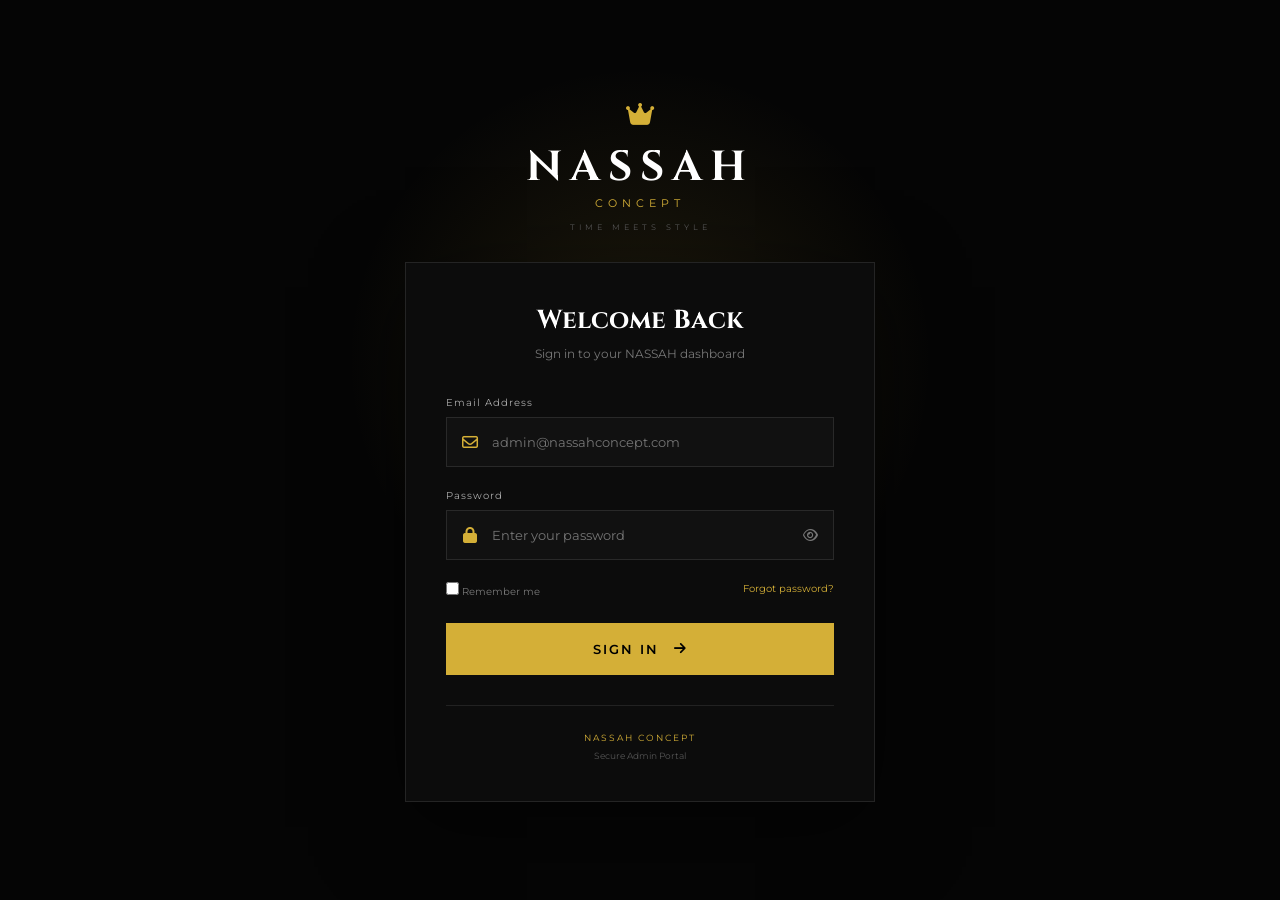
<file: admin/promotions.html>
<!DOCTYPE html>
<html lang="en">

<head>

    <meta charset="UTF-8">

    <meta
        name="viewport"
        content="width=device-width, initial-scale=1.0"
    >

    <title>Promotions | NASSAH Concept</title>

    <!-- ADMIN CSS -->
    <link
        rel="stylesheet"
        href="../admin-css/admin.css"
    >

    <!-- FONT AWESOME -->
    <link
        rel="stylesheet"
        href="https://cdnjs.cloudflare.com/ajax/libs/font-awesome/6.5.2/css/all.min.css"
    >

    <style>

        /* =========================================
           PROMOTIONS PAGE
        ========================================= */

        .promotions-page {

            padding: 35px;

        }


        .promotions-header {

            display: flex;

            justify-content: space-between;

            align-items: center;

            margin-bottom: 30px;

        }


        .promotions-header span {

            color: var(--gold);

            font-size: 8px;

            letter-spacing: 2px;

        }


        .promotions-header h1 {

            font-family: 'Cinzel', serif;

            font-size: 28px;

            margin-top: 7px;

        }


        .add-promotion-btn {

            background: var(--gold);

            color: #000;

            border: none;

            padding: 13px 20px;

            font-size: 10px;

            font-weight: 700;

            cursor: pointer;

            transition: .3s;

        }


        .add-promotion-btn:hover {

            background: var(--gold-light);

            transform: translateY(-2px);

        }



        /* =========================================
           SUMMARY
        ========================================= */

        .promotion-summary {

            display: grid;

            grid-template-columns:
                repeat(4, 1fr);

            gap: 15px;

            margin-bottom: 25px;

        }


        .promotion-summary-card {

            background: var(--card);

            border: 1px solid var(--border);

            padding: 20px;

        }


        .promotion-summary-icon {

            width: 35px;

            height: 35px;

            display: flex;

            align-items: center;

            justify-content: center;

            background: #191919;

            border: 1px solid #292929;

            color: var(--gold);

            margin-bottom: 15px;

        }


        .promotion-summary-card p {

            color: #666;

            font-size: 8px;

            letter-spacing: 1px;

            margin-bottom: 8px;

        }


        .promotion-summary-card h2 {

            color: #ddd;

            font-size: 22px;

        }



        /* =========================================
           TOOLS
        ========================================= */

        .promotion-tools {

            display: flex;

            gap: 12px;

            margin-bottom: 20px;

            flex-wrap: wrap;

        }


        .promotion-search {

            flex: 1;

            max-width: 420px;

            min-width: 220px;

            height: 45px;

            display: flex;

            align-items: center;

            background: var(--card);

            border: 1px solid var(--border);

        }


        .promotion-search i {

            color: #555;

            padding: 0 15px;

        }


        .promotion-search input {

            width: 100%;

            height: 100%;

            border: none;

            outline: none;

            background: transparent;

            color: white;

        }


        .promotion-search input::placeholder {

            color: #555;

        }


        .promotion-filter {

            height: 45px;

            background: var(--card);

            border: 1px solid var(--border);

            color: #888;

            padding: 0 15px;

            outline: none;

            cursor: pointer;

        }


        .promotion-filter:focus {

            border-color: var(--gold);

        }



        /* =========================================
           TABLE CARD
        ========================================= */

        .promotions-table-card {

            background: var(--card);

            border: 1px solid var(--border);

            padding: 25px;

        }


        .table-wrapper {

            width: 100%;

            overflow-x: auto;

        }


        table {

            width: 100%;

            min-width: 950px;

            border-collapse: collapse;

        }


        table th {

            text-align: left;

            color: #555;

            font-size: 8px;

            letter-spacing: 1px;

            padding: 15px 10px;

            border-bottom: 1px solid #292929;

        }


        table td {

            padding: 17px 10px;

            border-bottom: 1px solid #202020;

            color: #aaa;

            font-size: 10px;

            vertical-align: middle;

        }


        table tbody tr {

            transition: .2s;

        }


        table tbody tr:hover {

            background: #151515;

        }



        /* =========================================
           PROMOTION NAME
        ========================================= */

        .promotion-name {

            display: flex;

            align-items: center;

            gap: 12px;

        }


        .promotion-icon {

            width: 42px;

            height: 42px;

            display: flex;

            align-items: center;

            justify-content: center;

            background: #191919;

            border: 1px solid #292929;

            color: var(--gold);

            flex-shrink: 0;

        }


        .promotion-name strong {

            display: block;

            color: #ddd;

            font-size: 10px;

        }


        .promotion-name small {

            display: block;

            color: #555;

            font-size: 8px;

            margin-top: 5px;

        }



        /* =========================================
           DISCOUNT
        ========================================= */

        .discount-value {

            color: var(--gold);

            font-weight: 700;

            font-size: 13px;

        }


        .discount-type {

            color: #555;

            font-size: 7px;

            margin-left: 4px;

        }



        /* =========================================
           STATUS
        ========================================= */

        .promotion-status {

            display: inline-block;

            padding: 6px 9px;

            font-size: 7px;

            letter-spacing: .7px;

            text-transform: uppercase;

        }


        .status-active {

            color: #73bd88;

            background: rgba(115,189,136,.08);

        }


        .status-scheduled {

            color: #6fa8dc;

            background: rgba(111,168,220,.08);

        }


        .status-expired {

            color: #777;

            background: rgba(119,119,119,.08);

        }


        .status-disabled {

            color: #d95c5c;

            background: rgba(217,92,92,.08);

        }



        /* =========================================
           DATE
        ========================================= */

        .promotion-date {

            color: #888;

            font-size: 9px;

        }


        .promotion-date small {

            display: block;

            color: #444;

            margin-top: 4px;

            font-size: 7px;

        }



        /* =========================================
           PRODUCTS COUNT
        ========================================= */

        .products-count {

            color: #bbb;

        }


        .products-count i {

            color: var(--gold);

            margin-right: 5px;

        }



        /* =========================================
           ACTIONS
        ========================================= */

        .promotion-actions {

            display: flex;

            gap: 7px;

        }


        .promotion-action {

            width: 32px;

            height: 32px;

            background: #181818;

            border: 1px solid #292929;

            color: #777;

            cursor: pointer;

            transition: .2s;

        }


        .promotion-action:hover {

            color: var(--gold);

            border-color: var(--gold);

        }


        .promotion-delete:hover {

            color: #e74c3c;

            border-color: #e74c3c;

        }



        /* =========================================
           EMPTY STATE
        ========================================= */

        .empty-promotions {

            text-align: center;

            padding: 70px 20px !important;

            color: #555;

        }


        .empty-promotions i {

            color: var(--gold);

            font-size: 38px;

            margin-bottom: 15px;

        }


        .empty-promotions h3 {

            color: #777;

            margin-bottom: 8px;

        }


        .empty-promotions p {

            font-size: 9px;

        }



        /* =========================================
           MODAL
        ========================================= */

        .promotion-modal {

            position: fixed;

            inset: 0;

            background: rgba(0,0,0,.82);

            display: none;

            align-items: center;

            justify-content: center;

            padding: 20px;

            z-index: 3000;

            backdrop-filter: blur(5px);

        }


        .promotion-modal.show {

            display: flex;

        }


        .promotion-modal-box {

            width: 100%;

            max-width: 700px;

            max-height: 92vh;

            overflow-y: auto;

            background: #101010;

            border: 1px solid #333;

            padding: 30px;

            box-shadow:
                0 20px 60px rgba(0,0,0,.5);

        }


        .promotion-modal-header {

            display: flex;

            justify-content: space-between;

            align-items: center;

            margin-bottom: 25px;

        }


        .promotion-modal-header span {

            color: var(--gold);

            font-size: 8px;

            letter-spacing: 2px;

        }


        .promotion-modal-header h2 {

            font-family: 'Cinzel', serif;

            margin-top: 6px;

        }


        .close-promotion-modal {

            background: transparent;

            border: none;

            color: #777;

            font-size: 25px;

            cursor: pointer;

            width: 35px;

            height: 35px;

        }


        .close-promotion-modal:hover {

            color: var(--gold);

        }



        /* =========================================
           FORM
        ========================================= */

        .promotion-form-grid {

            display: grid;

            grid-template-columns: 1fr 1fr;

            gap: 18px;

        }


        .promotion-form-group {

            margin-bottom: 5px;

        }


        .promotion-form-group.full {

            grid-column: 1 / -1;

        }


        .promotion-form-group label {

            display: block;

            color: #888;

            font-size: 9px;

            margin-bottom: 8px;

            letter-spacing: 1px;

        }


        .promotion-form-group input,

        .promotion-form-group select,

        .promotion-form-group textarea {

            width: 100%;

            box-sizing: border-box;

            background: #171717;

            border: 1px solid #292929;

            color: white;

            padding: 13px;

            outline: none;

            font-family: inherit;

        }


        .promotion-form-group input:focus,

        .promotion-form-group select:focus,

        .promotion-form-group textarea:focus {

            border-color: var(--gold);

        }


        .promotion-form-group textarea {

            min-height: 90px;

            resize: vertical;

        }


        .form-help {

            color: #444;

            font-size: 7px;

            margin-top: 6px;

        }



        /* =========================================
           PRODUCT CHECKBOXES
        ========================================= */

        .product-selector {

            background: #171717;

            border: 1px solid #292929;

            max-height: 180px;

            overflow-y: auto;

            padding: 8px;

        }


        .product-option {

            display: flex;

            align-items: center;

            gap: 10px;

            padding: 10px;

            border-bottom: 1px solid #222;

            cursor: pointer;

            transition: .2s;

        }


        .product-option:last-child {

            border-bottom: none;

        }


        .product-option:hover {

            background: #202020;

        }


        .product-option input {

            width: 16px !important;

            height: 16px;

            accent-color: var(--gold);

            cursor: pointer;

        }


        .product-option-name {

            color: #bbb;

            font-size: 9px;

            flex: 1;

        }


        .product-option-price {

            color: #666;

            font-size: 8px;

        }


        .no-products {

            color: #555;

            text-align: center;

            padding: 25px 10px;

            font-size: 9px;

        }



        /* =========================================
           MODAL ACTIONS
        ========================================= */

        .promotion-modal-actions {

            display: flex;

            justify-content: flex-end;

            gap: 10px;

            margin-top: 25px;

        }


        .cancel-promotion-btn {

            background: #191919;

            border: 1px solid #292929;

            color: #888;

            padding: 13px 20px;

            cursor: pointer;

        }


        .cancel-promotion-btn:hover {

            color: #ddd;

            border-color: #444;

        }


        .save-promotion-btn {

            background: var(--gold);

            border: none;

            color: #000;

            padding: 13px 25px;

            font-weight: 700;

            cursor: pointer;

            transition: .2s;

        }


        .save-promotion-btn:hover {

            background: var(--gold-light);

        }



        /* =========================================
           TOAST
        ========================================= */

        .toast {

            position: fixed;

            right: 25px;

            bottom: 25px;

            background: #171717;

            border: 1px solid var(--gold);

            color: #ddd;

            padding: 14px 18px;

            display: flex;

            align-items: center;

            gap: 10px;

            font-size: 10px;

            transform: translateY(100px);

            opacity: 0;

            pointer-events: none;

            transition: .3s;

            z-index: 5000;

        }


        .toast.show {

            transform: translateY(0);

            opacity: 1;

        }


        .toast i {

            color: var(--gold);

        }



        /* =========================================
           MOBILE
        ========================================= */

        @media (max-width: 850px) {

            .promotion-summary {

                grid-template-columns:
                    repeat(2, 1fr);

            }

        }


        @media (max-width: 700px) {

            .promotions-page {

                padding: 20px 15px;

            }


            .promotions-header {

                flex-direction: column;

                align-items: flex-start;

                gap: 15px;

            }


            .add-promotion-btn {

                width: 100%;

            }


            .promotion-tools {

                flex-direction: column;

            }


            .promotion-search {

                max-width: none;

                width: 100%;

            }


            .promotion-filter {

                width: 100%;

            }


            .promotions-table-card {

                padding: 12px;

            }


            .promotion-form-grid {

                grid-template-columns: 1fr;

            }


            .promotion-form-group.full {

                grid-column: auto;

            }


            .promotion-modal {

                padding: 10px;

            }


            .promotion-modal-box {

                padding: 20px;

                max-height: 94vh;

            }


            .promotion-modal-actions {

                flex-direction: column-reverse;

            }


            .cancel-promotion-btn,

            .save-promotion-btn {

                width: 100%;

            }


            .toast {

                left: 15px;

                right: 15px;

                bottom: 15px;

            }

        }

    </style>

</head>


<body>


<!-- =========================================
     SIDEBAR
========================================= -->

<aside
    class="sidebar"
    id="sidebar"
>

    <div class="sidebar-brand">

        <div class="brand-crown">

            <i class="fa-solid fa-crown"></i>

        </div>

        <div>

            <h2>NASSAH</h2>

            <span>CONCEPT</span>

        </div>

    </div>


    <div class="sidebar-menu">

        <p class="menu-label">
            MAIN MENU
        </p>


        <a
            href="index.html"
            class="menu-item"
        >

            <i class="fa-solid fa-chart-pie"></i>

            <span>Dashboard</span>

        </a>


        <a
            href="products.html"
            class="menu-item"
        >

            <i class="fa-solid fa-box-open"></i>

            <span>Products</span>

        </a>


        <a
            href="orders.html"
            class="menu-item"
        >

            <i class="fa-solid fa-cart-shopping"></i>

            <span>Orders</span>

        </a>


        <a
            href="customers.html"
            class="menu-item"
        >

            <i class="fa-solid fa-users"></i>

            <span>Customers</span>

        </a>


        <p class="menu-label">
            MANAGEMENT
        </p>


        <a
            href="promotions.html"
            class="menu-item active"
        >

            <i class="fa-solid fa-tags"></i>

            <span>Promotions</span>

        </a>


        <a
            href="inventory.html"
            class="menu-item"
        >

            <i class="fa-solid fa-warehouse"></i>

            <span>Inventory</span>

        </a>


        <a
            href="analytics.html"
            class="menu-item"
        >

            <i class="fa-solid fa-chart-line"></i>

            <span>Analytics</span>

        </a>


        <p class="menu-label">
            SYSTEM
        </p>


        <a
            href="settings.html"
            class="menu-item"
        >

            <i class="fa-solid fa-gear"></i>

            <span>Settings</span>

        </a>


        <button
            class="menu-item logout"
            onclick="logout()"
        >

            <i class="fa-solid fa-right-from-bracket"></i>

            <span>Logout</span>

        </button>

    </div>

</aside>



<!-- =========================================
     MAIN
========================================= -->

<main class="main-content">


    <!-- TOPBAR -->

    <header class="topbar">

        <button
            class="mobile-menu"
            id="mobileMenu"
        >

            <i class="fa-solid fa-bars"></i>

        </button>


        <div class="page-location">

            <span>Management</span>

            <i class="fa-solid fa-chevron-right"></i>

            <strong>Promotions</strong>

        </div>


        <div class="topbar-actions">

            <button class="topbar-icon">

                <i class="fa-solid fa-magnifying-glass"></i>

            </button>


            <button
                class="topbar-icon notification"
            >

                <i class="fa-regular fa-bell"></i>

                <span></span>

            </button>


            <div class="topbar-profile">

                <div class="admin-avatar">
                    A
                </div>

                <div class="profile-name">

                    <strong>Admin</strong>

                    <small>
                        Super Admin
                    </small>

                </div>

            </div>

        </div>

    </header>



    <!-- =========================================
         PROMOTIONS CONTENT
    ========================================= -->

    <section class="promotions-page">


        <!-- HEADER -->

        <div class="promotions-header">

            <div>

                <span>
                    MARKETING MANAGEMENT
                </span>

                <h1>
                    Promotions
                </h1>

            </div>


            <button
                class="add-promotion-btn"
                onclick="openPromotionModal()"
            >

                <i class="fa-solid fa-plus"></i>

                CREATE PROMOTION

            </button>

        </div>



        <!-- =====================================
             SUMMARY
        ====================================== -->

        <div class="promotion-summary">


            <div class="promotion-summary-card">

                <div class="promotion-summary-icon">

                    <i class="fa-solid fa-tags"></i>

                </div>

                <p>
                    TOTAL PROMOTIONS
                </p>

                <h2 id="totalPromotions">
                    0
                </h2>

            </div>


            <div class="promotion-summary-card">

                <div class="promotion-summary-icon">

                    <i class="fa-solid fa-bolt"></i>

                </div>

                <p>
                    ACTIVE
                </p>

                <h2 id="activePromotions">
                    0
                </h2>

            </div>


            <div class="promotion-summary-card">

                <div class="promotion-summary-icon">

                    <i class="fa-solid fa-calendar"></i>

                </div>

                <p>
                    SCHEDULED
                </p>

                <h2 id="scheduledPromotions">
                    0
                </h2>

            </div>


            <div class="promotion-summary-card">

                <div class="promotion-summary-icon">

                    <i class="fa-solid fa-clock-rotate-left"></i>

                </div>

                <p>
                    EXPIRED
                </p>

                <h2 id="expiredPromotions">
                    0
                </h2>

            </div>

        </div>



        <!-- =====================================
             SEARCH + FILTER
        ====================================== -->

        <div class="promotion-tools">


            <div class="promotion-search">

                <i class="fa-solid fa-magnifying-glass"></i>

                <input
                    type="search"
                    id="promotionSearch"
                    placeholder="Search promotions..."
                    autocomplete="off"
                >

            </div>


            <select
                class="promotion-filter"
                id="promotionStatusFilter"
            >

                <option value="all">
                    All Status
                </option>

                <option value="active">
                    Active
                </option>

                <option value="scheduled">
                    Scheduled
                </option>

                <option value="expired">
                    Expired
                </option>

                <option value="disabled">
                    Disabled
                </option>

            </select>

        </div>



        <!-- =====================================
             TABLE
        ====================================== -->

        <div class="promotions-table-card">

            <div class="table-wrapper">

                <table>

                    <thead>

                        <tr>

                            <th>
                                PROMOTION
                            </th>

                            <th>
                                DISCOUNT
                            </th>

                            <th>
                                PRODUCTS
                            </th>

                            <th>
                                START
                            </th>

                            <th>
                                END
                            </th>

                            <th>
                                STATUS
                            </th>

                            <th>
                                ACTIONS
                            </th>

                        </tr>

                    </thead>


                    <tbody id="promotionsTable">

                    </tbody>

                </table>

            </div>

        </div>

    </section>

</main>



<!-- =========================================
     PROMOTION MODAL
========================================= -->

<div
    class="promotion-modal"
    id="promotionModal"
>

    <div class="promotion-modal-box">


        <div class="promotion-modal-header">

            <div>

                <span>
                    PROMOTION MANAGEMENT
                </span>

                <h2 id="promotionModalTitle">
                    Create Promotion
                </h2>

            </div>


            <button
                class="close-promotion-modal"
                type="button"
                onclick="closePromotionModal()"
            >

                ×

            </button>

        </div>



        <form id="promotionForm">


            <!-- EDIT INDEX -->

            <input
                type="hidden"
                id="promotionEditIndex"
            >


            <div class="promotion-form-grid">


                <!-- NAME -->

                <div class="promotion-form-group full">

                    <label>
                        PROMOTION NAME
                    </label>

                    <input
                        type="text"
                        id="promotionName"
                        placeholder="Weekend Luxury Sale"
                        required
                    >

                </div>



                <!-- DISCOUNT -->

                <div class="promotion-form-group">

                    <label>
                        DISCOUNT (%)
                    </label>

                    <input
                        type="number"
                        id="promotionDiscount"
                        placeholder="20"
                        min="1"
                        max="100"
                        required
                    >

                </div>



                <!-- STATUS -->

                <div class="promotion-form-group">

                    <label>
                        STATUS
                    </label>

                    <select id="promotionStatus">

                        <option value="active">
                            Active
                        </option>

                        <option value="scheduled">
                            Scheduled
                        </option>

                        <option value="disabled">
                            Disabled
                        </option>

                    </select>

                </div>



                <!-- START -->

                <div class="promotion-form-group">

                    <label>
                        START DATE
                    </label>

                    <input
                        type="date"
                        id="promotionStart"
                        required
                    >

                </div>



                <!-- END -->

                <div class="promotion-form-group">

                    <label>
                        END DATE
                    </label>

                    <input
                        type="date"
                        id="promotionEnd"
                        required
                    >

                </div>



                <!-- PRODUCTS -->

                <div class="promotion-form-group full">

                    <label>
                        APPLY TO PRODUCTS
                    </label>


                    <div
                        class="product-selector"
                        id="productSelector"
                    >

                    </div>


                    <div class="form-help">

                        Select the products that should receive
                        this promotion.

                    </div>

                </div>



                <!-- DESCRIPTION -->

                <div class="promotion-form-group full">

                    <label>
                        DESCRIPTION
                    </label>

                    <textarea
                        id="promotionDescription"
                        placeholder="Describe this promotion..."
                    ></textarea>

                </div>

            </div>



            <!-- ACTIONS -->

            <div class="promotion-modal-actions">

                <button
                    type="button"
                    class="cancel-promotion-btn"
                    onclick="closePromotionModal()"
                >

                    CANCEL

                </button>


                <button
                    type="submit"
                    class="save-promotion-btn"
                >

                    <i class="fa-solid fa-check"></i>

                    SAVE PROMOTION

                </button>

            </div>

        </form>

    </div>

</div>



<!-- =========================================
     TOAST
========================================= -->

<div
    class="toast"
    id="toast"
>

    <i class="fa-solid fa-check"></i>

    <span id="toastMessage">
        Promotion saved successfully.
    </span>

</div>



<script>

/* =========================================
   ADMIN PROTECTION
========================================= */

if (
    localStorage.getItem(
        "nassahAdminLoggedIn"
    ) !== "true"
) {

    window.location.href =
        "login.html";

}



/* =========================================
   PROMOTION STORAGE
========================================= */

function getPromotions() {

    try {

        const stored =
            localStorage.getItem(
                "nassahPromotions"
            );

        if (!stored) {

            return [];

        }

        const promotions =
            JSON.parse(stored);

        return Array.isArray(promotions)
            ? promotions
            : [];

    } catch (error) {

        console.error(
            "Promotion storage error:",
            error
        );

        return [];

    }

}


function savePromotions(promotions) {

    localStorage.setItem(
        "nassahPromotions",
        JSON.stringify(promotions)
    );

}



/* =========================================
   PRODUCT STORAGE
========================================= */

function getProducts() {

    try {

        const stored =
            localStorage.getItem(
                "nassahProducts"
            );

        if (!stored) {

            return [];

        }

        const products =
            JSON.parse(stored);

        return Array.isArray(products)
            ? products
            : [];

    } catch (error) {

        console.error(
            "Product storage error:",
            error
        );

        return [];

    }

}



/* =========================================
   GENERATE PROMOTION ID
========================================= */

function generatePromotionId(
    promotions
) {

    let number =
        promotions.length + 1;


    let id =
        "PROMO-" +
        String(number).padStart(3, "0");


    while (
        promotions.some(
            promotion =>
                promotion.id === id
        )
    ) {

        number++;

        id =
            "PROMO-" +
            String(number).padStart(3, "0");

    }


    return id;

}



/* =========================================
   ESCAPE HTML
========================================= */

function escapeHTML(value) {

    return String(value ?? "")
        .replace(/&/g, "&amp;")
        .replace(/</g, "&lt;")
        .replace(/>/g, "&gt;")
        .replace(/"/g, "&quot;")
        .replace(/'/g, "&#039;");

}



/* =========================================
   CAPITALIZE
========================================= */

function capitalize(text) {

    if (!text) return "";

    return (
        text.charAt(0).toUpperCase()
        +
        text.slice(1)
    );

}



/* =========================================
   DATE FORMAT
========================================= */

function formatDate(date) {

    if (!date) {

        return "—";

    }


    const d =
        new Date(date + "T00:00:00");


    if (
        isNaN(
            d.getTime()
        )
    ) {

        return "—";

    }


    return d.toLocaleDateString(
        "en-NG",
        {
            day: "numeric",
            month: "short",
            year: "numeric"
        }
    );

}



/* =========================================
   GET REAL PROMOTION STATUS
========================================= */

function getPromotionStatus(
    promotion
) {

    if (
        promotion.status === "disabled"
    ) {

        return "disabled";

    }


    if (
        !promotion.start ||
        !promotion.end
    ) {

        return "scheduled";

    }


    const today =
        new Date();

    today.setHours(
        0,
        0,
        0,
        0
    );


    const start =
        new Date(
            promotion.start +
            "T00:00:00"
        );


    const end =
        new Date(
            promotion.end +
            "T23:59:59"
        );


    if (
        today < start
    ) {

        return "scheduled";

    }


    if (
        today > end
    ) {

        return "expired";

    }


    return "active";

}



/* =========================================
   STATUS CLASS
========================================= */

function getPromotionStatusClass(
    status
) {

    switch (status) {

        case "active":

            return "status-active";


        case "scheduled":

            return "status-scheduled";


        case "expired":

            return "status-expired";


        case "disabled":

            return "status-disabled";


        default:

            return "status-expired";

    }

}



/* =========================================
   PRODUCTS TEXT
========================================= */

function getPromotionProducts(
    promotion
) {

    if (
        !promotion.productIds ||
        !Array.isArray(
            promotion.productIds
        )
    ) {

        return "All products";

    }


    if (
        promotion.productIds.length === 0
    ) {

        return "All products";

    }


    const products =
        getProducts();


    const selected =
        products.filter(
            product =>
                promotion.productIds.includes(
                    product.id
                )
        );


    if (
        selected.length === 0
    ) {

        return "Selected products";

    }


    if (
        selected.length === 1
    ) {

        return escapeHTML(
            selected[0].name
        );

    }


    return (
        selected.length +
        " products"
    );

}



/* =========================================
   UPDATE SUMMARY
========================================= */

function updatePromotionSummary(
    promotions
) {

    const active =
        promotions.filter(
            promotion =>
                getPromotionStatus(
                    promotion
                ) === "active"
        ).length;


    const scheduled =
        promotions.filter(
            promotion =>
                getPromotionStatus(
                    promotion
                ) === "scheduled"
        ).length;


    const expired =
        promotions.filter(
            promotion =>
                getPromotionStatus(
                    promotion
                ) === "expired"
        ).length;


    document.getElementById(
        "totalPromotions"
    ).textContent =
        promotions.length;


    document.getElementById(
        "activePromotions"
    ).textContent =
        active;


    document.getElementById(
        "scheduledPromotions"
    ).textContent =
        scheduled;


    document.getElementById(
        "expiredPromotions"
    ).textContent =
        expired;

}



/* =========================================
   RENDER PROMOTIONS
========================================= */

function renderPromotions() {

    const promotions =
        getPromotions();


    const table =
        document.getElementById(
            "promotionsTable"
        );


    const search =
        document.getElementById(
            "promotionSearch"
        )
        .value
        .trim()
        .toLowerCase();


    const statusFilter =
        document.getElementById(
            "promotionStatusFilter"
        ).value;


    table.innerHTML = "";


    updatePromotionSummary(
        promotions
    );


    const filtered =
        promotions.filter(
            promotion => {

                const status =
                    getPromotionStatus(
                        promotion
                    );


                const searchText = `

                    ${promotion.id || ""}

                    ${promotion.name || ""}

                    ${promotion.description || ""}

                `.toLowerCase();


                const matchesSearch =
                    searchText.includes(
                        search
                    );


                const matchesStatus =
                    statusFilter === "all" ||
                    status === statusFilter;


                return (
                    matchesSearch &&
                    matchesStatus
                );

            }
        );



    /* EMPTY */

    if (
        filtered.length === 0
    ) {

        table.innerHTML = `

            <tr>

                <td
                    colspan="7"
                    class="empty-promotions"
                >

                    <i
                        class="fa-solid fa-tags"
                    ></i>

                    <h3>
                        No Promotions Yet
                    </h3>

                    <p>
                        Create your first promotion
                        to start offering discounts.
                    </p>

                </td>

            </tr>

        `;

        return;

    }



    /* DISPLAY */

    filtered.forEach(
        promotion => {

            const originalIndex =
                promotions.indexOf(
                    promotion
                );


            const status =
                getPromotionStatus(
                    promotion
                );


            const statusClass =
                getPromotionStatusClass(
                    status
                );


            const products =
                getPromotionProducts(
                    promotion
                );


            const row =
                document.createElement(
                    "tr"
                );


            row.innerHTML = `

                <!-- PROMOTION -->

                <td>

                    <div class="promotion-name">

                        <div class="promotion-icon">

                            <i
                                class="fa-solid fa-tag"
                            ></i>

                        </div>

                        <div>

                            <strong>
                                ${escapeHTML(
                                    promotion.name
                                )}
                            </strong>

                            <small>
                                ${escapeHTML(
                                    promotion.id
                                )}
                            </small>

                        </div>

                    </div>

                </td>



                <!-- DISCOUNT -->

                <td>

                    <span class="discount-value">

                        ${Number(
                            promotion.discount || 0
                        )}%

                    </span>

                    <span class="discount-type">
                        OFF
                    </span>

                </td>



                <!-- PRODUCTS -->

                <td>

                    <span class="products-count">

                        <i
                            class="fa-solid fa-box"
                        ></i>

                        ${products}

                    </span>

                </td>



                <!-- START -->

                <td>

                    <span class="promotion-date">

                        ${formatDate(
                            promotion.start
                        )}

                    </span>

                    <small>
                        Start date
                    </small>

                </td>



                <!-- END -->

                <td>

                    <span class="promotion-date">

                        ${formatDate(
                            promotion.end
                        )}

                    </span>

                    <small>
                        End date
                    </small>

                </td>



                <!-- STATUS -->

                <td>

                    <span
                        class="
                            promotion-status
                            ${statusClass}
                        "
                    >

                        ${capitalize(
                            status
                        )}

                    </span>

                </td>



                <!-- ACTIONS -->

                <td>

                    <div class="promotion-actions">


                        <button
                            class="promotion-action"
                            onclick="
                                editPromotion(
                                    ${originalIndex}
                                )
                            "
                            title="Edit Promotion"
                        >

                            <i
                                class="fa-solid fa-pen"
                            ></i>

                        </button>



                        <button
                            class="
                                promotion-action
                                promotion-delete
                            "
                            onclick="
                                deletePromotion(
                                    ${originalIndex}
                                )
                            "
                            title="Delete Promotion"
                        >

                            <i
                                class="fa-solid fa-trash"
                            ></i>

                        </button>


                    </div>

                </td>

            `;


            table.appendChild(
                row
            );

        }
    );

}



/* =========================================
   LOAD PRODUCT CHECKBOXES
========================================= */

function renderProductSelector(
    selectedIds = []
) {

    const container =
        document.getElementById(
            "productSelector"
        );


    const products =
        getProducts();


    container.innerHTML = "";


    if (
        products.length === 0
    ) {

        container.innerHTML = `

            <div class="no-products">

                <i
                    class="fa-solid fa-box-open"
                ></i>

                <br><br>

                No products available.

                <br>

                Add products from the
                Products page first.

            </div>

        `;

        return;

    }



    products.forEach(
        product => {

            const option =
                document.createElement(
                    "label"
                );


            option.className =
                "product-option";


            const checked =
                selectedIds.includes(
                    product.id
                )
                ? "checked"
                : "";


            option.innerHTML = `

                <input
                    type="checkbox"
                    value="${escapeHTML(
                        product.id
                    )}"
                    ${checked}
                >

                <span class="product-option-name">

                    ${escapeHTML(
                        product.name
                    )}

                </span>

                <span class="product-option-price">

                    ₦${Number(
                        product.price || 0
                    ).toLocaleString(
                        "en-NG"
                    )}

                </span>

            `;


            container.appendChild(
                option
            );

        }
    );

}



/* =========================================
   OPEN MODAL
========================================= */

function openPromotionModal(
    index = null
) {

    const modal =
        document.getElementById(
            "promotionModal"
        );


    const form =
        document.getElementById(
            "promotionForm"
        );


    form.reset();


    document.getElementById(
        "promotionEditIndex"
    ).value = "";


    document.getElementById(
        "promotionModalTitle"
    ).textContent =
        "Create Promotion";


    renderProductSelector(
        []
    );



    /* DEFAULT DATES */

    const today =
        new Date();


    const tomorrow =
        new Date();


    tomorrow.setDate(
        today.getDate() + 7
    );


    document.getElementById(
        "promotionStart"
    ).value =
        formatInputDate(
            today
        );


    document.getElementById(
        "promotionEnd"
    ).value =
        formatInputDate(
            tomorrow
        );



    /* EDIT */

    if (
        index !== null
    ) {

        const promotions =
            getPromotions();


        const promotion =
            promotions[index];


        if (!promotion) return;


        document.getElementById(
            "promotionEditIndex"
        ).value =
            index;


        document.getElementById(
            "promotionModalTitle"
        ).textContent =
            "Edit Promotion";


        document.getElementById(
            "promotionName"
        ).value =
            promotion.name || "";


        document.getElementById(
            "promotionDiscount"
        ).value =
            promotion.discount || "";


        document.getElementById(
            "promotionStatus"
        ).value =
            promotion.status || "active";


        document.getElementById(
            "promotionStart"
        ).value =
            promotion.start || "";


        document.getElementById(
            "promotionEnd"
        ).value =
            promotion.end || "";


        document.getElementById(
            "promotionDescription"
        ).value =
            promotion.description || "";


        renderProductSelector(
            promotion.productIds || []
        );

    }


    modal.classList.add(
        "show"
    );


    setTimeout(
        () => {

            document.getElementById(
                "promotionName"
            ).focus();

        },
        100
    );

}



/* =========================================
   FORMAT INPUT DATE
========================================= */

function formatInputDate(
    date
) {

    const year =
        date.getFullYear();


    const month =
        String(
            date.getMonth() + 1
        ).padStart(
            2,
            "0"
        );


    const day =
        String(
            date.getDate()
        ).padStart(
            2,
            "0"
        );


    return (
        year +
        "-" +
        month +
        "-" +
        day
    );

}



/* =========================================
   CLOSE MODAL
========================================= */

function closePromotionModal() {

    document
        .getElementById(
            "promotionModal"
        )
        .classList.remove(
            "show"
        );

}



/* =========================================
   SAVE PROMOTION
========================================= */

document
    .getElementById(
        "promotionForm"
    )
    .addEventListener(
        "submit",
        function(event) {

            event.preventDefault();


            const promotions =
                getPromotions();


            const editIndex =
                document.getElementById(
                    "promotionEditIndex"
                ).value;


            const name =
                document.getElementById(
                    "promotionName"
                ).value.trim();


            const discount =
                Number(
                    document.getElementById(
                        "promotionDiscount"
                    ).value
                );


            const start =
                document.getElementById(
                    "promotionStart"
                ).value;


            const end =
                document.getElementById(
                    "promotionEnd"
                ).value;


            const status =
                document.getElementById(
                    "promotionStatus"
                ).value;


            const description =
                document.getElementById(
                    "promotionDescription"
                ).value.trim();



            /* VALIDATION */

            if (!name) {

                showToast(
                    "Please enter a promotion name."
                );

                return;

            }


            if (
                !Number.isFinite(
                    discount
                ) ||
                discount <= 0 ||
                discount > 100
            ) {

                showToast(
                    "Discount must be between 1 and 100%."
                );

                return;

            }


            if (!start || !end) {

                showToast(
                    "Please select both dates."
                );

                return;

            }


            if (
                new Date(
                    end +
                    "T00:00:00"
                ) <
                new Date(
                    start +
                    "T00:00:00"
                )
            ) {

                showToast(
                    "End date cannot be before start date."
                );

                return;

            }



            /* SELECTED PRODUCTS */

            const selectedCheckboxes =
                document.querySelectorAll(
                    "#productSelector input[type='checkbox']:checked"
                );


            const productIds =
                Array.from(
                    selectedCheckboxes
                ).map(
                    checkbox =>
                        checkbox.value
                );



            /* PROMOTION OBJECT */

            const promotion = {

                id:
                    editIndex === ""
                    ? generatePromotionId(
                        promotions
                    )
                    : promotions[
                        Number(
                            editIndex
                        )
                      ].id,

                name:
                    name,

                discount:
                    discount,

                start:
                    start,

                end:
                    end,

                status:
                    status,

                productIds:
                    productIds,

                description:
                    description

            };



            try {

                if (
                    editIndex === ""
                ) {

                    promotions.push(
                        promotion
                    );


                    savePromotions(
                        promotions
                    );


                    showToast(
                        "Promotion created successfully."
                    );

                } else {

                    promotions[
                        Number(
                            editIndex
                        )
                    ] =
                        promotion;


                    savePromotions(
                        promotions
                    );


                    showToast(
                        "Promotion updated successfully."
                    );

                }


                closePromotionModal();


                renderPromotions();

            } catch (error) {

                console.error(
                    "Promotion save error:",
                    error
                );


                showToast(
                    "Could not save promotion."
                );

            }

        }
    );



/* =========================================
   EDIT PROMOTION
========================================= */

function editPromotion(
    index
) {

    openPromotionModal(
        index
    );

}



/* =========================================
   DELETE PROMOTION
========================================= */

function deletePromotion(
    index
) {

    const promotions =
        getPromotions();


    const promotion =
        promotions[index];


    if (!promotion) return;


    const confirmed =
        confirm(
            `Delete "${promotion.name}"?\n\nThis action cannot be undone.`
        );


    if (!confirmed) return;


    promotions.splice(
        index,
        1
    );


    savePromotions(
        promotions
    );


    renderPromotions();


    showToast(
        "Promotion deleted successfully."
    );

}



/* =========================================
   SEARCH
========================================= */

document
    .getElementById(
        "promotionSearch"
    )
    .addEventListener(
        "input",
        renderPromotions
    );



/* =========================================
   FILTER
========================================= */

document
    .getElementById(
        "promotionStatusFilter"
    )
    .addEventListener(
        "change",
        renderPromotions
    );



/* =========================================
   CLOSE MODAL OUTSIDE
========================================= */

document
    .getElementById(
        "promotionModal"
    )
    .addEventListener(
        "click",
        function(event) {

            if (
                event.target === this
            ) {

                closePromotionModal();

            }

        }
    );



/* =========================================
   ESC KEY
========================================= */

document.addEventListener(
    "keydown",
    function(event) {

        if (
            event.key === "Escape"
        ) {

            closePromotionModal();

        }

    }
);



/* =========================================
   MOBILE MENU
========================================= */

document
    .getElementById(
        "mobileMenu"
    )
    .addEventListener(
        "click",
        function() {

            document
                .getElementById(
                    "sidebar"
                )
                .classList.toggle(
                    "open"
                );

        }
    );



/* =========================================
   LOGOUT
========================================= */

function logout() {

    localStorage.removeItem(
        "nassahAdminLoggedIn"
    );


    window.location.href =
        "login.html";

}



/* =========================================
   TOAST
========================================= */

let toastTimer;


function showToast(
    message
) {

    const toast =
        document.getElementById(
            "toast"
        );


    const toastMessage =
        document.getElementById(
            "toastMessage"
        );


    toastMessage.textContent =
        message;


    toast.classList.add(
        "show"
    );


    clearTimeout(
        toastTimer
    );


    toastTimer =
        setTimeout(
            () => {

                toast.classList.remove(
                    "show"
                );

            },
            3000
        );

}



/* =========================================
   INITIAL LOAD
========================================= */

renderPromotions();

</script>

</body>

</html>
</file>
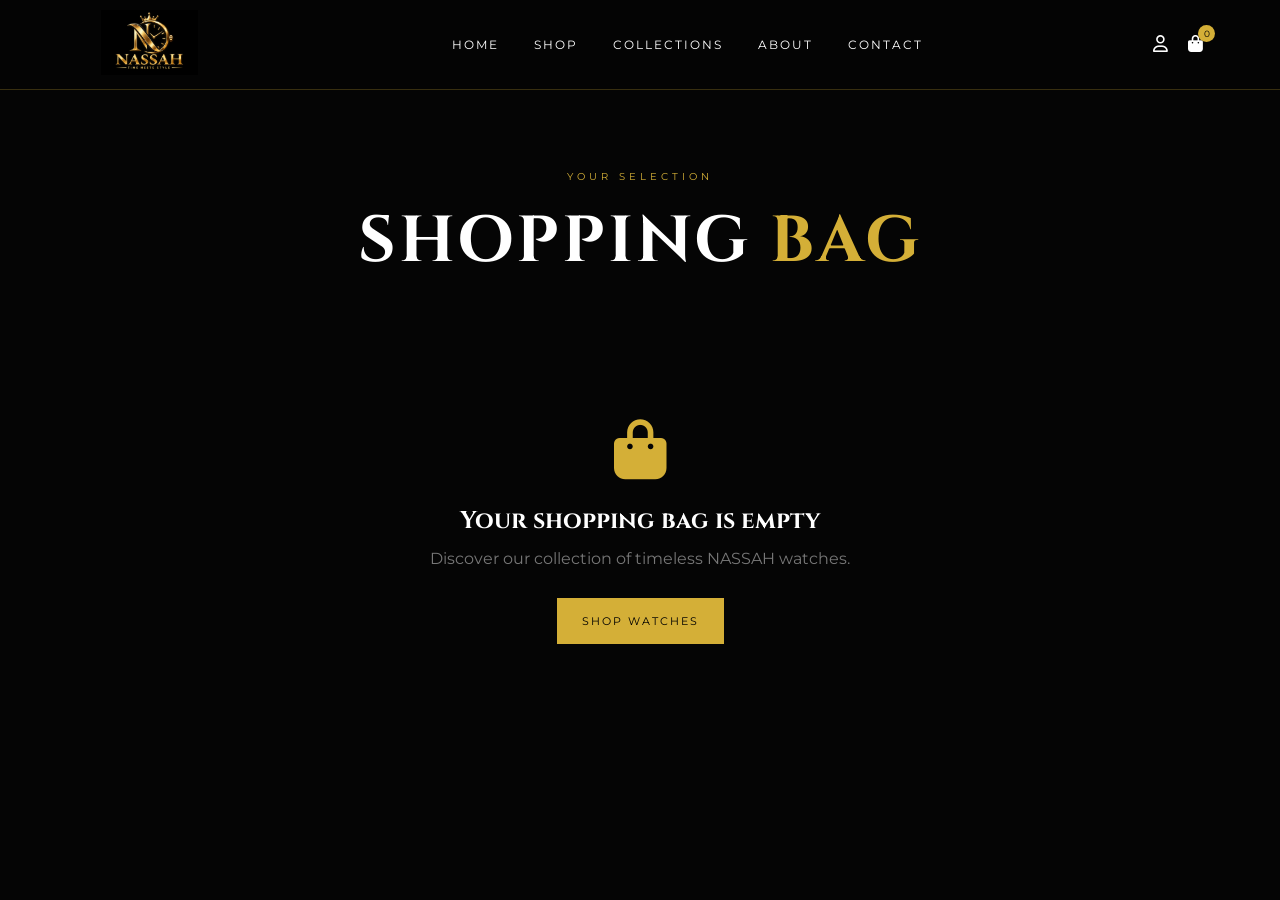
<file: pages/cart.html>
<!DOCTYPE html>
<html lang="en">
<head>
    <meta charset="UTF-8">
    <meta name="viewport" content="width=device-width, initial-scale=1.0">

    <title>Your Cart | NASSAH Concept</title>

    <link rel="stylesheet" href="../css/style.css">

    <link
        rel="stylesheet"
        href="https://cdnjs.cloudflare.com/ajax/libs/font-awesome/6.5.2/css/all.min.css"
    >

    <style>
        .cart-page {
            min-height: 75vh;
            padding: 80px 7%;
        }

        .cart-title {
            text-align: center;
            margin-bottom: 55px;
        }

        .cart-title p {
            color: var(--gold);
            font-size: 10px;
            letter-spacing: 4px;
            margin-bottom: 15px;
        }

        .cart-title h1 {
            font-family: 'Cinzel', serif;
            font-size: clamp(40px, 6vw, 65px);
            letter-spacing: 3px;
        }

        .cart-title h1 span {
            color: var(--gold);
        }

        .cart-layout {
            display: grid;
            grid-template-columns: 1fr 380px;
            gap: 35px;
            align-items: start;
        }

        .cart-items {
            border-top: 1px solid #292929;
        }

        .cart-item {
            display: grid;
            grid-template-columns: 120px 1fr auto;
            gap: 25px;
            align-items: center;
            padding: 25px 0;
            border-bottom: 1px solid #292929;
        }

        .cart-image {
            width: 120px;
            height: 120px;
            background:
                radial-gradient(circle, #292929, #0c0c0c);
            display: flex;
            align-items: center;
            justify-content: center;
        }

        .cart-image i {
            color: var(--gold);
            font-size: 45px;
        }

        .cart-info small {
            color: var(--gold);
            font-size: 9px;
            letter-spacing: 2px;
        }

        .cart-info h3 {
            font-family: 'Cinzel', serif;
            margin: 10px 0;
        }

        .cart-price {
            color: #aaa;
            font-size: 13px;
        }

        .quantity {
            display: flex;
            align-items: center;
            border: 1px solid #333;
            width: fit-content;
            margin-top: 18px;
        }

        .quantity button {
            width: 35px;
            height: 35px;
            background: transparent;
            border: none;
            color: white;
            cursor: pointer;
        }

        .quantity button:hover {
            color: var(--gold);
        }

        .quantity span {
            width: 35px;
            text-align: center;
            font-size: 12px;
        }

        .item-total {
            color: var(--gold);
            font-weight: 600;
            text-align: right;
        }

        .remove-item {
            display: block;
            margin-top: 15px;
            border: none;
            background: transparent;
            color: #777;
            cursor: pointer;
            font-size: 11px;
        }

        .remove-item:hover {
            color: #e74c3c;
        }

        .summary {
            background: #0d0d0d;
            border: 1px solid #292929;
            padding: 30px;
            position: sticky;
            top: 110px;
        }

        .summary h2 {
            font-family: 'Cinzel', serif;
            font-size: 24px;
            margin-bottom: 25px;
        }

        .summary-row {
            display: flex;
            justify-content: space-between;
            padding: 15px 0;
            border-bottom: 1px solid #242424;
            color: #aaa;
            font-size: 13px;
        }

        .summary-row.total {
            color: white;
            font-size: 19px;
            border-bottom: none;
        }

        .summary-row.total strong {
            color: var(--gold);
        }

        .checkout-btn {
            display: block;
            width: 100%;
            margin-top: 20px;
            padding: 17px;
            border: none;
            background: var(--gold);
            color: #000;
            text-align: center;
            font-size: 11px;
            letter-spacing: 2px;
            font-weight: 600;
            cursor: pointer;
        }

        .checkout-btn:hover {
            background: var(--gold-light);
        }

        .continue-shopping {
            display: block;
            text-align: center;
            margin-top: 20px;
            color: var(--gold);
            font-size: 11px;
            letter-spacing: 1px;
        }

        .empty-cart {
            display: none;
            text-align: center;
            padding: 80px 20px;
        }

        .empty-cart i {
            color: var(--gold);
            font-size: 60px;
            margin-bottom: 25px;
        }

        .empty-cart h2 {
            font-family: 'Cinzel', serif;
            margin-bottom: 12px;
        }

        .empty-cart p {
            color: #777;
            margin-bottom: 30px;
        }

        @media (max-width: 900px) {

            .cart-layout {
                grid-template-columns: 1fr;
            }

            .summary {
                position: static;
            }
        }

        @media (max-width: 600px) {

            .cart-page {
                padding: 60px 5%;
            }

            .cart-item {
                grid-template-columns: 80px 1fr;
                gap: 15px;
            }

            .cart-image {
                width: 80px;
                height: 80px;
            }

            .cart-image i {
                font-size: 30px;
            }

            .item-total {
                grid-column: 2;
                text-align: left;
            }
        }
    </style>
</head>

<body>

<header class="header">

    <div class="logo">
        <img src="../images/nassah-logo.jpeg" alt="NASSAH Concept">
    </div>

    <nav class="navbar">

        <a href="../index.html">
            Home
        </a>

        <a href="shop.html">
            Shop
        </a>

        <a href="../index.html#collections">
            Collections
        </a>

        <a href="../index.html#about">
            About
        </a>

        <a href="../index.html#contact">
            Contact
        </a>

    </nav>

    <div class="header-icons">

        <a href="login.html">
            <i class="fa-regular fa-user"></i>
        </a>

        <a href="cart.html" class="cart-icon">
            <i class="fa-solid fa-bag-shopping"></i>
            <span id="cart-count">0</span>
        </a>

        <button class="menu-btn" id="menu-btn">
            <i class="fa-solid fa-bars"></i>
        </button>

    </div>

</header>


<main class="cart-page">

    <div class="cart-title">

        <p>YOUR SELECTION</p>

        <h1>
            SHOPPING <span>BAG</span>
        </h1>

    </div>


    <div id="emptyCart" class="empty-cart">

        <i class="fa-solid fa-bag-shopping"></i>

        <h2>Your shopping bag is empty</h2>

        <p>
            Discover our collection of timeless NASSAH watches.
        </p>

        <a href="shop.html" class="gold-btn">
            SHOP WATCHES
        </a>

    </div>


    <div class="cart-layout" id="cartLayout">

        <div class="cart-items" id="cartItems"></div>


        <aside class="summary">

            <h2>ORDER SUMMARY</h2>

            <div class="summary-row">

                <span>Subtotal</span>

                <span id="subtotal">
                    ₦0
                </span>

            </div>


            <div class="summary-row">

                <span>Delivery</span>

                <span id="delivery">
                    ₦3,000
                </span>

            </div>


            <div class="summary-row total">

                <span>Total</span>

                <strong id="total">
                    ₦0
                </strong>

            </div>


            <a
                href="checkout.html"
                class="checkout-btn"
                id="checkoutBtn"
            >
                PROCEED TO CHECKOUT
            </a>


            <a
                href="shop.html"
                class="continue-shopping"
            >
                ← CONTINUE SHOPPING
            </a>

        </aside>

    </div>

</main>


<script>

    const cartItems =
        document.getElementById("cartItems");

    const cartLayout =
        document.getElementById("cartLayout");

    const emptyCart =
        document.getElementById("emptyCart");

    const subtotalElement =
        document.getElementById("subtotal");

    const totalElement =
        document.getElementById("total");

    const cartCount =
        document.getElementById("cart-count");


    function getCart() {

        return JSON.parse(
            localStorage.getItem("nassahCart")
        ) || [];

    }


    function saveCart(cart) {

        localStorage.setItem(
            "nassahCart",
            JSON.stringify(cart)
        );

    }


    function formatPrice(price) {

        return "₦" +
            Number(price).toLocaleString();

    }


    function renderCart() {

        const cart = getCart();

        cartItems.innerHTML = "";


        if (cart.length === 0) {

            cartLayout.style.display = "none";
            emptyCart.style.display = "block";

            cartCount.textContent = "0";

            return;

        }


        cartLayout.style.display = "grid";
        emptyCart.style.display = "none";


        let subtotal = 0;
        let itemCount = 0;


        cart.forEach((item, index) => {

            subtotal +=
                Number(item.price) *
                Number(item.quantity);

            itemCount += Number(item.quantity);


            const itemElement =
                document.createElement("div");

            itemElement.className = "cart-item";


            itemElement.innerHTML = `

                <div class="cart-image">

                    <i class="fa-regular fa-clock"></i>

                </div>


                <div class="cart-info">

                    <small>
                        NASSAH CONCEPT
                    </small>

                    <h3>
                        ${item.name}
                    </h3>

                    <div class="cart-price">
                        ${formatPrice(item.price)}
                    </div>


                    <div class="quantity">

                        <button
                            onclick="changeQuantity(${index}, -1)"
                        >
                            −
                        </button>

                        <span>
                            ${item.quantity}
                        </span>

                        <button
                            onclick="changeQuantity(${index}, 1)"
                        >
                            +
                        </button>

                    </div>


                    <button
                        class="remove-item"
                        onclick="removeItem(${index})"
                    >
                        <i class="fa-solid fa-trash"></i>
                        Remove
                    </button>

                </div>


                <div class="item-total">

                    ${formatPrice(
                        Number(item.price) *
                        Number(item.quantity)
                    )}

                </div>

            `;


            cartItems.appendChild(itemElement);

        });


        const delivery =
            subtotal > 0 ? 3000 : 0;

        const total =
            subtotal + delivery;


        subtotalElement.textContent =
            formatPrice(subtotal);

        document.getElementById(
            "delivery"
        ).textContent =
            formatPrice(delivery);

        totalElement.textContent =
            formatPrice(total);

        cartCount.textContent =
            itemCount;

    }


    function changeQuantity(index, change) {

        const cart = getCart();

        cart[index].quantity += change;


        if (cart[index].quantity <= 0) {

            cart.splice(index, 1);

        }


        saveCart(cart);

        renderCart();

    }


    function removeItem(index) {

        const cart = getCart();

        cart.splice(index, 1);

        saveCart(cart);

        renderCart();

    }


    renderCart();

</script>


<script src="../js/script.js"></script>

</body>
</html>
</file>
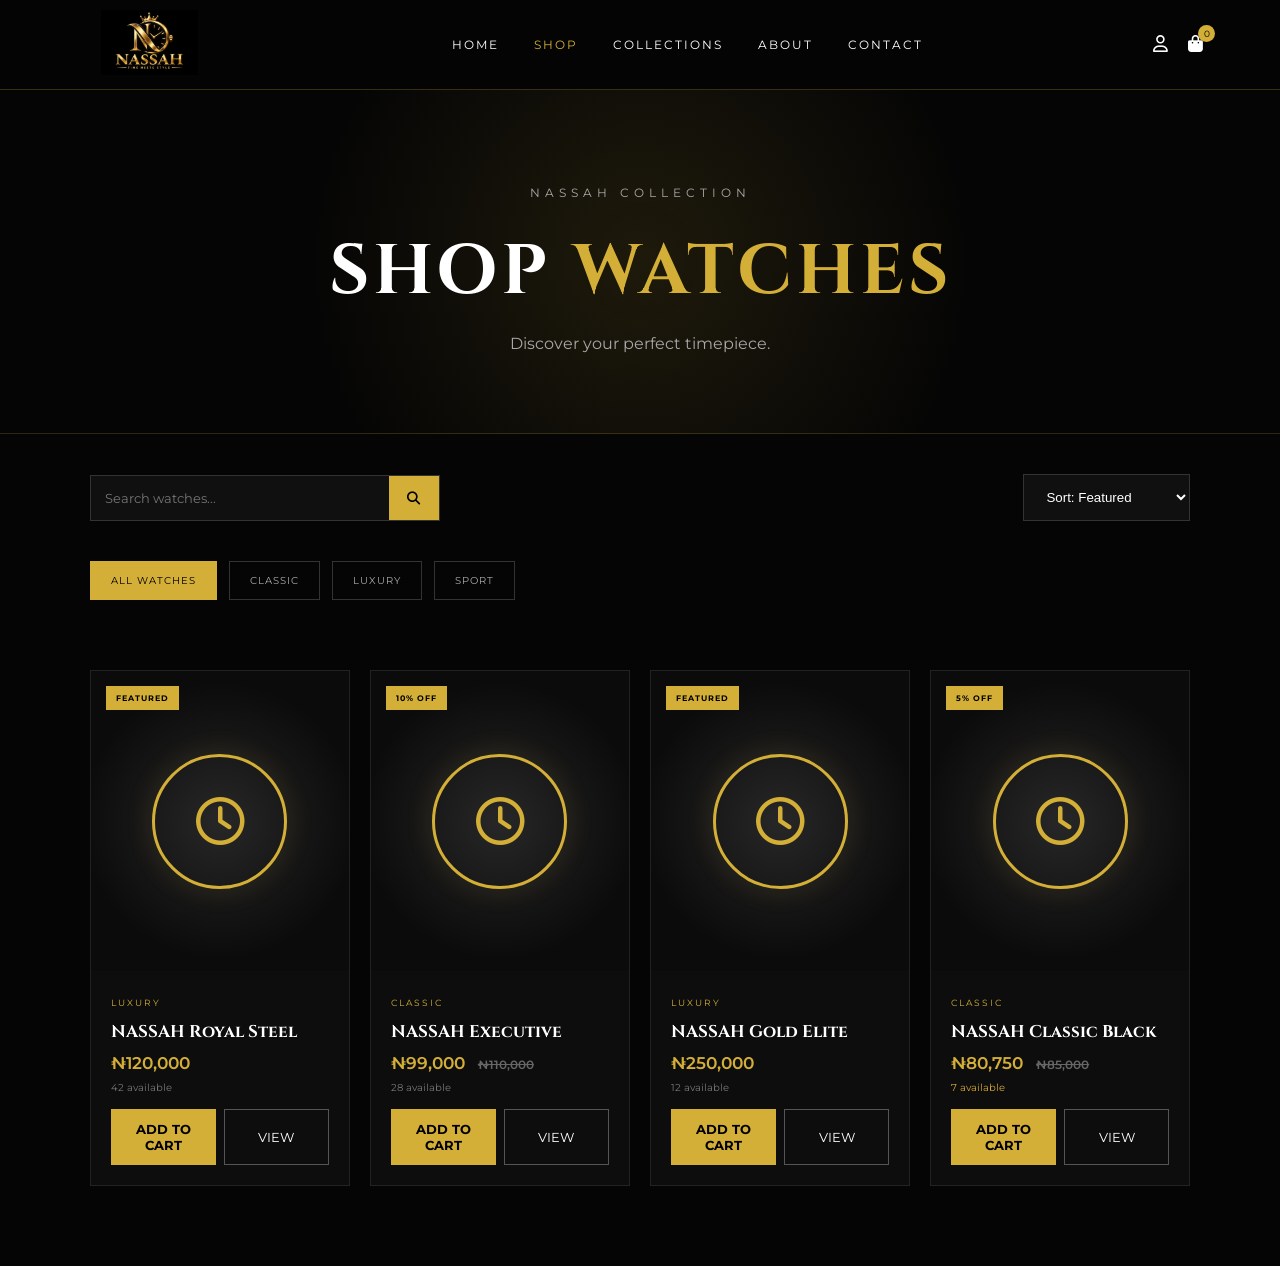
<file: pages/shop.html>
<!DOCTYPE html>
<html lang="en">

<head>

    <meta charset="UTF-8">

    <meta
        name="viewport"
        content="width=device-width, initial-scale=1.0"
    >

    <title>Shop | NASSAH Concept</title>


    <!-- MAIN WEBSITE CSS -->

    <link
        rel="stylesheet"
        href="../css/style.css"
    >


    <!-- FONT AWESOME -->

    <link
        rel="stylesheet"
        href="https://cdnjs.cloudflare.com/ajax/libs/font-awesome/6.5.2/css/all.min.css"
    >


    <style>

        /* =========================================
           SHOP HERO
        ========================================= */

        .shop-hero {

            padding: 80px 7%;

            text-align: center;

            background:
                radial-gradient(
                    circle,
                    rgba(212,175,55,.12),
                    transparent 50%
                );

            border-bottom:
                1px solid rgba(212,175,55,.2);

        }


        .shop-hero h1 {

            font-family:
                'Cinzel',
                serif;

            font-size:
                clamp(
                    40px,
                    6vw,
                    70px
                );

            letter-spacing:
                4px;

        }


        .shop-hero h1 span {

            color:
                var(--gold);

        }


        .shop-hero p {

            color:
                var(--gray);

            margin-top:
                15px;

        }



        /* =========================================
           SHOP CONTROLS
        ========================================= */

        .shop-controls {

            padding:
                40px 7% 20px;

            display:
                flex;

            justify-content:
                space-between;

            align-items:
                center;

            gap:
                20px;

        }


        .search-box {

            display:
                flex;

            width:
                350px;

            border:
                1px solid #333;

            background:
                #101010;

        }


        .search-box input {

            flex:
                1;

            background:
                transparent;

            border:
                none;

            outline:
                none;

            padding:
                14px;

            color:
                white;

        }


        .search-box button {

            width:
                50px;

            background:
                var(--gold);

            border:
                none;

            cursor:
                pointer;

        }


        .sort-select {

            background:
                #101010;

            color:
                white;

            border:
                1px solid #333;

            padding:
                14px 18px;

            outline:
                none;

        }



        /* =========================================
           CATEGORIES
        ========================================= */

        .categories {

            padding:
                20px 7% 40px;

            display:
                flex;

            gap:
                12px;

            flex-wrap:
                wrap;

        }


        .category-btn {

            padding:
                12px 20px;

            background:
                transparent;

            border:
                1px solid #333;

            color:
                #aaa;

            cursor:
                pointer;

            letter-spacing:
                1px;

            font-size:
                10px;

            transition:
                .3s;

        }


        .category-btn:hover,
        .category-btn.active {

            background:
                var(--gold);

            color:
                #000;

            border-color:
                var(--gold);

        }



        /* =========================================
           PRODUCT GRID
        ========================================= */

        .shop-products {

            padding:
                30px 7% 80px;

        }


        .shop-product-grid {

            display:
                grid;

            grid-template-columns:
                repeat(4, 1fr);

            gap:
                20px;

        }



        /* =========================================
           PRODUCT CARD
        ========================================= */

        .shop-product {

            background:
                #0d0d0d;

            border:
                1px solid #222;

            transition:
                .3s;

            overflow:
                hidden;

        }


        .shop-product:hover {

            transform:
                translateY(-7px);

            border-color:
                var(--gold);

        }



        /* =========================================
           PRODUCT IMAGE
        ========================================= */

        .shop-product-image {

            height:
                300px;

            background:
                radial-gradient(
                    circle,
                    #272727,
                    #0b0b0b 70%
                );

            display:
                flex;

            align-items:
                center;

            justify-content:
                center;

            position:
                relative;

            overflow:
                hidden;

        }


        .dynamic-watch-image {

            width:
                100%;

            height:
                100%;

            object-fit:
                cover;

            display:
                block;

            transition:
                transform .5s ease;

        }


        .shop-product:hover
        .dynamic-watch-image {

            transform:
                scale(1.05);

        }


        .shop-watch {

            width:
                135px;

            height:
                135px;

            border:
                3px solid var(--gold);

            border-radius:
                50%;

            display:
                flex;

            align-items:
                center;

            justify-content:
                center;

            box-shadow:
                0 0 30px
                rgba(212,175,55,.12);

        }


        .shop-watch i {

            color:
                var(--gold);

            font-size:
                48px;

        }



        /* =========================================
           BADGE
        ========================================= */

        .shop-product-image .badge {

            position:
                absolute;

            top:
                15px;

            left:
                15px;

            z-index:
                5;

            background:
                var(--gold);

            color:
                #000;

            padding:
                7px 10px;

            font-size:
                8px;

            font-weight:
                700;

            letter-spacing:
                1px;

        }



        /* =========================================
           PRODUCT INFORMATION
        ========================================= */

        .shop-product-info {

            padding:
                20px;

        }


        .shop-product-info small {

            color:
                var(--gold);

            letter-spacing:
                2px;

            font-size:
                9px;

        }


        .shop-product-info h3 {

            font-family:
                'Cinzel',
                serif;

            margin:
                10px 0;

            font-size:
                17px;

        }


        .shop-price {

            color:
                var(--gold);

            font-size:
                17px;

            font-weight:
                600;

        }


        .old-price {

            color:
                #666;

            font-size:
                12px;

            margin-left:
                8px;

        }


        .stock-text {

            color:
                #777;

            font-size:
                10px;

            margin-top:
                8px;

        }


        .stock-low {

            color:
                #d5a832;

        }


        .stock-out {

            color:
                #d95c5c;

        }



        /* =========================================
           PRODUCT BUTTONS
        ========================================= */

        .shop-actions {

            display:
                flex;

            gap:
                8px;

            margin-top:
                15px;

        }


        .shop-actions button {

            flex:
                1;

            padding:
                11px;

            cursor:
                pointer;

            transition:
                .3s;

        }


        .shop-add {

            background:
                var(--gold);

            border:
                1px solid var(--gold);

            color:
                #000;

            font-weight:
                700;

        }


        .shop-add:hover {

            background:
                #f0d477;

        }


        .shop-view {

            background:
                transparent;

            border:
                1px solid #555;

            color:
                white;

        }


        .shop-view:hover {

            border-color:
                var(--gold);

            color:
                var(--gold);

        }


        .shop-add:disabled {

            opacity:
                .4;

            cursor:
                not-allowed;

        }



        /* =========================================
           EMPTY PRODUCTS
        ========================================= */

        .empty-products {

            display:
                none;

            text-align:
                center;

            padding:
                80px 20px;

            color:
                #777;

        }


        .empty-products i {

            font-size:
                40px;

            color:
                var(--gold);

            margin-bottom:
                20px;

        }


        .empty-products h2 {

            color:
                #ddd;

            margin-bottom:
                10px;

        }



        /* =========================================
           MOBILE
        ========================================= */

        @media (max-width: 1000px) {

            .shop-product-grid {

                grid-template-columns:
                    repeat(2, 1fr);

            }

        }


        @media (max-width: 650px) {

            .shop-controls {

                flex-direction:
                    column;

                align-items:
                    stretch;

            }


            .search-box {

                width:
                    100%;

            }


            .shop-product-grid {

                grid-template-columns:
                    1fr;

            }


            .shop-product-image {

                height:
                    330px;

            }


            .categories {

                padding-left:
                    5%;

                padding-right:
                    5%;

            }


            .shop-products {

                padding-left:
                    5%;

                padding-right:
                    5%;

            }

        }

    </style>

</head>


<body>


<!-- =========================================
     HEADER
========================================= -->

<header class="header">


    <div class="logo">

        <img
            src="../images/nassah-logo.jpeg"
            alt="NASSAH Concept"
        >

    </div>



    <nav class="navbar">

        <a href="../index.html">
            Home
        </a>

        <a
            href="shop.html"
            class="active"
        >
            Shop
        </a>

        <a href="../index.html#collections">
            Collections
        </a>

        <a href="../index.html#about">
            About
        </a>

        <a href="../index.html#contact">
            Contact
        </a>

    </nav>



    <div class="header-icons">


        <a href="login.html">

            <i
                class="fa-regular fa-user"
            ></i>

        </a>


        <a
            href="cart.html"
            class="cart-icon"
        >

            <i
                class="fa-solid fa-bag-shopping"
            ></i>

            <span id="cart-count">
                0
            </span>

        </a>


        <button
            class="menu-btn"
            id="menu-btn"
        >

            <i
                class="fa-solid fa-bars"
            ></i>

        </button>


    </div>


</header>



<!-- =========================================
     HERO
========================================= -->

<section class="shop-hero">


    <p class="small-title">
        NASSAH COLLECTION
    </p>


    <h1>

        SHOP
        <span>WATCHES</span>

    </h1>


    <p>
        Discover your perfect timepiece.
    </p>


</section>



<!-- =========================================
     SEARCH & SORT
========================================= -->

<div class="shop-controls">


    <div class="search-box">


        <input
            type="text"
            id="searchInput"
            placeholder="Search watches..."
        >


        <button
            type="button"
            id="searchButton"
        >

            <i
                class="fa-solid fa-magnifying-glass"
            ></i>

        </button>


    </div>



    <select
        id="sortSelect"
        class="sort-select"
    >

        <option value="default">
            Sort: Featured
        </option>

        <option value="low">
            Price: Low to High
        </option>

        <option value="high">
            Price: High to Low
        </option>

        <option value="name">
            Name: A-Z
        </option>

    </select>


</div>



<!-- =========================================
     CATEGORIES
========================================= -->

<div class="categories">


    <button
        class="category-btn active"
        data-category="all"
    >
        ALL WATCHES
    </button>


    <button
        class="category-btn"
        data-category="classic"
    >
        CLASSIC
    </button>


    <button
        class="category-btn"
        data-category="luxury"
    >
        LUXURY
    </button>


    <button
        class="category-btn"
        data-category="sport"
    >
        SPORT
    </button>


</div>



<!-- =========================================
     PRODUCTS
========================================= -->

<section class="shop-products">


    <div
        class="shop-product-grid"
        id="productGrid"
    >

        <!--
            Products are automatically
            generated here from the
            Admin Dashboard.
        -->

    </div>



    <!-- EMPTY STATE -->

    <div
        class="empty-products"
        id="emptyProducts"
    >

        <i
            class="fa-solid fa-magnifying-glass"
        ></i>


        <h2>
            No watches found
        </h2>


        <p>
            Try another search or category.
        </p>

    </div>


</section>



<!-- =========================================
     MAIN WEBSITE JS
========================================= -->

<script src="../js/script.js"></script>



<!-- =========================================
     NASSAH SHOP SYSTEM
========================================= -->

<script>


/* =========================================
   VARIABLES
========================================= */

const productGrid =
    document.getElementById(
        "productGrid"
    );


const emptyProducts =
    document.getElementById(
        "emptyProducts"
    );


const searchInput =
    document.getElementById(
        "searchInput"
    );


const sortSelect =
    document.getElementById(
        "sortSelect"
    );


const categoryButtons =
    document.querySelectorAll(
        ".category-btn"
    );


let currentCategory =
    "all";



/* =========================================
   GET ADMIN PRODUCTS
========================================= */

function getProducts() {

    const stored =
        localStorage.getItem(
            "nassahProducts"
        );


    if (!stored) {

        return [];

    }


    try {

        return JSON.parse(
            stored
        );

    } catch (error) {

        console.error(
            "NASSAH product data error:",
            error
        );

        return [];

    }

}



/* =========================================
   FORMAT PRICE
========================================= */

function formatPrice(price) {

    return "₦" +
        Number(price || 0)
            .toLocaleString();

}



/* =========================================
   ESCAPE HTML
========================================= */

function escapeHTML(value) {

    const div =
        document.createElement(
            "div"
        );


    div.textContent =
        value ?? "";


    return div.innerHTML;

}



/* =========================================
   PRODUCT CARD
========================================= */

function createProductCard(
    product,
    originalIndex
) {


    const article =
        document.createElement(
            "article"
        );


    article.className =
        "shop-product";



    const name =
        product.name ||
        "NASSAH Watch";


    const category =
        product.category ||
        "classic";


    const price =
        Number(product.price) ||
        0;


    const discount =
        Number(product.discount) ||
        0;


    const stock =
        Number(product.stock) ||
        0;



    /* DISCOUNT */

    let finalPrice =
        price;


    if (discount > 0) {

        finalPrice =
            price -
            (
                price *
                discount /
                100
            );

    }



    /* BADGE */

    let badge =
        "NEW";


    if (product.featured) {

        badge =
            "FEATURED";

    }


    if (discount > 0) {

        badge =
            discount +
            "% OFF";

    }



    /* IMAGE */

    let imageHTML = `

        <div class="shop-watch">

            <i
                class="fa-regular fa-clock"
            ></i>

        </div>

    `;


    if (product.image) {

        imageHTML = `

            <img
                class="dynamic-watch-image"
                src="${product.image}"
                alt="${escapeHTML(name)}"
            >

        `;

    }



    /* STOCK */

    let stockClass =
        "stock-text";


    let stockText =
        stock +
        " available";


    if (stock === 0) {

        stockClass +=
            " stock-out";

        stockText =
            "Out of stock";

    }

    else if (stock <= 10) {

        stockClass +=
            " stock-low";

    }



    /* CARD */

    article.innerHTML = `


        <div class="shop-product-image">


            <span class="badge">

                ${badge}

            </span>


            ${imageHTML}


        </div>



        <div class="shop-product-info">


            <small>

                ${escapeHTML(
                    category
                ).toUpperCase()}

            </small>



            <h3>

                ${escapeHTML(
                    name
                )}

            </h3>



            <div class="shop-price">

                ${formatPrice(
                    finalPrice
                )}

                ${
                    discount > 0

                    ? `

                        <del
                            class="old-price"
                        >

                            ${formatPrice(
                                price
                            )}

                        </del>

                    `

                    : ""

                }

            </div>



            <div
                class="${stockClass}"
            >

                ${stockText}

            </div>



            <div class="shop-actions">


                <button
                    class="shop-add"
                    ${
                        stock <= 0
                            ? "disabled"
                            : ""
                    }
                    onclick="
                        addToCart(
                            ${originalIndex}
                        )
                    "
                >

                    ${
                        stock <= 0
                            ? "OUT OF STOCK"
                            : "ADD TO CART"
                    }

                </button>



                <button
                    class="shop-view"
                    onclick="
                        viewProduct(
                            ${originalIndex}
                        )
                    "
                >

                    VIEW

                </button>


            </div>


        </div>

    `;


    return article;

}



/* =========================================
   RENDER SHOP
========================================= */

function renderProducts() {


    const allProducts =
        getProducts();


    let products =
        [...allProducts];



    /* SEARCH */

    const search =
        searchInput.value
            .trim()
            .toLowerCase();


    products =
        products.filter(
            product => {

                const name =
                    String(
                        product.name ||
                        ""
                    ).toLowerCase();


                return name.includes(
                    search
                );

            }
        );



    /* CATEGORY */

    if (
        currentCategory !==
        "all"
    ) {

        products =
            products.filter(
                product => {

                    return (
                        product.category ===
                        currentCategory
                    );

                }
            );

    }



    /* SORT */

    const sort =
        sortSelect.value;


    if (
        sort === "low"
    ) {

        products.sort(
            (a, b) =>
                Number(a.price) -
                Number(b.price)
        );

    }


    if (
        sort === "high"
    ) {

        products.sort(
            (a, b) =>
                Number(b.price) -
                Number(a.price)
        );

    }


    if (
        sort === "name"
    ) {

        products.sort(
            (a, b) =>
                String(
                    a.name || ""
                ).localeCompare(
                    String(
                        b.name || ""
                    )
                )
        );

    }


    /* CLEAR GRID */

    productGrid.innerHTML =
        "";



    /* EMPTY */

    if (
        products.length === 0
    ) {

        emptyProducts.style.display =
            "block";

        return;

    }


    emptyProducts.style.display =
        "none";



    /* CREATE CARDS */

    products.forEach(
        product => {


            const originalIndex =
                allProducts.indexOf(
                    product
                );


            const card =
                createProductCard(
                    product,
                    originalIndex
                );


            productGrid.appendChild(
                card
            );


        }
    );

}



/* =========================================
   ADD TO CART
========================================= */

function addToCart(index) {


    const products =
        getProducts();


    const product =
        products[index];


    if (!product) {

        return;

    }


    const stock =
        Number(product.stock) ||
        0;


    if (stock <= 0) {

        alert(
            "Sorry, this watch is out of stock."
        );

        return;

    }



    let cart =
        JSON.parse(
            localStorage.getItem(
                "nassahCart"
            )
        ) || [];



    /* PRODUCT PRICE */

    let price =
        Number(product.price) ||
        0;


    const discount =
        Number(
            product.discount
        ) || 0;


    if (discount > 0) {

        price =
            price -
            (
                price *
                discount /
                100
            );

    }



    /* CHECK EXISTING CART ITEM */

    const existing =
        cart.find(
            item =>
                item.name ===
                product.name
        );


    if (existing) {

        existing.quantity =
            Number(
                existing.quantity
            ) + 1;

    }

    else {

        cart.push({

            name:
                product.name,

            price:
                price,

            quantity:
                1,

            image:
                product.image ||
                ""

        });

    }



    /* SAVE CART */

    localStorage.setItem(
        "nassahCart",
        JSON.stringify(
            cart
        )
    );



    updateCartCount();



    alert(
        product.name +
        " added to your cart."
    );

}



/* =========================================
   UPDATE CART COUNTER
========================================= */

function updateCartCount() {


    const cart =
        JSON.parse(
            localStorage.getItem(
                "nassahCart"
            )
        ) || [];


    const count =
        cart.reduce(
            (
                total,
                item
            ) => {

                return (
                    total +
                    Number(
                        item.quantity ||
                        0
                    )
                );

            },
            0
        );


    const cartCount =
        document.getElementById(
            "cart-count"
        );


    if (cartCount) {

        cartCount.textContent =
            count;

    }

}



/* =========================================
   VIEW PRODUCT
========================================= */

function viewProduct(index) {


    const products =
        getProducts();


    const product =
        products[index];


    if (!product) {

        return;

    }


    const description =
        product.description ||
        "Premium NASSAH Concept wristwatch.";


    alert(

        product.name +
        "\n\n" +
        description +
        "\n\nPrice: " +
        formatPrice(
            product.price
        )

    );

}



/* =========================================
   SEARCH
========================================= */

searchInput.addEventListener(
    "input",
    renderProducts
);



/* =========================================
   SORT
========================================= */

sortSelect.addEventListener(
    "change",
    renderProducts
);



/* =========================================
   CATEGORY FILTER
========================================= */

categoryButtons.forEach(
    button => {

        button.addEventListener(
            "click",
            () => {


                categoryButtons.forEach(
                    btn => {

                        btn.classList.remove(
                            "active"
                        );

                    }
                );


                button.classList.add(
                    "active"
                );


                currentCategory =
                    button.dataset.category;


                renderProducts();

            }
        );

    }
);



/* =========================================
   LISTEN FOR ADMIN CHANGES
========================================= */

window.addEventListener(
    "storage",
    event => {

        if (
            event.key ===
            "nassahProducts"
        ) {

            renderProducts();

        }

    }
);



/* =========================================
   INITIALIZE
========================================= */

renderProducts();

updateCartCount();


</script>


</body>

</html>
</file>
<file: css/style.css>
@import url('https://fonts.googleapis.com/css2?family=Cinzel:wght@400;500;600;700&family=Montserrat:wght@300;400;500;600&display=swap');


:root {
    --black: #050505;
    --dark: #0b0b0b;
    --gold: #d4af37;
    --gold-light: #f3d477;
    --white: #ffffff;
    --gray: #a8a8a8;
}


* {
    margin: 0;
    padding: 0;
    box-sizing: border-box;
}


html {
    scroll-behavior: smooth;
}


body {
    background: var(--black);
    color: var(--white);
    font-family: 'Montserrat', sans-serif;
}


a {
    color: inherit;
    text-decoration: none;
}


button,
input {
    font-family: inherit;
}


/* HEADER */

.header {
    height: 90px;
    padding: 10px 6%;
    display: flex;
    align-items: center;
    justify-content: space-between;
    background: rgba(5, 5, 5, .96);
    border-bottom: 1px solid rgba(212, 175, 55, .25);
    position: sticky;
    top: 0;
    z-index: 1000;
}


.logo img {
    width: 145px;
    height: 65px;
    object-fit: contain;
}


.navbar {
    display: flex;
    gap: 35px;
}


.navbar a {
    font-size: 12px;
    letter-spacing: 2px;
    text-transform: uppercase;
    transition: .3s;
}


.navbar a:hover,
.navbar a.active {
    color: var(--gold);
}


.header-icons {
    display: flex;
    align-items: center;
    gap: 20px;
}


.header-icons a {
    position: relative;
}


.header-icons i {
    font-size: 17px;
}


.cart-icon span {
    position: absolute;
    top: -10px;
    right: -12px;
    width: 17px;
    height: 17px;
    display: flex;
    align-items: center;
    justify-content: center;
    border-radius: 50%;
    background: var(--gold);
    color: #000;
    font-size: 9px;
}


.menu-btn {
    display: none;
    background: none;
    border: none;
    color: white;
    font-size: 22px;
}


/* HERO */

.hero {
    min-height: 720px;
    padding: 70px 8%;
    display: flex;
    align-items: center;
    justify-content: space-between;
    overflow: hidden;
    position: relative;
    background:
        radial-gradient(
            circle at 75% 50%,
            rgba(212, 175, 55, .14),
            transparent 35%
        ),
        var(--black);
}


.hero-content {
    width: 50%;
    position: relative;
    z-index: 2;
}


.small-title {
    color: var(--gold);
    letter-spacing: 5px;
    font-size: 12px;
    margin-bottom: 25px;
}


.hero h1 {
    font-family: 'Cinzel', serif;
    font-size: clamp(55px, 8vw, 105px);
    line-height: .95;
    letter-spacing: 5px;
}


.hero h1 span {
    display: block;
    color: var(--gold);
}


.hero-description {
    color: var(--gray);
    max-width: 500px;
    line-height: 1.8;
    margin: 30px 0;
}


.hero-buttons {
    display: flex;
    gap: 15px;
}


.gold-btn,
.outline-btn {
    display: inline-flex;
    align-items: center;
    gap: 12px;
    padding: 16px 25px;
    font-size: 11px;
    letter-spacing: 2px;
    transition: .3s;
}


.gold-btn {
    background: var(--gold);
    color: #000;
}


.gold-btn:hover {
    background: var(--gold-light);
    transform: translateY(-3px);
}


.outline-btn {
    border: 1px solid var(--gold);
    color: var(--gold);
}


.outline-btn:hover {
    background: var(--gold);
    color: #000;
}


.hero-watch {
    width: 45%;
    height: 500px;
    display: flex;
    align-items: center;
    justify-content: center;
    position: relative;
}


.hero-watch img {
    width: 430px;
    height: 430px;
    object-fit: contain;
    border-radius: 50%;
    position: relative;
    z-index: 2;
    mix-blend-mode: screen;
}


.gold-circle {
    width: 440px;
    height: 440px;
    border: 1px solid rgba(212, 175, 55, .35);
    border-radius: 50%;
    position: absolute;
    animation: rotate 18s linear infinite;
}


.gold-circle::before,
.gold-circle::after {
    content: "";
    position: absolute;
    width: 10px;
    height: 10px;
    background: var(--gold);
    border-radius: 50%;
}


.gold-circle::before {
    top: 20px;
    left: 50%;
}


.gold-circle::after {
    bottom: 20px;
    right: 50%;
}


@keyframes rotate {
    to {
        transform: rotate(360deg);
    }
}


/* FEATURES */

.features {
    padding: 35px 7%;
    display: grid;
    grid-template-columns: repeat(4, 1fr);
    gap: 25px;
    background: #0c0c0c;
    border-top: 1px solid rgba(212, 175, 55, .15);
    border-bottom: 1px solid rgba(212, 175, 55, .15);
}


.feature {
    display: flex;
    gap: 18px;
    align-items: center;
}


.feature i {
    font-size: 27px;
    color: var(--gold);
}


.feature h3 {
    font-size: 12px;
    letter-spacing: 1px;
    margin-bottom: 6px;
}


.feature p {
    color: var(--gray);
    font-size: 11px;
}


/* SECTION */

section {
    padding: 100px 7%;
}


.section-heading {
    text-align: center;
    margin-bottom: 55px;
}


.section-heading p {
    color: var(--gold);
    letter-spacing: 4px;
    font-size: 10px;
    margin-bottom: 15px;
}


.section-heading h2 {
    font-family: 'Cinzel', serif;
    font-size: 38px;
    letter-spacing: 3px;
}


.section-heading span {
    color: var(--gold);
}


.gold-line {
    width: 60px;
    height: 1px;
    background: var(--gold);
    margin: 20px auto;
}


/* COLLECTIONS */

.category-grid {
    display: grid;
    grid-template-columns: repeat(3, 1fr);
    gap: 20px;
}


.category-card {
    min-height: 420px;
    position: relative;
    overflow: hidden;
    border: 1px solid rgba(212, 175, 55, .2);
    display: flex;
    align-items: flex-end;
}


.category-card::before {
    content: "";
    position: absolute;
    inset: 0;
    background:
        linear-gradient(
            transparent 20%,
            rgba(0, 0, 0, .9)
        );
}


.category-card:hover {
    border-color: var(--gold);
}


.leather {
    background:
        linear-gradient(
            120deg,
            #15100c,
            #4a2917,
            #090909
        );
}


.steel {
    background:
        linear-gradient(
            120deg,
            #111,
            #777,
            #090909
        );
}


.classic {
    background:
        linear-gradient(
            120deg,
            #111,
            #242424,
            #050505
        );
}


.category-content {
    position: relative;
    z-index: 2;
    padding: 30px;
}


.category-content p {
    color: var(--gold);
    font-size: 11px;
    margin-bottom: 10px;
}


.category-content h3 {
    font-family: 'Cinzel', serif;
    font-size: 27px;
    line-height: 1.2;
}


.category-content a {
    display: inline-block;
    margin-top: 25px;
    color: var(--gold);
    font-size: 11px;
    letter-spacing: 2px;
}


/* PRODUCTS */

.products-grid {
    display: grid;
    grid-template-columns: repeat(3, 1fr);
    gap: 25px;
}


.product-card {
    background: #0d0d0d;
    border: 1px solid rgba(255,255,255,.08);
    transition: .3s;
}


.product-card:hover {
    transform: translateY(-8px);
    border-color: rgba(212,175,55,.5);
}


.product-image {
    height: 340px;
    position: relative;
    display: flex;
    align-items: center;
    justify-content: center;
    background: #111;
}


.badge {
    position: absolute;
    top: 15px;
    left: 15px;
    background: var(--gold);
    color: #000;
    padding: 7px 10px;
    font-size: 9px;
    letter-spacing: 1px;
}


.wishlist {
    position: absolute;
    top: 15px;
    right: 15px;
    width: 38px;
    height: 38px;
    border-radius: 50%;
    border: 1px solid rgba(255,255,255,.2);
    background: #111;
    color: white;
}


.watch-placeholder {
    width: 150px;
    height: 150px;
    border: 2px solid var(--gold);
    border-radius: 50%;
    display: flex;
    align-items: center;
    justify-content: center;
}


.watch-placeholder i {
    font-size: 55px;
    color: var(--gold);
}


.product-info {
    padding: 25px;
}


.product-info > p {
    color: var(--gold);
    font-size: 9px;
    letter-spacing: 2px;
}


.product-info h3 {
    margin: 12px 0;
    font-family: 'Cinzel', serif;
}


.price {
    color: var(--gold);
    font-size: 18px;
    font-weight: 600;
}


.price del {
    color: #777;
    font-size: 12px;
    margin-right: 8px;
}


.add-cart {
    width: 100%;
    margin-top: 20px;
    padding: 13px;
    background: transparent;
    border: 1px solid var(--gold);
    color: var(--gold);
    cursor: pointer;
    letter-spacing: 2px;
    font-size: 10px;
}


.add-cart:hover {
    background: var(--gold);
    color: #000;
}


.view-all {
    display: block;
    width: fit-content;
    margin: 50px auto 0;
    padding-bottom: 8px;
    color: var(--gold);
    border-bottom: 1px solid var(--gold);
    font-size: 11px;
    letter-spacing: 2px;
}


/* ABOUT */

.about {
    min-height: 550px;
    display: flex;
    align-items: center;
    background:
        linear-gradient(
            90deg,
            #050505 35%,
            rgba(5,5,5,.65),
            #050505
        );
}


.about-content {
    max-width: 650px;
}


.about h2 {
    font-family: 'Cinzel', serif;
    font-size: 48px;
    line-height: 1.2;
    margin-bottom: 25px;
}


.about h2 span {
    color: var(--gold);
}


.about-content > p:not(.small-title) {
    color: var(--gray);
    line-height: 1.9;
    margin-bottom: 30px;
}


/* NEWSLETTER */

.newsletter {
    text-align: center;
    background: #0c0c0c;
}


.newsletter > p:first-child {
    color: var(--gold);
    letter-spacing: 4px;
    font-size: 10px;
}


.newsletter h2 {
    font-family: 'Cinzel', serif;
    margin: 15px 0;
    font-size: 35px;
}


.newsletter h2 span {
    color: var(--gold);
}


.newsletter > p {
    color: var(--gray);
}


.newsletter form {
    max-width: 550px;
    margin: 30px auto 0;
    display: flex;
}


.newsletter input {
    flex: 1;
    padding: 16px;
    background: #151515;
    border: 1px solid #333;
    color: white;
    outline: none;
}


.newsletter button {
    padding: 0 25px;
    border: none;
    background: var(--gold);
    color: #000;
    font-weight: 600;
}


/* FOOTER */

footer {
    padding: 70px 7% 25px;
    display: grid;
    grid-template-columns: 2fr 1fr 1fr 1fr;
    gap: 50px;
    border-top: 1px solid rgba(212,175,55,.2);
}


.footer-logo img {
    width: 190px;
}


.footer-logo p {
    color: var(--gold);
    letter-spacing: 3px;
    font-size: 10px;
    margin-top: 10px;
}


.footer-column {
    display: flex;
    flex-direction: column;
    gap: 13px;
}


.footer-column h3 {
    color: var(--gold);
    font-size: 11px;
    letter-spacing: 2px;
    margin-bottom: 8px;
}


.footer-column a {
    color: #aaa;
    font-size: 12px;
}


.footer-column a:hover {
    color: var(--gold);
}


.socials {
    display: flex;
    gap: 15px;
}


.socials a {
    font-size: 20px;
}


.copyright {
    grid-column: 1 / -1;
    padding-top: 25px;
    border-top: 1px solid #222;
    text-align: center;
    color: #666;
    font-size: 10px;
}


/* MOBILE */

@media (max-width: 900px) {

    .navbar {
        position: absolute;
        top: 90px;
        left: 0;
        width: 100%;
        background: #080808;
        display: none;
        flex-direction: column;
        padding: 25px;
        text-align: center;
    }

    .navbar.show {
        display: flex;
    }

    .menu-btn {
        display: block;
    }

    .hero {
        flex-direction: column;
        text-align: center;
    }

    .hero-content {
        width: 100%;
    }

    .hero-description {
        margin-left: auto;
        margin-right: auto;
    }

    .hero-buttons {
        justify-content: center;
    }

    .hero-watch {
        width: 100%;
        margin-top: 40px;
    }

    .features {
        grid-template-columns: repeat(2, 1fr);
    }

    .category-grid,
    .products-grid {
        grid-template-columns: 1fr 1fr;
    }

    footer {
        grid-template-columns: 1fr 1fr;
    }
}


@media (max-width: 600px) {

    .header {
        padding: 10px 5%;
    }

    .logo img {
        width: 115px;
    }

    .header-icons {
        gap: 13px;
    }

    .hero {
        min-height: auto;
        padding: 70px 5%;
    }

    .hero h1 {
        font-size: 52px;
    }

    .hero-watch {
        height: 350px;
    }

    .hero-watch img {
        width: 300px;
        height: 300px;
    }

    .gold-circle {
        width: 310px;
        height: 310px;
    }

    .features {
        grid-template-columns: 1fr;
    }

    section {
        padding: 70px 5%;
    }

    .section-heading h2 {
        font-size: 28px;
    }

    .category-grid,
    .products-grid {
        grid-template-columns: 1fr;
    }

    .about h2 {
        font-size: 32px;
    }

    .newsletter form {
        flex-direction: column;
        gap: 10px;
    }

    .newsletter button {
        padding: 15px;
    }

    footer {
        grid-template-columns: 1fr;
    }
}
.watch-placeholder img {
    width: ;
    height: 300px;

}
</file>
<file: admin-css/admin.css>
@import url('https://fonts.googleapis.com/css2?family=Cinzel:wght@500;600;700&family=Montserrat:wght@300;400;500;600;700&display=swap');


:root {

    --black: #070707;
    --sidebar: #0b0b0b;
    --card: #101010;
    --card2: #141414;

    --gold: #d4af37;
    --gold-light: #f1d77b;

    --white: #ffffff;
    --text: #dddddd;
    --muted: #777777;

    --border: #242424;

}


* {
    margin: 0;
    padding: 0;
    box-sizing: border-box;
}


body {

    background: var(--black);

    color: var(--white);

    font-family:
        'Montserrat',
        sans-serif;

}


a {
    color: inherit;
    text-decoration: none;
}


button,
input,
select {
    font-family: inherit;
}


/* =========================
   LOGIN
========================= */


.login-page {

    min-height: 100vh;

    display: flex;

    align-items: center;

    justify-content: center;

    padding: 30px;

    background:

        radial-gradient(
            circle at 50% 40%,
            rgba(212,175,55,.12),
            transparent 35%
        ),

        #050505;

}


.login-container {

    width: 100%;

    max-width: 470px;

}


.login-brand {

    text-align: center;

    margin-bottom: 30px;

}


.crown {

    color: var(--gold);

    font-size: 25px;

    margin-bottom: 10px;

}


.login-brand h1 {

    font-family: 'Cinzel', serif;

    font-size: 42px;

    letter-spacing: 8px;

}


.login-brand p {

    color: var(--gold);

    letter-spacing: 5px;

    font-size: 11px;

}


.login-brand span {

    display: block;

    color: #555;

    font-size: 8px;

    letter-spacing: 4px;

    margin-top: 12px;

}


.login-card {

    background: #0c0c0c;

    border: 1px solid var(--border);

    padding: 40px;

    box-shadow:
        0 25px 80px rgba(0,0,0,.5);

}


.login-heading {

    text-align: center;

    margin-bottom: 35px;

}


.login-heading h2 {

    font-family: 'Cinzel', serif;

    font-size: 26px;

    margin-bottom: 8px;

}


.login-heading p {

    color: var(--muted);

    font-size: 12px;

}


.input-group {

    margin-bottom: 22px;

}


.input-group label {

    display: block;

    font-size: 10px;

    letter-spacing: 1px;

    color: #aaa;

    margin-bottom: 8px;

}


.input-wrapper {

    height: 50px;

    display: flex;

    align-items: center;

    border: 1px solid #292929;

    background: #111;

}


.input-wrapper:focus-within {

    border-color: var(--gold);

}


.input-wrapper > i {

    width: 45px;

    text-align: center;

    color: var(--gold);

}


.input-wrapper input {

    flex: 1;

    height: 100%;

    background: transparent;

    border: none;

    outline: none;

    color: white;

}


.password-toggle {

    background: transparent;

    border: none;

    color: #777;

    cursor: pointer;

    padding: 15px;

}


.login-options {

    display: flex;

    justify-content: space-between;

    font-size: 10px;

    color: #777;

    margin: 15px 0 25px;

}


.login-options a {

    color: var(--gold);

}


.login-btn {

    width: 100%;

    height: 52px;

    display: flex;

    align-items: center;

    justify-content: center;

    gap: 15px;

    background: var(--gold);

    border: none;

    color: #000;

    cursor: pointer;

    font-weight: 600;

    letter-spacing: 2px;

}


.login-btn:hover {

    background: var(--gold-light);

}


.login-message {

    text-align: center;

    margin-top: 15px;

    font-size: 11px;

}


.login-message.error {

    color: #e74c3c;

}


.login-footer {

    border-top: 1px solid #222;

    margin-top: 30px;

    padding-top: 20px;

    text-align: center;

}


.login-footer span {

    color: var(--gold);

    font-size: 9px;

    letter-spacing: 2px;

}


.login-footer p {

    color: #555;

    font-size: 9px;

    margin-top: 5px;

}


/* =========================
   SIDEBAR
========================= */


.sidebar {

    position: fixed;

    left: 0;

    top: 0;

    width: 250px;

    height: 100vh;

    background: var(--sidebar);

    border-right: 1px solid var(--border);

    z-index: 1000;

    display: flex;

    flex-direction: column;

}


.sidebar-brand {

    height: 90px;

    padding: 0 25px;

    display: flex;

    align-items: center;

    gap: 12px;

    border-bottom: 1px solid var(--border);

}


.brand-crown {

    color: var(--gold);

    font-size: 22px;

}


.sidebar-brand h2 {

    font-family: 'Cinzel', serif;

    letter-spacing: 3px;

    font-size: 20px;

}


.sidebar-brand span {

    color: var(--gold);

    font-size: 7px;

    letter-spacing: 3px;

}


.sidebar-menu {

    padding: 25px 15px;

    overflow-y: auto;

    flex: 1;

}


.menu-label {

    color: #444;

    font-size: 8px;

    letter-spacing: 2px;

    padding: 15px 12px 8px;

}


.menu-item {

    width: 100%;

    display: flex;

    align-items: center;

    gap: 14px;

    padding: 13px 14px;

    margin-bottom: 4px;

    background: transparent;

    border: none;

    color: #777;

    cursor: pointer;

    font-size: 11px;

    text-align: left;

    transition: .2s;

}


.menu-item i {

    width: 20px;

    text-align: center;

}


.menu-item:hover {

    color: white;

    background: #151515;

}


.menu-item.active {

    color: var(--gold);

    background:
        linear-gradient(
            90deg,
            rgba(212,175,55,.15),
            transparent
        );

    border-left: 2px solid var(--gold);

}


.menu-item b {

    margin-left: auto;

    background: #202020;

    color: #888;

    padding: 3px 7px;

    border-radius: 10px;

    font-size: 8px;

}


.menu-item b.warning {

    color: #e7b93c;

    background: rgba(212,175,55,.1);

}


.sidebar-bottom {

    padding: 15px;

    border-top: 1px solid var(--border);

}


.admin-profile {

    display: flex;

    align-items: center;

    gap: 10px;

}


.admin-avatar {

    width: 38px;

    height: 38px;

    border-radius: 50%;

    background:
        linear-gradient(
            135deg,
            var(--gold),
            #80691d
        );

    color: #000;

    display: flex;

    align-items: center;

    justify-content: center;

    font-weight: 700;

}


.admin-profile strong {

    display: block;

    font-size: 10px;

}


.admin-profile span {

    display: block;

    color: #555;

    font-size: 8px;

    margin-top: 4px;

}


.admin-profile > i {

    margin-left: auto;

    color: #555;

}


/* =========================
   MAIN
========================= */


.main-content {

    margin-left: 250px;

    min-height: 100vh;

}


.topbar {

    height: 75px;

    padding: 0 30px;

    border-bottom: 1px solid var(--border);

    display: flex;

    align-items: center;

    justify-content: space-between;

    background: #090909;

}


.page-location {

    display: flex;

    gap: 10px;

    align-items: center;

    color: #555;

    font-size: 10px;

}


.page-location i {

    font-size: 8px;

}


.page-location strong {

    color: #bbb;

}


.topbar-actions {

    display: flex;

    align-items: center;

    gap: 20px;

}


.topbar-icon {

    position: relative;

    background: transparent;

    border: none;

    color: #888;

    cursor: pointer;

}


.topbar-icon:hover {

    color: var(--gold);

}


.notification span {

    position: absolute;

    top: -3px;

    right: -3px;

    width: 6px;

    height: 6px;

    background: var(--gold);

    border-radius: 50%;

}


.topbar-profile {

    display: flex;

    align-items: center;

    gap: 9px;

    padding-left: 15px;

    border-left: 1px solid var(--border);

}


.topbar-profile .admin-avatar {

    width: 32px;

    height: 32px;

    font-size: 11px;

}


.profile-name strong {

    display: block;

    font-size: 10px;

}


.profile-name small {

    display: block;

    color: #555;

    font-size: 8px;

    margin-top: 3px;

}


.topbar-profile > i {

    color: #555;

    font-size: 9px;

}


.mobile-menu {

    display: none;

    background: transparent;

    border: none;

    color: white;

    font-size: 20px;

}


/* =========================
   DASHBOARD
========================= */


.dashboard {

    padding: 35px;

}


.welcome-section {

    display: flex;

    justify-content: space-between;

    align-items: center;

    margin-bottom: 30px;

}


.welcome-section > div > p {

    color: #555;

    font-size: 9px;

    margin-bottom: 8px;

}


.welcome-section h1 {

    font-family: 'Cinzel', serif;

    font-size: 26px;

    margin-bottom: 7px;

}


.welcome-section h1 span {

    font-family: sans-serif;

}


.welcome-section > div > span {

    color: #666;

    font-size: 10px;

}


.gold-action {

    background: var(--gold);

    border: none;

    color: #000;

    padding: 13px 20px;

    font-size: 10px;

    font-weight: 600;

    cursor: pointer;

}


.gold-action:hover {

    background: var(--gold-light);

}


/* STATS */


.stats-grid {

    display: grid;

    grid-template-columns:
        repeat(4, 1fr);

    gap: 15px;

    margin-bottom: 20px;

}


.stat-card {

    min-height: 140px;

    background: var(--card);

    border: 1px solid var(--border);

    padding: 20px;

    display: flex;

    align-items: flex-start;

    gap: 15px;

    position: relative;

}


.stat-icon {

    width: 42px;

    height: 42px;

    display: flex;

    align-items: center;

    justify-content: center;

    color: var(--gold);

    background: rgba(212,175,55,.08);

    border: 1px solid rgba(212,175,55,.15);

}


.stat-content > span {

    color: #666;

    font-size: 9px;

}


.stat-content h2 {

    font-size: 22px;

    margin: 9px 0;

}


.stat-content small {

    font-size: 8px;

}


.positive {

    color: #76b98b;

}


.positive em {

    color: #555;

    font-style: normal;

    margin-left: 4px;

}


.warning-text {

    color: #d5a832;

}


.stat-more {

    position: absolute;

    right: 15px;

    top: 18px;

    color: #444;

    font-size: 11px;

}


/* DASHBOARD GRID */


.dashboard-grid {

    display: grid;

    grid-template-columns: 1.7fr 1fr;

    gap: 20px;

    margin-bottom: 20px;

}


.dashboard-card {

    background: var(--card);

    border: 1px solid var(--border);

    padding: 25px;

}


.card-header {

    display: flex;

    justify-content: space-between;

    align-items: flex-start;

    margin-bottom: 25px;

}


.card-header > div > span {

    color: var(--gold);

    font-size: 8px;

    letter-spacing: 2px;

}


.card-header h2 {

    font-family: 'Cinzel', serif;

    font-size: 19px;

    margin-top: 7px;

}


.card-header select {

    background: #151515;

    color: #888;

    border: 1px solid #292929;

    padding: 8px;

    font-size: 9px;

    outline: none;

}


.card-header a {

    color: var(--gold);

    font-size: 9px;

}


/* CHART */


.chart {

    height: 280px;

    display: flex;

    gap: 15px;

}


.chart-y {

    height: 230px;

    display: flex;

    flex-direction: column;

    justify-content: space-between;

    color: #444;

    font-size: 8px;

}


.chart-area {

    flex: 1;

    height: 230px;

    position: relative;

    border-left: 1px solid #222;

    border-bottom: 1px solid #222;

    background:
        repeating-linear-gradient(
            to bottom,
            transparent,
            transparent 45px,
            #181818 46px
        );

}


.chart-line {

    position: absolute;

    left: 0;

    right: 0;

    top: 50%;

    height: 2px;

    background:
        linear-gradient(
            90deg,
            transparent,
            var(--gold),
            transparent
        );

    transform:
        rotate(-4deg)
        translateY(-10px);

}


.chart-point {

    position: absolute;

    width: 8px;

    height: 8px;

    background: var(--gold);

    border-radius: 50%;

    box-shadow:
        0 0 12px rgba(212,175,55,.5);

}


.p1 {
    left: 8%;
    top: 70%;
}


.p2 {
    left: 22%;
    top: 50%;
}


.p3 {
    left: 37%;
    top: 58%;
}


.p4 {
    left: 52%;
    top: 30%;
}


.p5 {
    left: 67%;
    top: 42%;
}


.p6 {
    left: 82%;
    top: 20%;
}


.p7 {
    left: 96%;
    top: 27%;
}


.chart-x {

    position: absolute;

    left: 0;

    right: 0;

    bottom: -25px;

    display: flex;

    justify-content: space-between;

    color: #444;

    font-size: 8px;

}


/* TOP PRODUCTS */


.top-product {

    display: grid;

    grid-template-columns: 45px 1fr auto;

    align-items: center;

    gap: 12px;

    padding: 14px 0;

    border-bottom: 1px solid #1d1d1d;

}


.product-mini {

    width: 45px;

    height: 45px;

    background: #191919;

    display: flex;

    align-items: center;

    justify-content: center;

}


.product-mini i {

    color: var(--gold);

    font-size: 19px;

}


.top-product strong {

    display: block;

    font-size: 9px;

}


.top-product span {

    display: block;

    color: #555;

    font-size: 8px;

    margin-top: 5px;

}


.top-product b {

    color: var(--gold);

    font-size: 10px;

}


/* TABLE */


.orders-card {

    margin-bottom: 20px;

}


.table-wrapper {

    overflow-x: auto;

}


table {

    width: 100%;

    border-collapse: collapse;

    min-width: 750px;

}


th {

    color: #555;

    font-size: 8px;

    letter-spacing: 1px;

    text-align: left;

    padding: 13px;

    border-bottom: 1px solid #292929;

}


td {

    padding: 17px 13px;

    font-size: 9px;

    color: #777;

    border-bottom: 1px solid #1d1d1d;

}


td strong {

    color: #ccc;

}


.status {

    padding: 5px 9px;

    font-size: 7px;

}


.delivered {

    color: #73bd88;

    background: rgba(115,189,136,.1);

}


.processing {

    color: #65a6d9;

    background: rgba(101,166,217,.1);

}


.pending {

    color: #d5a832;

    background: rgba(213,168,50,.1);

}


.shipped {

    color: #aa8ee8;

    background: rgba(170,142,232,.1);

}


/* QUICK ACTIONS */


.quick-actions {

    background: var(--card);

    border: 1px solid var(--border);

    padding: 20px;

    display: flex;

    align-items: center;

    gap: 10px;

}


.quick-actions > div {

    margin-right: auto;

}


.quick-actions > div span {

    color: var(--gold);

    font-size: 8px;

    letter-spacing: 2px;

}


.quick-actions h2 {

    font-family: 'Cinzel', serif;

    font-size: 17px;

    margin-top: 5px;

}


.quick-actions > a {

    padding: 12px 15px;

    border: 1px solid #292929;

    color: #888;

    font-size: 8px;

}


.quick-actions > a:hover {

    border-color: var(--gold);

    color: var(--gold);

}


/* =========================
   RESPONSIVE
========================= */


@media (max-width: 1200px) {

    .stats-grid {

        grid-template-columns:
            repeat(2, 1fr);

    }

    .dashboard-grid {

        grid-template-columns: 1fr;

    }

}


@media (max-width: 850px) {

    .sidebar {

        transform: translateX(-100%);

        transition: .3s;

    }


    .sidebar.open {

        transform: translateX(0);

    }


    .main-content {

        margin-left: 0;

    }


    .mobile-menu {

        display: block;

    }


    .page-location {

        display: none;

    }

}


@media (max-width: 650px) {

    .dashboard {

        padding: 20px 15px;

    }


    .topbar {

        padding: 0 15px;

    }


    .profile-name {

        display: none;

    }


    .welcome-section {

        align-items: flex-start;

        flex-direction: column;

        gap: 20px;

    }


    .stats-grid {

        grid-template-columns: 1fr;

    }


    .quick-actions {

        flex-direction: column;

        align-items: stretch;

    }


    .quick-actions > div {

        margin-bottom: 10px;

    }


    .quick-actions > a {

        text-align: center;

    }


    .login-card {

        padding: 25px;

    }

}
.dynamic-watch-image {
    width: 100%;
    height: 100%;
    object-fit: cover;
    display: block;
}

.shop-product-image {
    overflow: hidden;
}

.shop-product-image .dynamic-watch-image {
    transition: transform .5s ease;
}

.shop-product:hover .dynamic-watch-image {
    transform: scale(1.05);
}

.shop-add:disabled {
    opacity: .45;
    cursor: not-allowed;
}

.shop-add:disabled:hover {
    background: var(--gold);
}
/* ==========================================
   DASHBOARD PRODUCTS
========================================== */

.dashboard-product {

    display: flex;
    align-items: center;
    gap: 14px;

    padding: 13px 0;

    border-bottom: 1px solid var(--border);

}

.dashboard-product:last-child {

    border-bottom: none;

}


.dashboard-product-image {

    width: 48px;
    height: 48px;

    background: #191919;

    border: 1px solid #292929;

    display: flex;
    align-items: center;
    justify-content: center;

    overflow: hidden;

    flex-shrink: 0;

}


.dashboard-product-image img {

    width: 100%;
    height: 100%;

    object-fit: cover;

}


.dashboard-product-image i {

    color: var(--gold);

    font-size: 18px;

}


.dashboard-product-info {

    flex: 1;

    min-width: 0;

}


.dashboard-product-info strong {

    display: block;

    color: #ddd;

    font-size: 11px;

    white-space: nowrap;

    overflow: hidden;

    text-overflow: ellipsis;

}


.dashboard-product-info small {

    display: block;

    color: #555;

    font-size: 8px;

    margin-top: 5px;

}


.dashboard-product-price {

    color: var(--gold);

    font-size: 10px;

    font-weight: 700;

}


.dashboard-empty {

    text-align: center;

    padding: 35px 15px;

    color: #555;

}


.dashboard-empty i {

    color: var(--gold);

    font-size: 28px;

    margin-bottom: 12px;

}


.dashboard-empty p {

    margin-bottom: 10px;

}


.dashboard-empty a {

    color: var(--gold);

    text-decoration: none;

    font-size: 9px;

    letter-spacing: 1px;

}


.dashboard-empty a:hover {

    text-decoration: underline;

}
</file>
